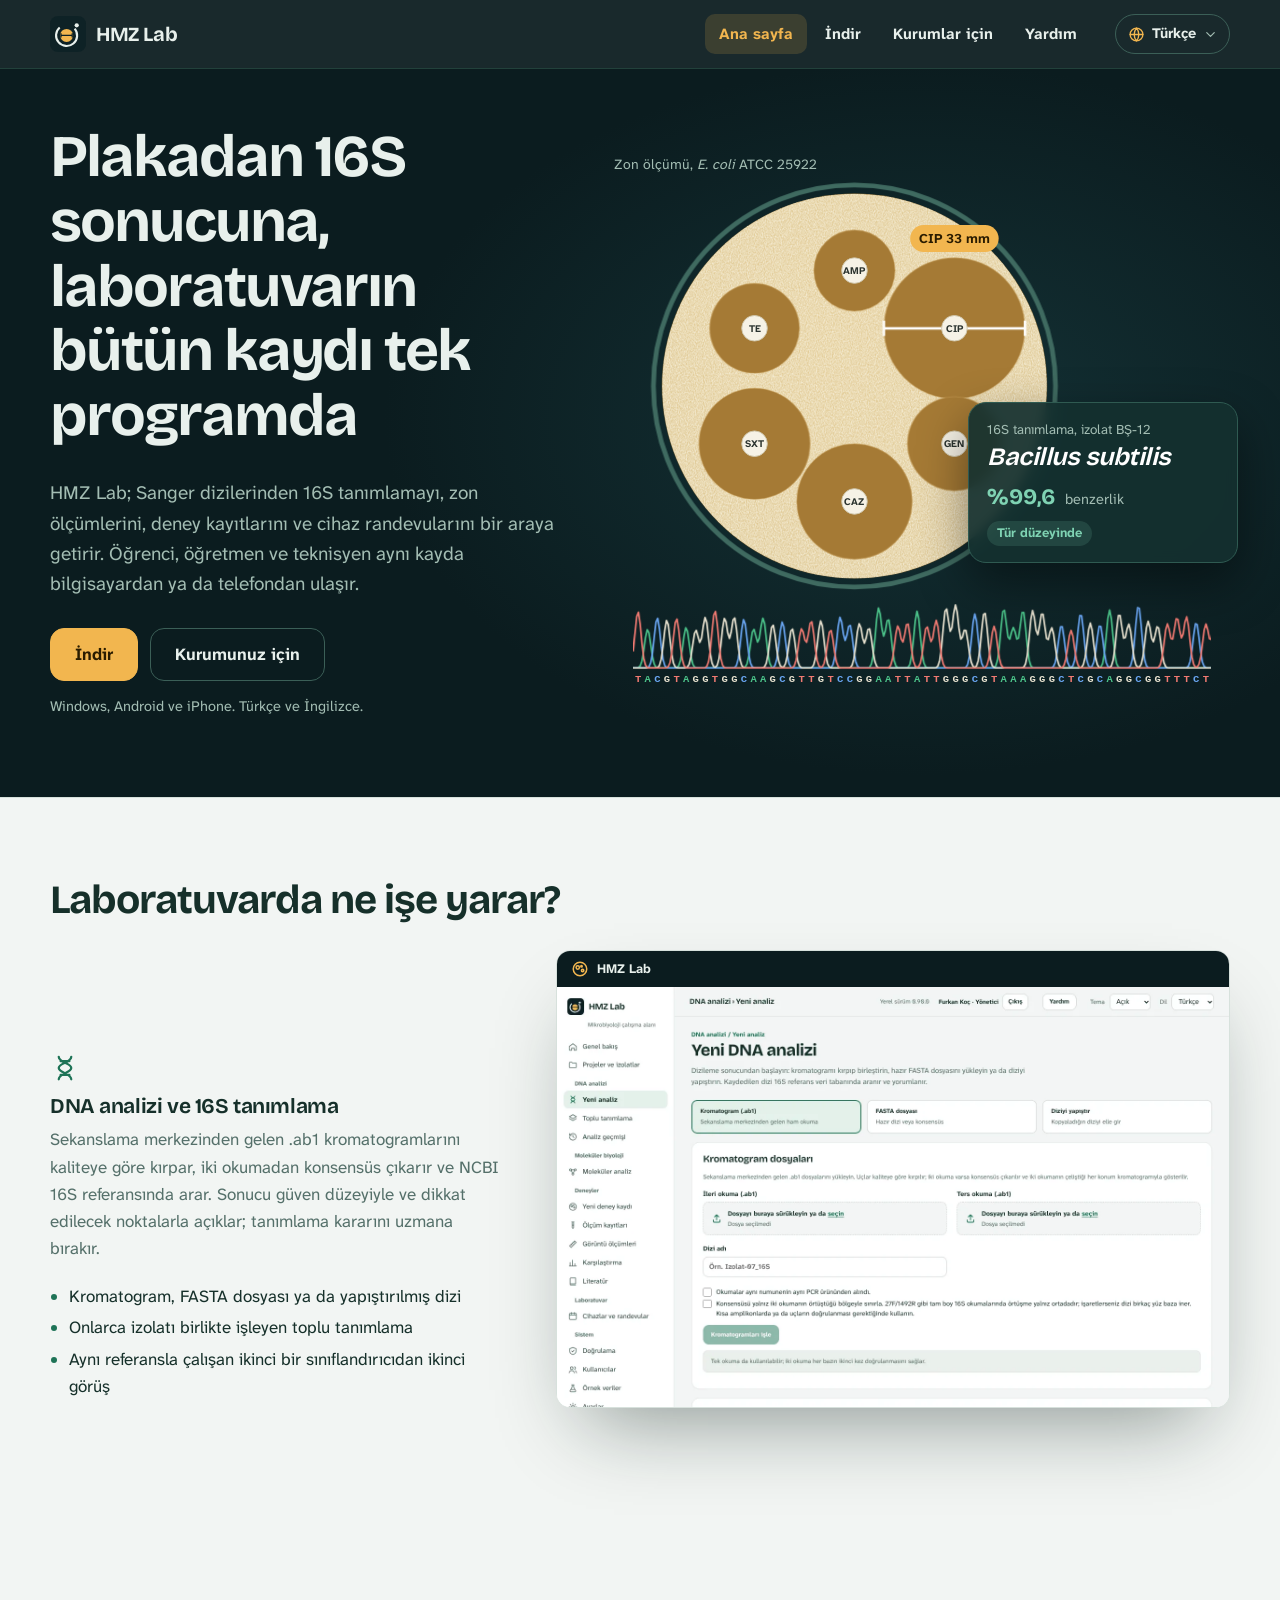
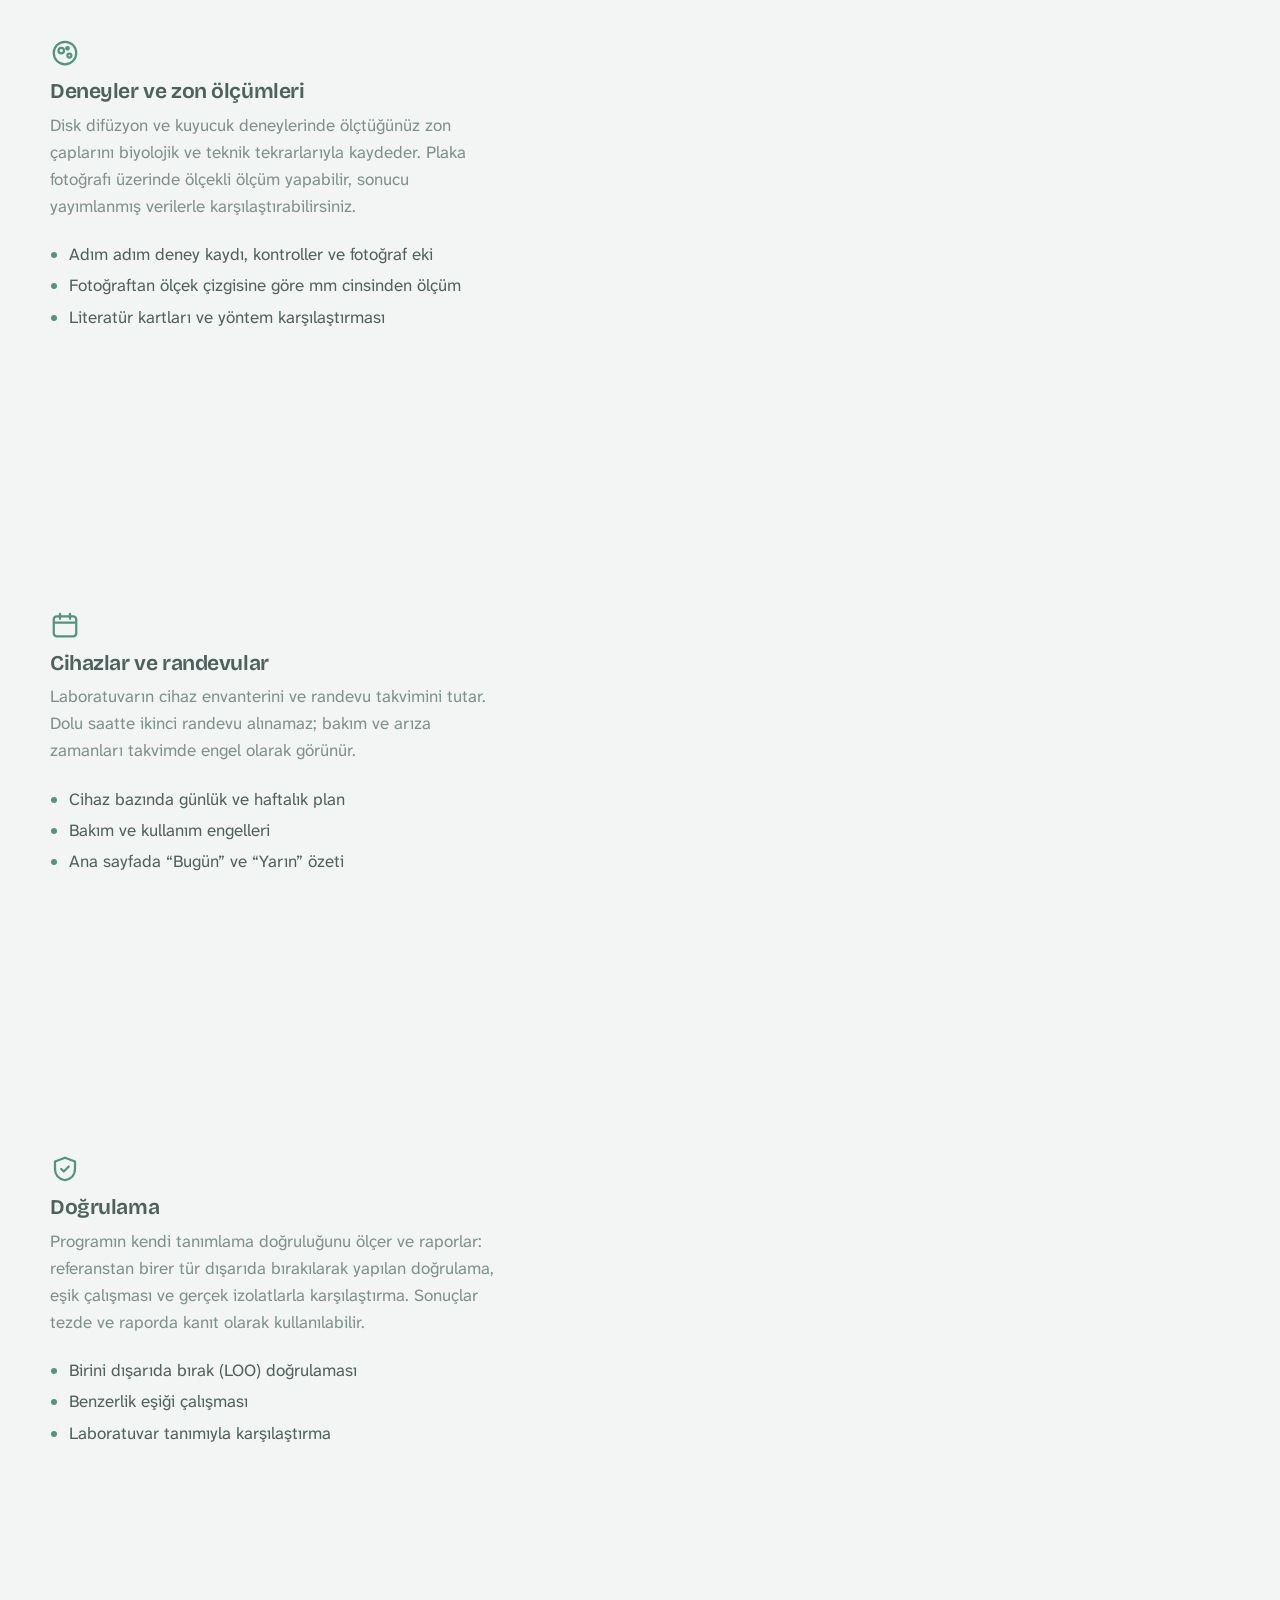
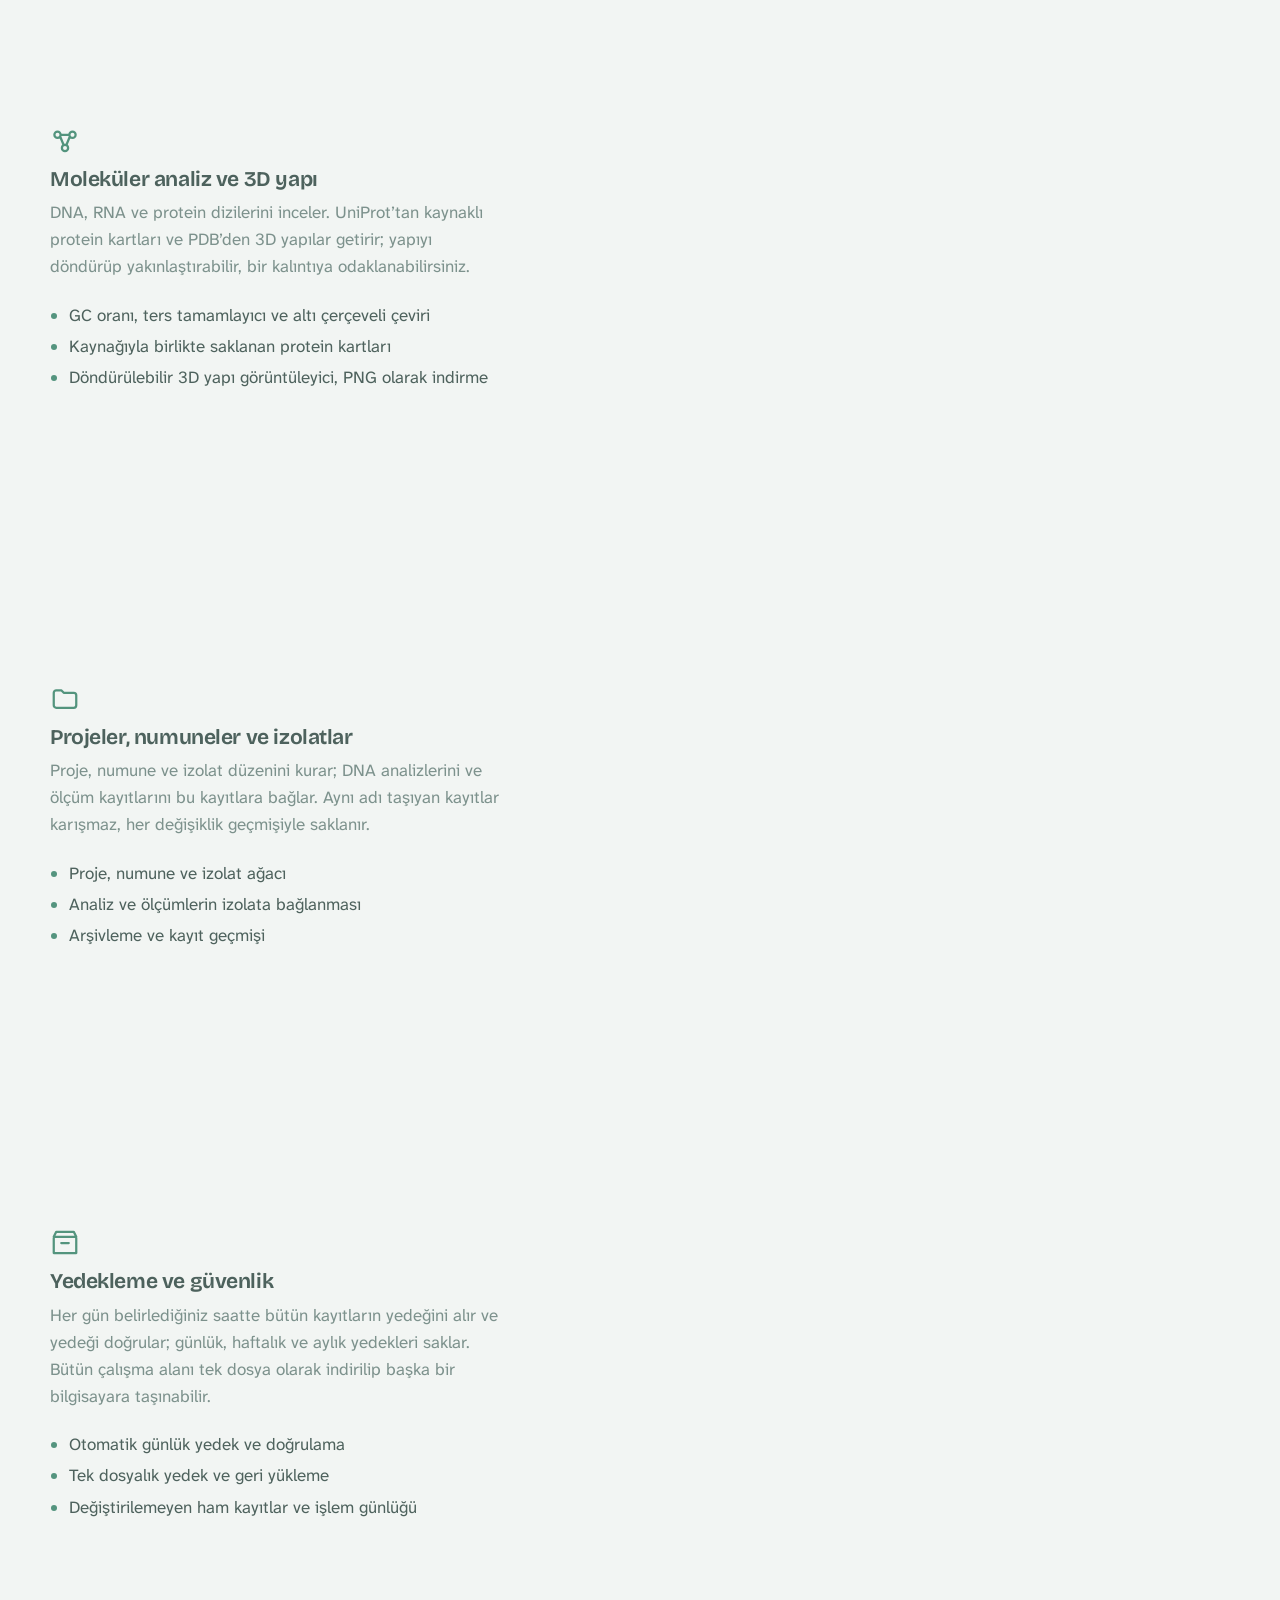
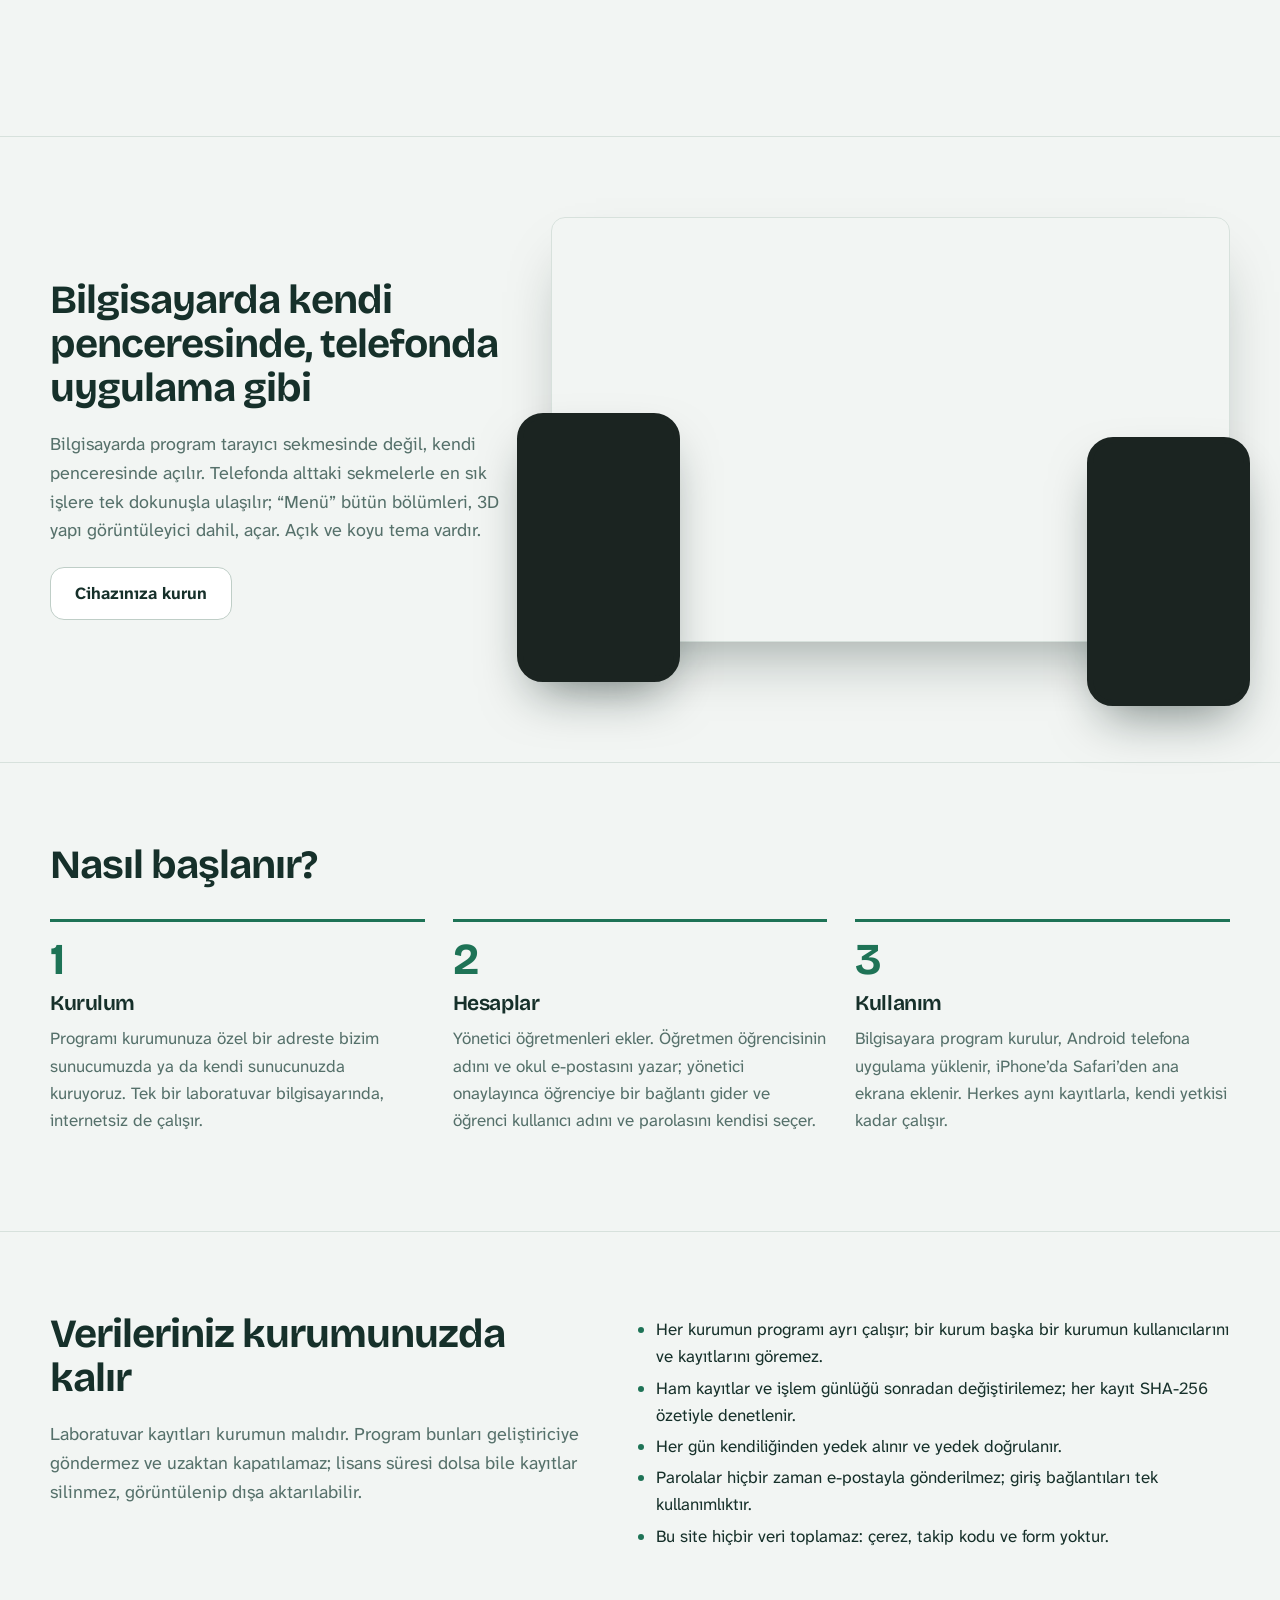
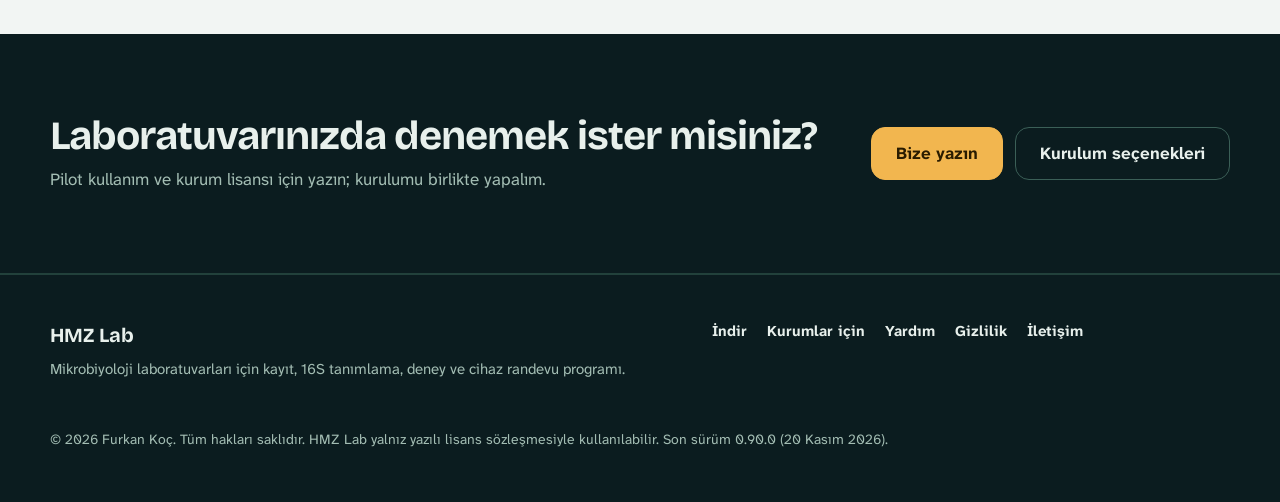
<file: index.html>
<!doctype html>
<!-- © 2026 Furkan Koç. Tüm hakları saklıdır. HMZ Lab tanıtım ve indirme sitesi. -->
<html lang="tr">
<head>
<meta charset="utf-8">
<meta name="viewport" content="width=device-width,initial-scale=1">
<meta http-equiv="Content-Security-Policy" content="default-src 'self'; img-src 'self' data:; style-src 'self'; font-src 'self'; script-src 'self'; object-src 'none'; base-uri 'none'; form-action 'none'">
<meta name="referrer" content="no-referrer">
<meta name="color-scheme" content="light dark">
<title>HMZ Lab: mikrobiyoloji laboratuvarının kayıt ve analiz programı</title>
<meta name="description" content="Sanger dizilerinden 16S tanımlama, zon ölçümleri, deney kayıtları, cihaz randevuları, moleküler analiz ve 3D yapı görüntüleme tek programda. Windows, Android ve iPhone.">
<link rel="alternate" hreflang="tr" href="index.html">
<link rel="alternate" hreflang="en" href="en.html">
<link rel="icon" href="simge.svg" type="image/svg+xml">
<link rel="icon" href="simge-192.png" sizes="192x192">
<link rel="apple-touch-icon" href="apple-touch-icon.png">
<link rel="stylesheet" href="stil.css">
<script src="site.js" defer></script>
</head>
<body>
<a class="atla" href="#icerik">İçeriğe geç</a>
<header class="ust"><div class="kap ust-ic">
<a class="marka" href="index.html"><img class="logo" src="simge-kucuk.svg" alt=""><span>HMZ Lab</span></a>
<nav class="nav" aria-label="Site"><a href="index.html" aria-current="page">Ana sayfa</a><a href="indir.html">İndir</a><a href="kurumlar.html">Kurumlar için</a><a href="yardim.html">Yardım</a></nav>
<details class="dil-secici"><summary aria-label="Dil: Türkçe"><svg class="dil-dunya" viewBox="0 0 24 24" aria-hidden="true"><circle cx="12" cy="12" r="9"/><path d="M3 12h18M12 3a14 14 0 0 1 0 18M12 3a14 14 0 0 0 0 18"/></svg><span class="dil-ad">Türkçe</span><span class="dil-kod">TR</span><svg class="dil-ok" viewBox="0 0 24 24" aria-hidden="true"><path d="m6 9 6 6 6-6"/></svg></summary><ul class="dil-liste"><li><a href="index.html" hreflang="tr" lang="tr" aria-current="true">Türkçe</a></li><li><a href="en.html" hreflang="en" lang="en">English</a></li></ul></details>
<details class="nav-tel"><summary>Menü</summary><nav aria-label="Site menüsü"><a href="index.html" aria-current="page">Ana sayfa</a><a href="indir.html">İndir</a><a href="kurumlar.html">Kurumlar için</a><a href="yardim.html">Yardım</a></nav></details>
</div></header>
<main id="icerik">
<section class="hero"><div class="kap hero-ic">
<div class="hero-metin">
<h1>Plakadan 16S sonucuna, laboratuvarın bütün kaydı tek programda</h1>
<p class="giris">HMZ Lab; Sanger dizilerinden 16S tanımlamayı, zon ölçümlerini, deney kayıtlarını ve cihaz randevularını bir araya getirir. Öğrenci, öğretmen ve teknisyen aynı kayda bilgisayardan ya da telefondan ulaşır.</p>
<div class="dugmeler"><a class="dugme" href="indir.html">İndir</a><a class="dugme ikincil" href="kurumlar.html">Kurumunuz için</a></div>
<p class="kucuk">Windows, Android ve iPhone. Türkçe ve İngilizce.</p>
</div>
<figure class="sahne oyna">
<p class="sahne-not s-not1">Zon ölçümü, <i>E. coli</i> ATCC 25922</p>
<svg class="sahne-svg" viewBox="0 0 640 560" role="img" aria-labelledby="sahneBaslik sahneAciklama"><title id="sahneBaslik">Plakadan 16S sonucuna</title><desc id="sahneAciklama">Agar plakasına altı antibiyotik diski konur, zonlar oluşur, siprofloksasin zonu 33 mm olarak ölçülür; ardından bir kromatogram çizilir ve izolat Bacillus subtilis olarak, yüzde 99,6 benzerlikle tanımlanır.</desc><defs><clipPath id="sAgar"><circle cx="250" cy="236" r="200"/></clipPath><filter id="sCim" x="0" y="0" width="100%" height="100%"><feTurbulence type="fractalNoise" baseFrequency="0.85" numOctaves="2" seed="11" result="g"/><feColorMatrix in="g" type="matrix" values="0 0 0 0 0.93  0 0 0 0 0.87  0 0 0 0 0.70  0 0 0 1.6 -0.35"/></filter><radialGradient id="sAgarRenk" cx="42%" cy="38%" r="70%"><stop offset="0" class="s-agar1"/><stop offset="1" class="s-agar2"/></radialGradient></defs><g class="s-plaka"><circle cx="250" cy="236" r="209" class="s-kenar"/><circle cx="250" cy="236" r="200" fill="url(#sAgarRenk)"/></g><g clip-path="url(#sAgar)"><g class="s-cim"><circle cx="250" cy="236" r="200" class="s-cim-zemin"/><rect x="50" y="36" width="400" height="400" filter="url(#sCim)"/></g><circle cx="250.0" cy="116.0" r="42.2" class="s-zon i0"/><circle cx="353.9" cy="176.0" r="73.3" class="s-zon i1"/><circle cx="353.9" cy="296.0" r="48.9" class="s-zon i2"/><circle cx="250.0" cy="356.0" r="60.0" class="s-zon i3"/><circle cx="146.1" cy="296.0" r="57.8" class="s-zon i4"/><circle cx="146.1" cy="176.0" r="46.7" class="s-zon i5"/></g><g class="s-olcum"><line x1="280.6" y1="176.0" x2="427.3" y2="176.0" pathLength="1" class="s-cizgi"/><line x1="280.6" y1="168.0" x2="280.6" y2="184.0" class="s-uc"/><line x1="427.3" y1="168.0" x2="427.3" y2="184.0" class="s-uc"/></g><g class="s-disk i0"><circle cx="250.0" cy="116.0" r="13.3"/><text x="250.0" y="119.6" text-anchor="middle">AMP</text></g><g class="s-disk i1"><circle cx="353.9" cy="176.0" r="13.3"/><text x="353.9" y="179.6" text-anchor="middle">CIP</text></g><g class="s-disk i2"><circle cx="353.9" cy="296.0" r="13.3"/><text x="353.9" y="299.6" text-anchor="middle">GEN</text></g><g class="s-disk i3"><circle cx="250.0" cy="356.0" r="13.3"/><text x="250.0" y="359.6" text-anchor="middle">CAZ</text></g><g class="s-disk i4"><circle cx="146.1" cy="296.0" r="13.3"/><text x="146.1" y="299.6" text-anchor="middle">SXT</text></g><g class="s-disk i5"><circle cx="146.1" cy="176.0" r="13.3"/><text x="146.1" y="179.6" text-anchor="middle">TE</text></g><g class="s-etiket"><rect x="307.9" y="68.7" width="92" height="28" rx="14"/><text x="353.9" y="87.7" text-anchor="middle">CIP 33 mm</text></g><svg class="s-kroma" x="20" y="452" width="600" height="96" viewBox="0 0 659 112" preserveAspectRatio="none"><path d="M0,90.0 L2,90.0 L4,89.9 L6,89.4 L8,87.4 L10,81.4 L12,69.2 L14,53.4 L16,43.5 L18,47.2 L20,61.5 L22,76.3 L24,85.2 L26,88.8 L28,89.8 L30,90.0 L32,90.0 L34,90.0 L36,90.0 L38,90.0 L40,90.0 L42,90.0 L44,90.0 L46,90.0 L48,89.9 L50,89.4 L52,87.2 L54,80.8 L56,67.8 L58,51.3 L60,41.1 L62,45.4 L64,60.5 L66,75.9 L68,85.1 L70,88.8 L72,89.8 L74,90.0 L76,90.0 L78,90.0 L80,90.0 L82,90.0 L84,90.0 L86,90.0 L88,90.0 L90,90.0 L92,90.0 L94,90.0 L96,90.0 L98,90.0 L100,90.0 L102,90.0 L104,90.0 L106,90.0 L108,90.0 L110,90.0 L112,90.0 L114,90.0 L116,90.0 L118,90.0 L120,90.0 L122,90.0 L124,90.0 L126,89.7 L128,88.6 L130,84.8 L132,75.4 L134,60.3 L136,46.4 L138,43.1 L140,51.0 L142,58.6 L144,54.0 L146,39.4 L148,29.5 L150,35.9 L152,54.8 L154,73.4 L156,84.3 L158,88.6 L160,89.7 L162,90.0 L164,90.0 L166,90.0 L168,90.0 L170,90.0 L172,90.0 L174,90.0 L176,90.0 L178,90.0 L180,90.0 L182,90.0 L184,90.0 L186,90.0 L188,90.0 L190,90.0 L192,90.0 L194,90.0 L196,90.0 L198,90.0 L200,90.0 L202,90.0 L204,90.0 L206,90.0 L208,90.0 L210,90.0 L212,90.0 L214,90.0 L216,90.0 L218,90.0 L220,90.0 L222,90.0 L224,90.0 L226,90.0 L228,90.0 L230,90.0 L232,90.0 L234,90.0 L236,90.0 L238,90.0 L240,90.0 L242,90.0 L244,90.0 L246,90.0 L248,90.0 L250,90.0 L252,90.0 L254,90.0 L256,90.0 L258,90.0 L260,90.0 L262,90.0 L264,90.0 L266,90.0 L268,89.8 L270,88.9 L272,85.3 L274,74.8 L276,54.7 L278,30.5 L280,17.2 L282,24.3 L284,42.0 L286,51.4 L288,44.6 L290,32.5 L292,31.8 L294,46.6 L296,66.5 L298,80.8 L300,87.4 L302,89.5 L304,89.9 L306,90.0 L308,90.0 L310,90.0 L312,89.8 L314,89.0 L316,85.4 L318,75.2 L320,55.9 L322,33.0 L324,21.1 L326,29.7 L328,51.8 L330,72.5 L332,84.2 L334,88.6 L336,89.8 L338,90.0 L340,90.0 L342,90.0 L344,90.0 L346,90.0 L348,90.0 L350,90.0 L352,90.0 L354,90.0 L356,90.0 L358,90.0 L360,90.0 L362,90.0 L364,90.0 L366,90.0 L368,90.0 L370,90.0 L372,90.0 L374,90.0 L376,90.0 L378,90.0 L380,90.0 L382,90.0 L384,90.0 L386,90.0 L388,90.0 L390,90.0 L392,90.0 L394,90.0 L396,90.0 L398,90.0 L400,90.0 L402,90.0 L404,90.0 L406,90.0 L408,90.0 L410,89.9 L412,89.5 L414,87.4 L416,80.5 L418,64.7 L420,41.1 L422,21.5 L424,20.0 L426,35.8 L428,52.3 L430,55.0 L432,46.6 L434,40.8 L436,46.0 L438,55.0 L440,53.7 L442,38.6 L444,22.7 L446,22.8 L448,41.0 L450,64.1 L452,80.1 L454,87.3 L456,89.5 L458,89.9 L460,90.0 L462,90.0 L464,90.0 L466,90.0 L468,90.0 L470,90.0 L472,90.0 L474,90.0 L476,90.0 L478,90.0 L480,90.0 L482,90.0 L484,90.0 L486,90.0 L488,90.0 L490,90.0 L492,90.0 L494,90.0 L496,90.0 L498,90.0 L500,90.0 L502,90.0 L504,90.0 L506,90.0 L508,90.0 L510,90.0 L512,90.0 L514,90.0 L516,90.0 L518,90.0 L520,90.0 L522,90.0 L524,90.0 L526,90.0 L528,90.0 L530,90.0 L532,89.8 L534,88.7 L536,84.6 L538,73.2 L540,52.6 L542,29.7 L544,19.6 L546,30.5 L548,53.7 L550,73.9 L552,84.9 L554,88.8 L556,89.8 L558,90.0 L560,90.0 L562,90.0 L564,90.0 L566,90.0 L568,90.0 L570,90.0 L572,90.0 L574,90.0 L576,90.0 L578,90.0 L580,90.0 L582,90.0 L584,90.0 L586,90.0 L588,90.0 L590,90.0 L592,90.0 L594,90.0 L596,90.0 L598,90.0 L600,90.0 L602,90.0 L604,90.0 L606,90.0 L608,90.0 L610,90.0 L612,90.0 L614,90.0 L616,90.0 L618,90.0 L620,90.0 L622,90.0 L624,90.0 L626,90.0 L628,90.0 L630,90.0 L632,90.0 L634,90.0 L636,90.0 L638,90.0 L640,90.0 L642,90.0 L644,90.0 L646,90.0 L648,90.0 L650,90.0 L652,90.0 L654,90.0 L656,90.0 L658,90.0 L660,90.0 L662,90.0 L664,89.8 L666,88.6 L668,84.1 L670,72.1 L672,50.9 L674,28.2 L676,19.0 L678,29.6 L680,47.7 L682,56.0 L684,50.2 L686,42.0 L688,44.3 L690,58.0 L692,73.7 L694,84.0 L696,88.4 L698,89.7 L700,90.0 L702,90.0 L704,90.0 L706,90.0 L708,90.0 L710,90.0 L712,90.0 L714,90.0 L716,90.0 L718,90.0 L720,90.0 L722,90.0 L724,90.0 L726,90.0 L728,90.0 L730,90.0 L732,90.0 L734,90.0 L736,90.0 L738,90.0 L740,89.9 L742,89.5 L744,87.5 L746,81.1 L748,67.4 L750,48.6 L752,35.1 L754,37.3 L756,53.4 L758,71.6 L760,83.3 L762,88.2 L764,89.7 L766,90.0 L768,90.0 L770,90.0 L772,90.0 L774,90.0 L776,90.0 L778,90.0 L780,90.0 L782,90.0 L784,90.0 L786,90.0 L788,90.0 L790,90.0 L792,90.0 L794,90.0 L796,89.7 L798,88.4 L800,83.7 L802,71.3 L804,50.0 L806,28.2 L808,20.3 L810,31.2 L812,47.1 L814,50.6 L816,39.4 L818,28.0 L820,31.0 L822,46.1 L824,57.9 L826,56.6 L828,47.6 L830,44.5 L832,53.5 L834,68.7 L836,81.0 L838,87.3 L840,89.4 L842,89.9 L844,90.0 L846,90.0 L848,90.0 L850,90.0 L852,90.0 L854,90.0 L856,90.0 L858,90.0 L860,90.0 L862,90.0 L864,90.0 L866,90.0 L868,90.0 L870,90.0 L872,90.0 L874,90.0 L876,90.0 L878,90.0 L880,90.0 L882,90.0 L884,90.0 L886,90.0 L888,90.0 L890,90.0 L892,90.0 L894,90.0 L896,90.0 L898,90.0 L900,90.0 L902,90.0 L904,90.0 L906,90.0 L908,90.0 L910,90.0 L912,90.0 L914,90.0 L916,90.0 L918,90.0 L920,90.0 L922,90.0 L924,90.0 L926,90.0 L928,90.0 L930,90.0 L932,90.0 L934,90.0 L936,90.0 L938,90.0 L940,90.0 L942,90.0 L944,90.0 L946,90.0 L948,90.0 L950,89.7 L952,88.5 L954,84.2 L956,73.3 L958,55.2 L960,37.5 L962,32.1 L964,41.8 L966,53.9 L968,54.0 L970,42.0 L972,32.0 L974,36.8 L976,54.4 L978,72.7 L980,83.9 L982,88.5 L984,89.7 L986,90.0 L988,90.0 L990,90.0 L992,90.0 L994,90.0 L996,90.0 L998,90.0 L1000,90.0" pathLength="1" class="s-iz s-A"/><path d="M0,90.0 L2,90.0 L4,90.0 L6,90.0 L8,90.0 L10,90.0 L12,90.0 L14,90.0 L16,89.7 L18,88.4 L20,83.6 L22,71.8 L24,52.6 L26,34.2 L28,29.7 L30,42.9 L32,63.4 L34,79.1 L36,86.8 L38,89.3 L40,89.9 L42,90.0 L44,90.0 L46,90.0 L48,90.0 L50,90.0 L52,90.0 L54,90.0 L56,90.0 L58,90.0 L60,90.0 L62,90.0 L64,90.0 L66,90.0 L68,90.0 L70,90.0 L72,90.0 L74,90.0 L76,90.0 L78,90.0 L80,90.0 L82,90.0 L84,90.0 L86,90.0 L88,90.0 L90,90.0 L92,90.0 L94,90.0 L96,90.0 L98,90.0 L100,90.0 L102,90.0 L104,90.0 L106,90.0 L108,90.0 L110,90.0 L112,90.0 L114,89.9 L116,89.2 L118,86.5 L120,78.6 L122,62.7 L124,43.0 L126,31.3 L128,36.9 L130,55.3 L132,73.6 L134,84.4 L136,88.6 L138,89.8 L140,90.0 L142,90.0 L144,90.0 L146,90.0 L148,90.0 L150,90.0 L152,90.0 L154,90.0 L156,90.0 L158,89.9 L160,89.3 L162,86.6 L164,78.9 L166,63.8 L168,45.1 L170,34.3 L172,40.0 L174,57.5 L176,74.7 L178,84.8 L180,88.7 L182,89.8 L184,90.0 L186,90.0 L188,90.0 L190,90.0 L192,90.0 L194,90.0 L196,90.0 L198,90.0 L200,90.0 L202,90.0 L204,90.0 L206,90.0 L208,90.0 L210,90.0 L212,90.0 L214,90.0 L216,90.0 L218,90.0 L220,90.0 L222,90.0 L224,89.9 L226,89.1 L228,86.1 L230,77.5 L232,60.6 L234,40.1 L236,28.5 L238,34.1 L240,48.9 L242,56.6 L244,50.3 L246,39.4 L248,38.4 L250,51.3 L252,68.9 L254,81.7 L256,87.6 L258,89.5 L260,89.9 L262,90.0 L264,90.0 L266,90.0 L268,90.0 L270,90.0 L272,90.0 L274,90.0 L276,90.0 L278,90.0 L280,90.0 L282,90.0 L284,90.0 L286,90.0 L288,90.0 L290,90.0 L292,90.0 L294,90.0 L296,90.0 L298,90.0 L300,90.0 L302,90.0 L304,90.0 L306,90.0 L308,90.0 L310,90.0 L312,90.0 L314,90.0 L316,90.0 L318,90.0 L320,90.0 L322,90.0 L324,90.0 L326,90.0 L328,90.0 L330,90.0 L332,90.0 L334,90.0 L336,90.0 L338,90.0 L340,90.0 L342,90.0 L344,90.0 L346,90.0 L348,90.0 L350,90.0 L352,90.0 L354,90.0 L356,90.0 L358,90.0 L360,90.0 L362,90.0 L364,90.0 L366,90.0 L368,90.0 L370,90.0 L372,90.0 L374,90.0 L376,90.0 L378,89.8 L380,88.9 L382,85.4 L384,75.5 L386,56.9 L388,35.2 L390,24.4 L392,33.2 L394,54.4 L396,73.9 L398,84.7 L400,88.7 L402,89.8 L404,90.0 L406,90.0 L408,90.0 L410,90.0 L412,90.0 L414,90.0 L416,90.0 L418,90.0 L420,90.0 L422,90.0 L424,90.0 L426,90.0 L428,90.0 L430,90.0 L432,90.0 L434,90.0 L436,90.0 L438,90.0 L440,90.0 L442,90.0 L444,90.0 L446,90.0 L448,90.0 L450,90.0 L452,90.0 L454,90.0 L456,90.0 L458,90.0 L460,90.0 L462,90.0 L464,90.0 L466,90.0 L468,90.0 L470,90.0 L472,90.0 L474,90.0 L476,89.9 L478,89.6 L480,88.0 L482,82.9 L484,71.1 L486,53.9 L488,40.0 L490,39.9 L492,53.7 L494,70.9 L496,82.8 L498,87.9 L500,89.1 L502,87.4 L504,80.8 L506,65.8 L508,43.9 L510,26.3 L512,26.5 L514,44.1 L516,66.0 L518,80.9 L520,87.5 L522,89.1 L524,87.9 L526,82.6 L528,70.6 L530,53.1 L532,39.3 L534,39.6 L536,53.7 L538,71.1 L540,82.9 L542,88.1 L544,89.6 L546,89.9 L548,90.0 L550,90.0 L552,90.0 L554,90.0 L556,90.0 L558,90.0 L560,90.0 L562,90.0 L564,89.9 L566,89.4 L568,87.0 L570,79.1 L572,61.5 L574,36.3 L576,16.7 L578,17.6 L580,38.2 L582,63.2 L584,80.0 L586,87.3 L588,89.5 L590,89.9 L592,90.0 L594,90.0 L596,90.0 L598,90.0 L600,90.0 L602,90.0 L604,90.0 L606,90.0 L608,90.0 L610,90.0 L612,90.0 L614,90.0 L616,90.0 L618,90.0 L620,90.0 L622,90.0 L624,90.0 L626,90.0 L628,90.0 L630,89.9 L632,89.5 L634,87.7 L636,81.7 L638,68.6 L640,50.1 L642,36.2 L644,37.4 L646,52.8 L648,71.0 L650,83.0 L652,88.1 L654,89.6 L656,89.9 L658,90.0 L660,90.0 L662,90.0 L664,90.0 L666,90.0 L668,90.0 L670,90.0 L672,90.0 L674,90.0 L676,90.0 L678,90.0 L680,90.0 L682,90.0 L684,90.0 L686,90.0 L688,90.0 L690,90.0 L692,90.0 L694,90.0 L696,90.0 L698,90.0 L700,90.0 L702,90.0 L704,90.0 L706,90.0 L708,89.8 L710,89.0 L712,85.9 L714,77.8 L716,63.6 L718,48.6 L720,43.1 L722,51.5 L724,67.1 L726,80.2 L728,86.9 L730,89.3 L732,89.9 L734,90.0 L736,90.0 L738,90.0 L740,90.0 L742,90.0 L744,90.0 L746,90.0 L748,90.0 L750,90.0 L752,90.0 L754,90.0 L756,90.0 L758,90.0 L760,90.0 L762,90.0 L764,90.0 L766,90.0 L768,90.0 L770,90.0 L772,90.0 L774,90.0 L776,90.0 L778,90.0 L780,90.0 L782,90.0 L784,90.0 L786,90.0 L788,90.0 L790,90.0 L792,90.0 L794,90.0 L796,90.0 L798,90.0 L800,90.0 L802,90.0 L804,90.0 L806,90.0 L808,90.0 L810,90.0 L812,90.0 L814,90.0 L816,90.0 L818,90.0 L820,90.0 L822,90.0 L824,90.0 L826,90.0 L828,90.0 L830,90.0 L832,90.0 L834,90.0 L836,90.0 L838,90.0 L840,89.7 L842,88.4 L844,83.6 L846,71.2 L848,50.1 L850,28.7 L852,21.4 L854,32.7 L856,49.2 L858,54.2 L860,45.5 L862,36.2 L864,39.0 L866,51.2 L868,58.9 L870,53.6 L872,41.8 L874,37.4 L876,45.0 L878,53.4 L880,48.4 L882,30.3 L884,15.6 L886,19.6 L888,38.3 L890,53.2 L892,53.0 L894,44.0 L896,41.2 L898,51.3 L900,67.7 L902,80.7 L904,87.2 L906,89.4 L908,89.9 L910,90.0 L912,90.0 L914,90.0 L916,89.9 L918,89.2 L920,86.4 L922,77.6 L924,59.5 L926,35.6 L928,19.8 L930,24.5 L932,45.8 L934,68.4 L936,82.4 L938,88.0 L940,89.0 L942,87.1 L944,80.4 L946,66.5 L948,48.2 L950,36.3 L952,40.1 L954,56.4 L956,73.7 L958,84.2 L960,88.5 L962,89.7 L964,90.0 L966,90.0 L968,90.0 L970,90.0 L972,89.7 L974,88.6 L976,84.4 L978,73.9 L980,56.6 L982,39.7 L984,34.8 L986,44.4 L988,56.7 L990,58.4 L992,49.0 L994,40.9 L996,45.1 L998,60.1 L1000,75.5" pathLength="1" class="s-iz s-C"/><path d="M0,90.0 L2,90.0 L4,90.0 L6,90.0 L8,90.0 L10,90.0 L12,90.0 L14,90.0 L16,90.0 L18,90.0 L20,90.0 L22,90.0 L24,90.0 L26,89.9 L28,89.3 L30,86.8 L32,79.2 L34,64.0 L36,44.5 L38,32.3 L40,37.1 L42,54.9 L44,73.2 L46,84.2 L48,88.5 L50,89.7 L52,90.0 L54,90.0 L56,90.0 L58,90.0 L60,89.8 L62,88.7 L64,85.1 L66,76.2 L68,61.7 L70,47.9 L72,44.3 L74,51.7 L76,58.9 L78,54.2 L80,39.3 L82,28.7 L84,34.6 L86,53.5 L88,72.6 L90,84.0 L92,88.4 L94,89.0 L96,86.5 L98,78.5 L100,62.4 L102,42.2 L104,29.8 L106,34.0 L108,47.6 L110,54.1 L112,45.6 L114,31.8 L116,29.4 L118,43.5 L120,64.1 L122,79.6 L124,87.0 L126,89.4 L128,89.9 L130,90.0 L132,90.0 L134,90.0 L136,90.0 L138,90.0 L140,90.0 L142,90.0 L144,90.0 L146,90.0 L148,89.7 L150,88.4 L152,84.0 L154,73.3 L156,56.4 L158,40.9 L160,38.1 L162,50.3 L164,68.0 L166,81.2 L168,87.4 L170,89.2 L172,88.5 L174,84.5 L176,74.7 L178,59.2 L180,45.2 L182,42.8 L184,54.1 L186,70.2 L188,82.1 L190,87.7 L192,89.5 L194,89.9 L196,90.0 L198,90.0 L200,90.0 L202,89.9 L204,89.2 L206,86.4 L208,78.4 L210,62.7 L212,43.5 L214,32.8 L216,39.0 L218,57.1 L220,74.7 L222,84.8 L224,88.7 L226,89.8 L228,90.0 L230,90.0 L232,90.0 L234,90.0 L236,90.0 L238,90.0 L240,90.0 L242,90.0 L244,90.0 L246,89.9 L248,89.2 L250,86.6 L252,78.9 L254,64.1 L256,46.2 L258,36.2 L260,41.1 L262,53.8 L264,60.0 L266,53.6 L268,43.3 L270,42.5 L272,54.5 L274,70.7 L276,82.4 L278,87.8 L280,89.6 L282,89.9 L284,90.0 L286,90.0 L288,90.0 L290,90.0 L292,90.0 L294,90.0 L296,90.0 L298,90.0 L300,90.0 L302,90.0 L304,90.0 L306,90.0 L308,90.0 L310,90.0 L312,90.0 L314,90.0 L316,90.0 L318,90.0 L320,90.0 L322,90.0 L324,90.0 L326,90.0 L328,90.0 L330,90.0 L332,90.0 L334,90.0 L336,90.0 L338,90.0 L340,90.0 L342,90.0 L344,89.9 L346,89.5 L348,87.5 L350,80.8 L352,65.1 L354,41.4 L356,21.0 L358,18.4 L360,32.7 L362,45.5 L364,41.1 L366,23.8 L368,13.3 L370,22.5 L372,42.6 L374,55.0 L376,52.4 L378,44.2 L380,44.6 L382,56.6 L384,72.2 L386,83.1 L388,88.0 L390,89.1 L392,87.5 L394,81.1 L396,66.1 L398,43.7 L400,25.0 L402,23.9 L404,41.4 L406,64.1 L408,80.0 L410,87.2 L412,89.4 L414,89.9 L416,90.0 L418,90.0 L420,90.0 L422,90.0 L424,90.0 L426,90.0 L428,90.0 L430,90.0 L432,90.0 L434,90.0 L436,90.0 L438,90.0 L440,90.0 L442,90.0 L444,89.8 L446,88.8 L448,84.9 L450,74.2 L452,54.2 L454,31.4 L456,20.2 L458,28.2 L460,44.2 L462,49.6 L464,38.8 L466,24.9 L468,24.9 L470,39.8 L472,54.3 L474,55.5 L476,46.4 L478,41.1 L480,48.7 L482,64.5 L484,78.6 L486,86.3 L488,89.1 L490,89.9 L492,90.0 L494,90.0 L496,90.0 L498,90.0 L500,90.0 L502,90.0 L504,90.0 L506,90.0 L508,90.0 L510,89.8 L512,89.0 L514,85.8 L516,77.1 L518,61.2 L520,43.5 L522,35.5 L524,43.8 L526,61.7 L528,77.4 L530,86.0 L532,89.1 L534,89.8 L536,90.0 L538,90.0 L540,90.0 L542,89.9 L544,89.5 L546,87.4 L548,80.6 L550,65.5 L552,43.7 L554,26.4 L556,26.2 L558,40.8 L560,53.9 L562,53.0 L564,42.2 L566,36.7 L568,45.5 L570,62.9 L572,78.1 L574,86.2 L576,88.9 L578,88.8 L580,85.5 L582,76.3 L584,59.6 L586,41.3 L588,33.2 L590,40.6 L592,53.9 L594,58.2 L596,49.9 L598,40.0 L600,41.5 L602,55.6 L604,72.3 L606,83.4 L608,88.2 L610,89.7 L612,90.0 L614,90.0 L616,90.0 L618,90.0 L620,90.0 L622,90.0 L624,90.0 L626,90.0 L628,90.0 L630,90.0 L632,90.0 L634,90.0 L636,90.0 L638,90.0 L640,90.0 L642,90.0 L644,90.0 L646,90.0 L648,90.0 L650,90.0 L652,90.0 L654,90.0 L656,90.0 L658,90.0 L660,90.0 L662,90.0 L664,90.0 L666,90.0 L668,90.0 L670,90.0 L672,90.0 L674,90.0 L676,90.0 L678,90.0 L680,90.0 L682,90.0 L684,90.0 L686,89.8 L688,89.1 L690,86.1 L692,78.4 L694,64.8 L696,50.4 L698,44.9 L700,52.8 L702,67.9 L704,80.4 L706,87.0 L708,89.3 L710,89.9 L712,90.0 L714,90.0 L716,90.0 L718,90.0 L720,90.0 L722,90.0 L724,90.0 L726,90.0 L728,90.0 L730,89.8 L732,88.6 L734,84.4 L736,73.1 L738,53.6 L740,33.2 L742,25.7 L744,37.4 L746,58.9 L748,76.7 L750,85.9 L752,89.1 L754,89.8 L756,90.0 L758,90.0 L760,90.0 L762,89.9 L764,89.4 L766,87.1 L768,79.8 L770,64.2 L772,42.8 L774,27.6 L776,30.3 L778,48.7 L780,69.3 L782,82.5 L784,88.0 L786,89.1 L788,87.4 L790,81.1 L792,67.7 L794,49.5 L796,36.6 L798,39.1 L800,54.9 L802,72.5 L804,83.7 L806,88.3 L808,89.7 L810,90.0 L812,90.0 L814,90.0 L816,90.0 L818,90.0 L820,90.0 L822,90.0 L824,90.0 L826,90.0 L828,89.9 L830,89.5 L832,87.6 L834,81.7 L836,69.3 L838,52.5 L840,41.0 L842,43.6 L844,58.2 L846,74.3 L848,84.4 L850,88.5 L852,89.7 L854,90.0 L856,90.0 L858,90.0 L860,90.0 L862,90.0 L864,90.0 L866,90.0 L868,90.0 L870,90.0 L872,90.0 L874,90.0 L876,90.0 L878,90.0 L880,90.0 L882,90.0 L884,90.0 L886,90.0 L888,90.0 L890,90.0 L892,90.0 L894,89.9 L896,89.5 L898,87.4 L900,81.2 L902,68.3 L904,51.2 L906,39.6 L908,41.8 L910,53.3 L912,60.4 L914,55.2 L916,44.1 L918,40.9 L920,51.1 L922,67.6 L924,80.7 L926,87.2 L928,89.4 L930,89.9 L932,90.0 L934,90.0 L936,90.0 L938,90.0 L940,90.0 L942,90.0 L944,90.0 L946,90.0 L948,90.0 L950,90.0 L952,90.0 L954,90.0 L956,90.0 L958,90.0 L960,90.0 L962,90.0 L964,90.0 L966,90.0 L968,90.0 L970,90.0 L972,90.0 L974,90.0 L976,90.0 L978,90.0 L980,90.0 L982,90.0 L984,90.0 L986,90.0 L988,90.0 L990,90.0 L992,90.0 L994,90.0 L996,90.0 L998,90.0 L1000,90.0" pathLength="1" class="s-iz s-G"/><path d="M0,69.9 L2,48.3 L4,27.6 L6,22.4 L8,37.0 L10,60.0 L12,77.7 L14,86.3 L16,89.2 L18,89.9 L20,90.0 L22,90.0 L24,90.0 L26,90.0 L28,90.0 L30,90.0 L32,90.0 L34,90.0 L36,90.0 L38,89.7 L40,88.4 L42,83.6 L44,71.9 L46,52.8 L48,34.8 L50,30.6 L52,43.8 L54,64.0 L56,79.4 L58,86.9 L60,89.3 L62,89.9 L64,90.0 L66,90.0 L68,90.0 L70,90.0 L72,90.0 L74,90.0 L76,90.0 L78,90.0 L80,90.0 L82,89.6 L84,88.1 L86,82.4 L88,68.7 L90,46.5 L92,25.8 L94,21.4 L96,37.0 L98,60.4 L100,78.0 L102,86.5 L104,89.3 L106,89.9 L108,90.0 L110,90.0 L112,90.0 L114,90.0 L116,90.0 L118,90.0 L120,90.0 L122,90.0 L124,90.0 L126,90.0 L128,90.0 L130,90.0 L132,90.0 L134,90.0 L136,90.0 L138,90.0 L140,90.0 L142,90.0 L144,90.0 L146,90.0 L148,90.0 L150,90.0 L152,90.0 L154,90.0 L156,90.0 L158,90.0 L160,90.0 L162,90.0 L164,90.0 L166,90.0 L168,90.0 L170,90.0 L172,90.0 L174,90.0 L176,90.0 L178,90.0 L180,89.9 L182,89.4 L184,87.1 L186,80.5 L188,67.6 L190,51.7 L192,42.4 L194,46.0 L196,56.0 L198,58.9 L200,48.9 L202,35.7 L204,33.9 L206,47.5 L208,66.7 L210,80.7 L212,87.3 L214,89.2 L216,88.5 L218,84.5 L220,74.9 L222,59.8 L224,46.3 L226,44.4 L228,55.5 L230,71.1 L232,82.5 L234,87.9 L236,89.6 L238,89.9 L240,90.0 L242,90.0 L244,90.0 L246,90.0 L248,90.0 L250,90.0 L252,90.0 L254,90.0 L256,90.0 L258,90.0 L260,90.0 L262,90.0 L264,90.0 L266,90.0 L268,90.0 L270,90.0 L272,90.0 L274,90.0 L276,90.0 L278,90.0 L280,90.0 L282,90.0 L284,90.0 L286,90.0 L288,90.0 L290,89.9 L292,89.2 L294,86.6 L296,79.3 L298,65.1 L300,48.2 L302,39.0 L304,43.7 L306,54.9 L308,58.6 L310,49.5 L312,37.4 L314,36.7 L316,50.3 L318,68.6 L320,81.6 L322,87.6 L324,89.2 L326,88.2 L328,83.7 L330,72.9 L332,56.5 L334,42.3 L336,40.3 L338,49.8 L340,58.0 L342,53.8 L344,40.2 L346,32.1 L348,39.9 L350,58.4 L352,75.6 L354,85.2 L356,88.9 L358,89.8 L360,90.0 L362,90.0 L364,90.0 L366,90.0 L368,90.0 L370,90.0 L372,90.0 L374,90.0 L376,90.0 L378,90.0 L380,90.0 L382,90.0 L384,90.0 L386,90.0 L388,90.0 L390,90.0 L392,90.0 L394,90.0 L396,90.0 L398,90.0 L400,89.9 L402,89.2 L404,86.4 L406,78.7 L408,64.2 L410,47.6 L412,39.4 L414,46.3 L416,62.7 L418,77.7 L420,86.0 L422,89.0 L424,89.8 L426,90.0 L428,90.0 L430,90.0 L432,90.0 L434,90.0 L436,90.0 L438,90.0 L440,90.0 L442,90.0 L444,90.0 L446,90.0 L448,90.0 L450,90.0 L452,90.0 L454,90.0 L456,90.0 L458,90.0 L460,90.0 L462,90.0 L464,90.0 L466,90.0 L468,90.0 L470,90.0 L472,90.0 L474,90.0 L476,90.0 L478,90.0 L480,90.0 L482,90.0 L484,90.0 L486,90.0 L488,89.9 L490,89.2 L492,86.6 L494,79.3 L496,66.1 L498,51.1 L500,44.3 L502,51.1 L504,66.1 L506,79.3 L508,86.6 L510,89.2 L512,89.9 L514,90.0 L516,90.0 L518,90.0 L520,90.0 L522,90.0 L524,90.0 L526,90.0 L528,90.0 L530,90.0 L532,90.0 L534,90.0 L536,90.0 L538,90.0 L540,90.0 L542,90.0 L544,90.0 L546,90.0 L548,90.0 L550,90.0 L552,90.0 L554,90.0 L556,90.0 L558,90.0 L560,90.0 L562,90.0 L564,90.0 L566,90.0 L568,90.0 L570,90.0 L572,90.0 L574,90.0 L576,90.0 L578,90.0 L580,90.0 L582,90.0 L584,90.0 L586,90.0 L588,90.0 L590,90.0 L592,90.0 L594,90.0 L596,90.0 L598,89.8 L600,89.0 L602,85.7 L604,76.9 L606,61.2 L608,43.9 L610,36.4 L612,43.1 L614,54.2 L616,55.1 L618,42.9 L620,30.1 L622,31.0 L624,44.0 L626,53.6 L628,48.5 L630,34.3 L632,27.9 L634,38.6 L636,59.1 L638,76.5 L640,85.7 L642,88.8 L644,88.8 L646,85.6 L648,76.7 L650,60.8 L652,43.7 L654,36.5 L656,43.5 L658,54.6 L660,55.4 L662,43.4 L664,31.3 L666,33.5 L668,50.3 L670,69.7 L672,82.5 L674,88.0 L676,89.6 L678,89.9 L680,90.0 L682,90.0 L684,90.0 L686,90.0 L688,90.0 L690,90.0 L692,90.0 L694,90.0 L696,89.9 L698,89.5 L700,87.7 L702,82.0 L704,69.7 L706,52.5 L708,39.9 L710,41.6 L712,56.1 L714,72.9 L716,83.7 L718,88.3 L720,89.3 L722,87.9 L724,82.9 L726,72.1 L728,57.0 L730,46.1 L732,47.7 L734,60.5 L736,75.1 L738,84.6 L740,88.6 L742,89.7 L744,90.0 L746,90.0 L748,90.0 L750,90.0 L752,89.8 L754,88.9 L756,85.6 L758,77.0 L760,62.0 L762,46.5 L764,41.0 L766,50.0 L768,66.4 L770,79.9 L772,86.9 L774,89.0 L776,88.4 L778,83.9 L780,71.9 L782,51.3 L784,30.0 L786,22.6 L788,35.3 L790,57.8 L792,76.3 L794,85.8 L796,89.1 L798,89.8 L800,90.0 L802,90.0 L804,90.0 L806,90.0 L808,90.0 L810,90.0 L812,90.0 L814,90.0 L816,90.0 L818,90.0 L820,90.0 L822,90.0 L824,90.0 L826,90.0 L828,90.0 L830,90.0 L832,90.0 L834,90.0 L836,90.0 L838,90.0 L840,90.0 L842,90.0 L844,90.0 L846,90.0 L848,90.0 L850,90.0 L852,90.0 L854,90.0 L856,90.0 L858,90.0 L860,90.0 L862,90.0 L864,90.0 L866,90.0 L868,90.0 L870,90.0 L872,90.0 L874,90.0 L876,90.0 L878,90.0 L880,90.0 L882,90.0 L884,90.0 L886,90.0 L888,90.0 L890,90.0 L892,90.0 L894,90.0 L896,90.0 L898,90.0 L900,90.0 L902,90.0 L904,90.0 L906,90.0 L908,90.0 L910,90.0 L912,90.0 L914,90.0 L916,90.0 L918,90.0 L920,90.0 L922,90.0 L924,90.0 L926,90.0 L928,89.7 L930,88.2 L932,82.6 L934,68.7 L936,45.6 L938,22.8 L940,16.4 L942,31.7 L944,56.6 L946,76.1 L948,85.8 L950,89.1 L952,89.9 L954,90.0 L956,90.0 L958,90.0 L960,90.0 L962,90.0 L964,90.0 L966,90.0 L968,90.0 L970,90.0 L972,90.0 L974,90.0 L976,90.0 L978,90.0 L980,90.0 L982,90.0 L984,90.0 L986,90.0 L988,90.0 L990,90.0 L992,90.0 L994,90.0 L996,90.0 L998,90.0 L1000,90.0" pathLength="1" class="s-iz s-T"/><g class="s-harfler"><text x="5.5" y="107" text-anchor="middle" class="s-T">T</text><text x="16.5" y="107" text-anchor="middle" class="s-A">A</text><text x="27.5" y="107" text-anchor="middle" class="s-C">C</text><text x="38.5" y="107" text-anchor="middle" class="s-G">G</text><text x="49.5" y="107" text-anchor="middle" class="s-T">T</text><text x="60.4" y="107" text-anchor="middle" class="s-A">A</text><text x="71.4" y="107" text-anchor="middle" class="s-G">G</text><text x="82.4" y="107" text-anchor="middle" class="s-G">G</text><text x="93.4" y="107" text-anchor="middle" class="s-T">T</text><text x="104.4" y="107" text-anchor="middle" class="s-G">G</text><text x="115.4" y="107" text-anchor="middle" class="s-G">G</text><text x="126.4" y="107" text-anchor="middle" class="s-C">C</text><text x="137.4" y="107" text-anchor="middle" class="s-A">A</text><text x="148.4" y="107" text-anchor="middle" class="s-A">A</text><text x="159.3" y="107" text-anchor="middle" class="s-G">G</text><text x="170.3" y="107" text-anchor="middle" class="s-C">C</text><text x="181.3" y="107" text-anchor="middle" class="s-G">G</text><text x="192.3" y="107" text-anchor="middle" class="s-T">T</text><text x="203.3" y="107" text-anchor="middle" class="s-T">T</text><text x="214.3" y="107" text-anchor="middle" class="s-G">G</text><text x="225.3" y="107" text-anchor="middle" class="s-T">T</text><text x="236.3" y="107" text-anchor="middle" class="s-C">C</text><text x="247.3" y="107" text-anchor="middle" class="s-C">C</text><text x="258.2" y="107" text-anchor="middle" class="s-G">G</text><text x="269.2" y="107" text-anchor="middle" class="s-G">G</text><text x="280.2" y="107" text-anchor="middle" class="s-A">A</text><text x="291.2" y="107" text-anchor="middle" class="s-A">A</text><text x="302.2" y="107" text-anchor="middle" class="s-T">T</text><text x="313.2" y="107" text-anchor="middle" class="s-T">T</text><text x="324.2" y="107" text-anchor="middle" class="s-A">A</text><text x="335.2" y="107" text-anchor="middle" class="s-T">T</text><text x="346.2" y="107" text-anchor="middle" class="s-T">T</text><text x="357.1" y="107" text-anchor="middle" class="s-G">G</text><text x="368.1" y="107" text-anchor="middle" class="s-G">G</text><text x="379.1" y="107" text-anchor="middle" class="s-G">G</text><text x="390.1" y="107" text-anchor="middle" class="s-C">C</text><text x="401.1" y="107" text-anchor="middle" class="s-G">G</text><text x="412.1" y="107" text-anchor="middle" class="s-T">T</text><text x="423.1" y="107" text-anchor="middle" class="s-A">A</text><text x="434.1" y="107" text-anchor="middle" class="s-A">A</text><text x="445.1" y="107" text-anchor="middle" class="s-A">A</text><text x="456.0" y="107" text-anchor="middle" class="s-G">G</text><text x="467.0" y="107" text-anchor="middle" class="s-G">G</text><text x="478.0" y="107" text-anchor="middle" class="s-G">G</text><text x="489.0" y="107" text-anchor="middle" class="s-C">C</text><text x="500.0" y="107" text-anchor="middle" class="s-T">T</text><text x="511.0" y="107" text-anchor="middle" class="s-C">C</text><text x="522.0" y="107" text-anchor="middle" class="s-G">G</text><text x="533.0" y="107" text-anchor="middle" class="s-C">C</text><text x="544.0" y="107" text-anchor="middle" class="s-A">A</text><text x="554.9" y="107" text-anchor="middle" class="s-G">G</text><text x="565.9" y="107" text-anchor="middle" class="s-G">G</text><text x="576.9" y="107" text-anchor="middle" class="s-C">C</text><text x="587.9" y="107" text-anchor="middle" class="s-G">G</text><text x="598.9" y="107" text-anchor="middle" class="s-G">G</text><text x="609.9" y="107" text-anchor="middle" class="s-T">T</text><text x="620.9" y="107" text-anchor="middle" class="s-T">T</text><text x="631.9" y="107" text-anchor="middle" class="s-T">T</text><text x="642.9" y="107" text-anchor="middle" class="s-C">C</text><text x="653.8" y="107" text-anchor="middle" class="s-T">T</text></g></svg></svg>
<div class="sahne-sonuc" aria-hidden="true"><p class="sonuc-ust">16S tanımlama, izolat BŞ-12</p><p class="sonuc-tur"><i>Bacillus subtilis</i></p><p class="sonuc-alt"><b>%99,6</b> benzerlik <span>Tür düzeyinde</span></p></div>
<figcaption class="gizli">Örnek veri: altı diskli bir antibiyotik plakası ve bir 16S tanımlama sonucu.</figcaption>
</figure>
</div></section>

<section class="bolum ozellik" aria-labelledby="neler"><div class="kap">
<h2 id="neler">Laboratuvarda ne işe yarar?</h2>
<div class="hikaye">
<div class="hikaye-adimlar">
<article class="alan" data-gorsel="0">
<svg class="ikon" viewBox="0 0 24 24" aria-hidden="true"><path d="M7 3c0 5 10 5 10 9s-10 4-10 9M17 3c0 5-10 5-10 9s10 4 10 9M8.5 6.5h7M8.5 17.5h7"/></svg>
<h3>DNA analizi ve 16S tanımlama</h3>
<p>Sekanslama merkezinden gelen .ab1 kromatogramlarını kaliteye göre kırpar, iki okumadan konsensüs çıkarır ve NCBI 16S referansında arar. Sonucu güven düzeyiyle ve dikkat edilecek noktalarla açıklar; tanımlama kararını uzmana bırakır.</p>
<ul><li>Kromatogram, FASTA dosyası ya da yapıştırılmış dizi</li><li>Onlarca izolatı birlikte işleyen toplu tanımlama</li><li>Aynı referansla çalışan ikinci bir sınıflandırıcıdan ikinci görüş</li></ul>
<img class="alan-gorsel" src="dna-analizi-bilgisayar.webp" width="1440" height="900" loading="lazy" alt="Yeni DNA analizi sayfası: kromatogram, FASTA ya da yapıştırılmış dizi seçimi">
</article>
<article class="alan" data-gorsel="1">
<svg class="ikon" viewBox="0 0 24 24" aria-hidden="true"><path d="M21 12a9 9 0 1 1-18 0 9 9 0 0 1 18 0zM11.2 10a2.2 2.2 0 1 1-4.4 0 2.2 2.2 0 0 1 4.4 0zM17.1 14a1.6 1.6 0 1 1-3.2 0 1.6 1.6 0 0 1 3.2 0zM15 8.2a1 1 0 1 1-2 0 1 1 0 0 1 2 0z"/></svg>
<h3>Deneyler ve zon ölçümleri</h3>
<p>Disk difüzyon ve kuyucuk deneylerinde ölçtüğünüz zon çaplarını biyolojik ve teknik tekrarlarıyla kaydeder. Plaka fotoğrafı üzerinde ölçekli ölçüm yapabilir, sonucu yayımlanmış verilerle karşılaştırabilirsiniz.</p>
<ul><li>Adım adım deney kaydı, kontroller ve fotoğraf eki</li><li>Fotoğraftan ölçek çizgisine göre mm cinsinden ölçüm</li><li>Literatür kartları ve yöntem karşılaştırması</li></ul>
<img class="alan-gorsel" src="deney-kaydi-bilgisayar.webp" width="1440" height="900" loading="lazy" alt="Yeni deney kaydı sayfası: dört adımlı giriş formu">
</article>
<article class="alan" data-gorsel="2">
<svg class="ikon" viewBox="0 0 24 24" aria-hidden="true"><path d="M5.5 5h13A2.5 2.5 0 0 1 21 7.5v11a2.5 2.5 0 0 1-2.5 2.5h-13A2.5 2.5 0 0 1 3 18.5v-11A2.5 2.5 0 0 1 5.5 5zM3 10h18M8 3v4M16 3v4"/></svg>
<h3>Cihazlar ve randevular</h3>
<p>Laboratuvarın cihaz envanterini ve randevu takvimini tutar. Dolu saatte ikinci randevu alınamaz; bakım ve arıza zamanları takvimde engel olarak görünür.</p>
<ul><li>Cihaz bazında günlük ve haftalık plan</li><li>Bakım ve kullanım engelleri</li><li>Ana sayfada “Bugün” ve “Yarın” özeti</li></ul>
<img class="alan-gorsel" src="randevu-bilgisayar.webp" width="1440" height="900" loading="lazy" alt="Cihazlar ve randevular sayfası: yaklaşan randevular ve yeni randevu formu">
</article>
<article class="alan" data-gorsel="3">
<svg class="ikon" viewBox="0 0 24 24" aria-hidden="true"><path d="M12 3l8 3v6c0 5-3.5 8-8 9-4.5-1-8-4-8-9V6zM9 12l2 2 4-4"/></svg>
<h3>Doğrulama</h3>
<p>Programın kendi tanımlama doğruluğunu ölçer ve raporlar: referanstan birer tür dışarıda bırakılarak yapılan doğrulama, eşik çalışması ve gerçek izolatlarla karşılaştırma. Sonuçlar tezde ve raporda kanıt olarak kullanılabilir.</p>
<ul><li>Birini dışarıda bırak (LOO) doğrulaması</li><li>Benzerlik eşiği çalışması</li><li>Laboratuvar tanımıyla karşılaştırma</li></ul>
<img class="alan-gorsel" src="dogrulama-bilgisayar.webp" width="1440" height="900" loading="lazy" alt="Doğrulama sayfası: programın bölüm bölüm ölçülen doğruluğu">
</article>
<article class="alan" data-gorsel="4">
<svg class="ikon" viewBox="0 0 24 24" aria-hidden="true"><path d="M8.5 7a2.5 2.5 0 1 1-5 0 2.5 2.5 0 0 1 5 0zM20.5 7a2.5 2.5 0 1 1-5 0 2.5 2.5 0 0 1 5 0zM14.5 17.5a2.5 2.5 0 1 1-5 0 2.5 2.5 0 0 1 5 0zM8.2 8.6l2.7 6.6M15.8 8.6l-2.7 6.6M8.6 7h6.8"/></svg>
<h3>Moleküler analiz ve 3D yapı</h3>
<p>DNA, RNA ve protein dizilerini inceler. UniProt’tan kaynaklı protein kartları ve PDB’den 3D yapılar getirir; yapıyı döndürüp yakınlaştırabilir, bir kalıntıya odaklanabilirsiniz.</p>
<ul><li>GC oranı, ters tamamlayıcı ve altı çerçeveli çeviri</li><li>Kaynağıyla birlikte saklanan protein kartları</li><li>Döndürülebilir 3D yapı görüntüleyici, PNG olarak indirme</li></ul>
<img class="alan-gorsel" src="molekuler-bilgisayar.webp" width="1440" height="900" loading="lazy" alt="Moleküler analiz sayfasında 3D yapı görüntüleyici (sentetik örnek yapı)">
</article>
<article class="alan" data-gorsel="5">
<svg class="ikon" viewBox="0 0 24 24" aria-hidden="true"><path d="M3 7a2 2 0 0 1 2-2h4l2 2h8a2 2 0 0 1 2 2v8a2 2 0 0 1-2 2H5a2 2 0 0 1-2-2z"/></svg>
<h3>Projeler, numuneler ve izolatlar</h3>
<p>Proje, numune ve izolat düzenini kurar; DNA analizlerini ve ölçüm kayıtlarını bu kayıtlara bağlar. Aynı adı taşıyan kayıtlar karışmaz, her değişiklik geçmişiyle saklanır.</p>
<ul><li>Proje, numune ve izolat ağacı</li><li>Analiz ve ölçümlerin izolata bağlanması</li><li>Arşivleme ve kayıt geçmişi</li></ul>
<img class="alan-gorsel" src="projeler-bilgisayar.webp" width="1440" height="900" loading="lazy" alt="Projeler ve izolatlar sayfası: proje, numune ve izolat ağacı">
</article>
<article class="alan" data-gorsel="6">
<svg class="ikon" viewBox="0 0 24 24" aria-hidden="true"><path d="M3 7h18v13H3zM3 7l2-4h14l2 4M9 12h6"/></svg>
<h3>Yedekleme ve güvenlik</h3>
<p>Her gün belirlediğiniz saatte bütün kayıtların yedeğini alır ve yedeği doğrular; günlük, haftalık ve aylık yedekleri saklar. Bütün çalışma alanı tek dosya olarak indirilip başka bir bilgisayara taşınabilir.</p>
<ul><li>Otomatik günlük yedek ve doğrulama</li><li>Tek dosyalık yedek ve geri yükleme</li><li>Değiştirilemeyen ham kayıtlar ve işlem günlüğü</li></ul>
<img class="alan-gorsel" src="yedek-bilgisayar.webp" width="1440" height="900" loading="lazy" alt="Ayarlar sayfasında otomatik yedekleme bölümü">
</article>
</div>
<div class="hikaye-cerceve" aria-hidden="true"><div class="pencere"><div class="pencere-ust"><svg viewBox="0 0 24 24"><path d="M21 12a9 9 0 1 1-18 0 9 9 0 0 1 18 0zM11.2 10a2.2 2.2 0 1 1-4.4 0 2.2 2.2 0 0 1 4.4 0zM17.1 14a1.6 1.6 0 1 1-3.2 0 1.6 1.6 0 0 1 3.2 0zM15 8.2a1 1 0 1 1-2 0 1 1 0 0 1 2 0z"/></svg>HMZ Lab</div><div class="pencere-ekran"><img data-i="0" src="dna-analizi-bilgisayar.webp" width="1440" height="900" loading="lazy" alt=""><img data-i="1" src="deney-kaydi-bilgisayar.webp" width="1440" height="900" loading="lazy" alt=""><img data-i="2" src="randevu-bilgisayar.webp" width="1440" height="900" loading="lazy" alt=""><img data-i="3" src="dogrulama-bilgisayar.webp" width="1440" height="900" loading="lazy" alt=""><img data-i="4" src="molekuler-bilgisayar.webp" width="1440" height="900" loading="lazy" alt=""><img data-i="5" src="projeler-bilgisayar.webp" width="1440" height="900" loading="lazy" alt=""><img data-i="6" src="yedek-bilgisayar.webp" width="1440" height="900" loading="lazy" alt=""></div></div></div>
</div>
</div></section>

<section class="bolum gorunum" aria-labelledby="gorunum"><div class="kap gorunum-ic">
<div><h2 id="gorunum">Bilgisayarda kendi penceresinde, telefonda uygulama gibi</h2>
<p class="bolum-giris">Bilgisayarda program tarayıcı sekmesinde değil, kendi penceresinde açılır. Telefonda alttaki sekmelerle en sık işlere tek dokunuşla ulaşılır; “Menü” bütün bölümleri, 3D yapı görüntüleyici dahil, açar. Açık ve koyu tema vardır.</p>
<div class="dugmeler"><a class="dugme ikincil" href="indir.html">Cihazınıza kurun</a></div></div>
<figure class="vitrin">
<img class="vitrin-pc" src="ana-sayfa-bilgisayar.webp" width="1440" height="900" loading="lazy" alt="Bilgisayarda HMZ Lab ana sayfası: son plaka ölçümünün çizimi, cihaz planı ve son kayıtlar">
<img class="vitrin-tel" src="ana-sayfa-telefon.webp" width="390" height="664" loading="lazy" alt="Telefonda HMZ Lab ana sayfası ve alt sekme çubuğu">
<img class="vitrin-tel2" src="menu-telefon-koyu.webp" width="390" height="664" loading="lazy" alt="Telefonda koyu temada Menü: bütün bölümler">
</figure>
</div></section>

<section class="bolum" aria-labelledby="baslangic"><div class="kap">
<h2 id="baslangic">Nasıl başlanır?</h2>
<ol class="adimlar"><li><h3>Kurulum</h3><p>Programı kurumunuza özel bir adreste bizim sunucumuzda ya da kendi sunucunuzda kuruyoruz. Tek bir laboratuvar bilgisayarında, internetsiz de çalışır.</p></li><li><h3>Hesaplar</h3><p>Yönetici öğretmenleri ekler. Öğretmen öğrencisinin adını ve okul e-postasını yazar; yönetici onaylayınca öğrenciye bir bağlantı gider ve öğrenci kullanıcı adını ve parolasını kendisi seçer.</p></li><li><h3>Kullanım</h3><p>Bilgisayara program kurulur, Android telefona uygulama yüklenir, iPhone’da Safari’den ana ekrana eklenir. Herkes aynı kayıtlarla, kendi yetkisi kadar çalışır.</p></li></ol>
</div></section>

<section class="bolum guven" aria-labelledby="veriler"><div class="kap guven-ic">
<div><h2 id="veriler">Verileriniz kurumunuzda kalır</h2><p class="bolum-giris">Laboratuvar kayıtları kurumun malıdır. Program bunları geliştiriciye göndermez ve uzaktan kapatılamaz; lisans süresi dolsa bile kayıtlar silinmez, görüntülenip dışa aktarılabilir.</p></div>
<ul class="liste"><li>Her kurumun programı ayrı çalışır; bir kurum başka bir kurumun kullanıcılarını ve kayıtlarını göremez.</li><li>Ham kayıtlar ve işlem günlüğü sonradan değiştirilemez; her kayıt SHA-256 özetiyle denetlenir.</li><li>Her gün kendiliğinden yedek alınır ve yedek doğrulanır.</li><li>Parolalar hiçbir zaman e-postayla gönderilmez; giriş bağlantıları tek kullanımlıktır.</li><li>Bu site hiçbir veri toplamaz: çerez, takip kodu ve form yoktur.</li></ul>
</div></section>

<section class="bolum son-cagri"><div class="kap cagri-ic">
<div><h2>Laboratuvarınızda denemek ister misiniz?</h2><p>Pilot kullanım ve kurum lisansı için yazın; kurulumu birlikte yapalım.</p></div>
<div class="dugmeler"><a class="dugme" href="mailto:iletisim@ornek.com?subject=HMZ%20Lab%20pilot%20kullan%C4%B1m">Bize yazın</a><a class="dugme ikincil" href="kurumlar.html">Kurulum seçenekleri</a></div>
</div></section>

</main>
<footer class="alt"><div class="kap alt-ic">
<div><p class="alt-marka">HMZ Lab</p><p>Mikrobiyoloji laboratuvarları için kayıt, 16S tanımlama, deney ve cihaz randevu programı.</p></div>
<nav aria-label="Alt bağlantılar"><a href="indir.html">İndir</a><a href="kurumlar.html">Kurumlar için</a><a href="yardim.html">Yardım</a><a href="gizlilik.html">Gizlilik</a><a href="mailto:iletisim@ornek.com">İletişim</a></nav>
<p class="telif">© 2026 Furkan Koç. Tüm hakları saklıdır. HMZ Lab yalnız yazılı lisans sözleşmesiyle kullanılabilir. Son sürüm 0.90.0 (20 Kasım 2026).</p>
</div></footer>
</body>
</html>
</file>
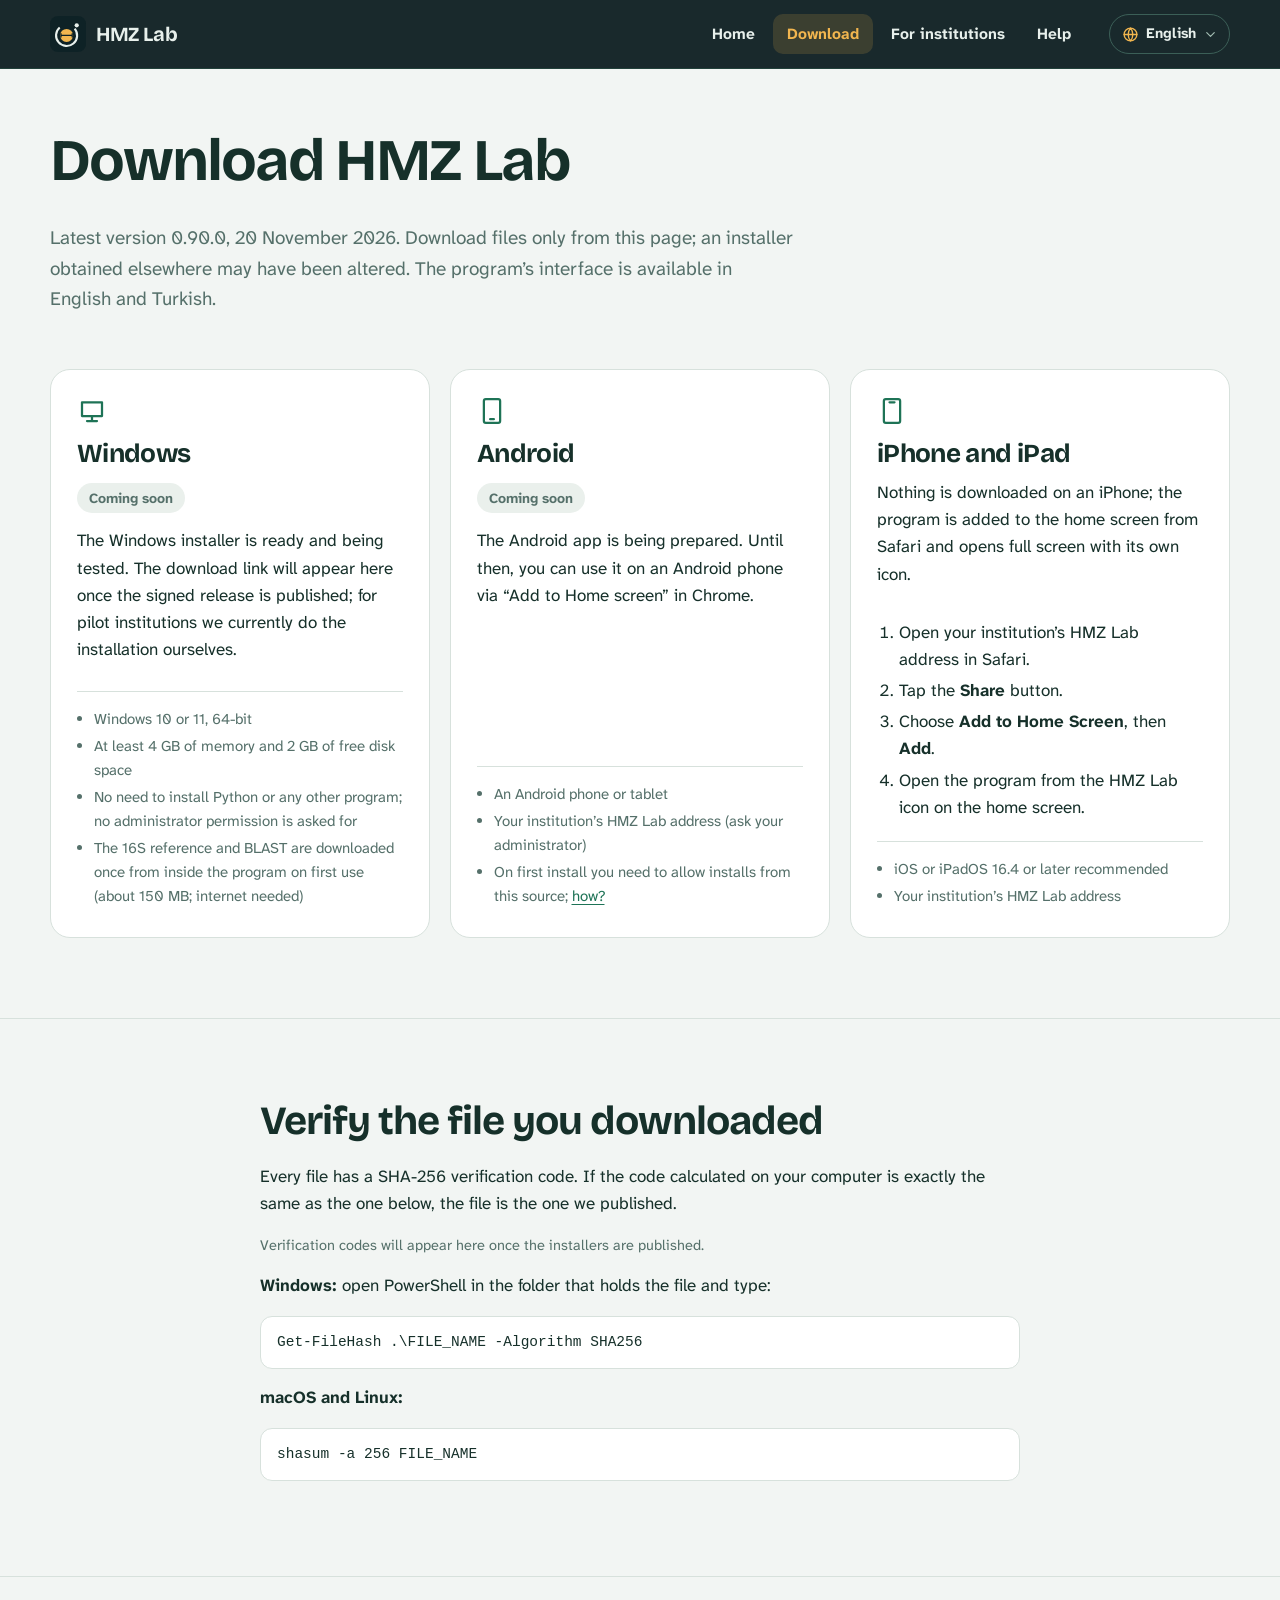
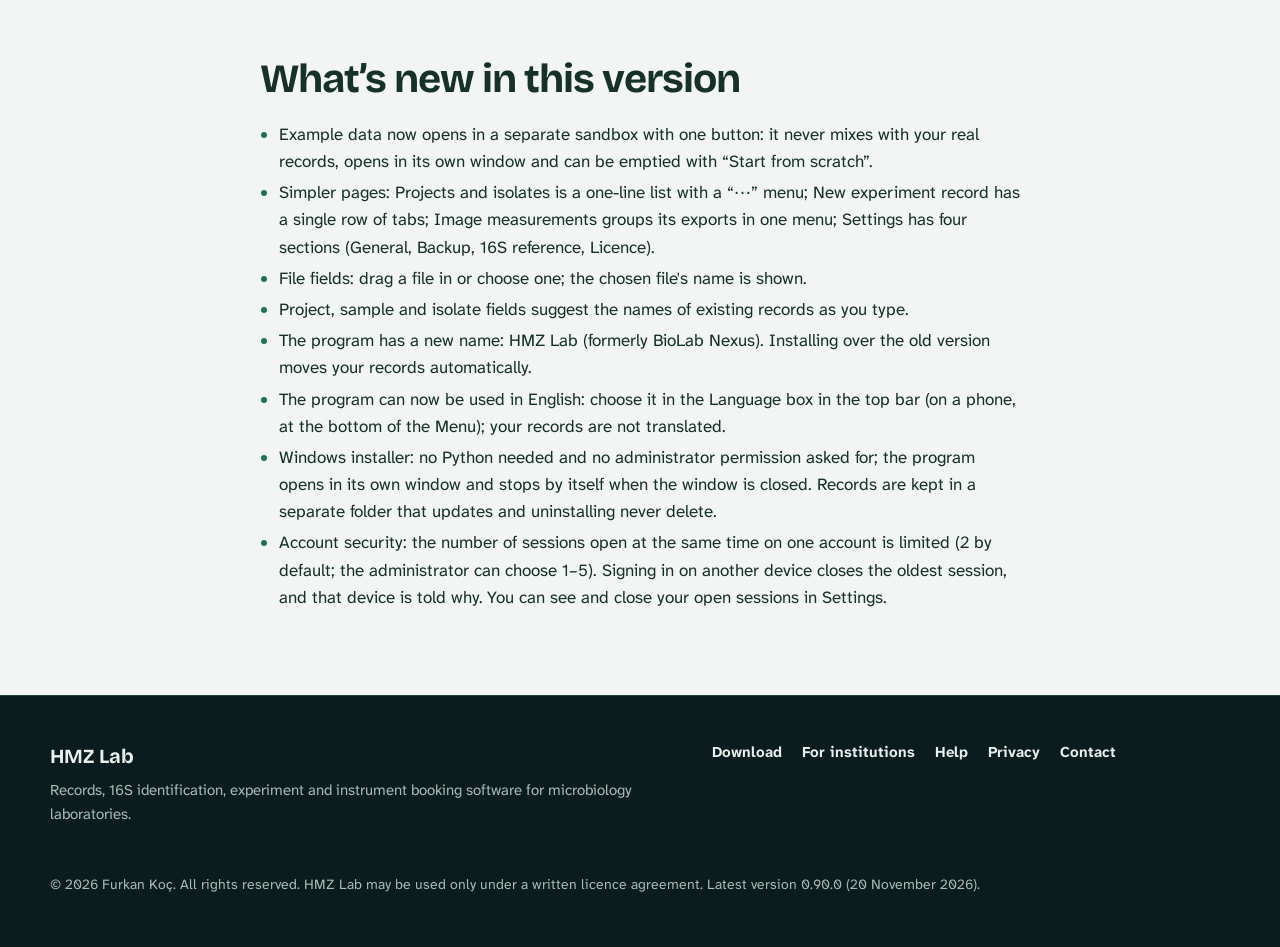
<file: en-download.html>
<!doctype html>
<!-- © 2026 Furkan Koç. Tüm hakları saklıdır. HMZ Lab tanıtım ve indirme sitesi. -->
<html lang="en">
<head>
<meta charset="utf-8">
<meta name="viewport" content="width=device-width,initial-scale=1">
<meta http-equiv="Content-Security-Policy" content="default-src 'self'; img-src 'self' data:; style-src 'self'; font-src 'self'; script-src 'self'; object-src 'none'; base-uri 'none'; form-action 'none'">
<meta name="referrer" content="no-referrer">
<meta name="color-scheme" content="light dark">
<title>Download: HMZ Lab</title>
<meta name="description" content="Download HMZ Lab for Windows and Android, or add it to the home screen on iPhone. File verification codes.">
<link rel="alternate" hreflang="tr" href="indir.html">
<link rel="alternate" hreflang="en" href="en-download.html">
<link rel="icon" href="simge.svg" type="image/svg+xml">
<link rel="icon" href="simge-192.png" sizes="192x192">
<link rel="apple-touch-icon" href="apple-touch-icon.png">
<link rel="stylesheet" href="stil.css">
<script src="site.js" defer></script>
</head>
<body>
<a class="atla" href="#icerik">Skip to content</a>
<header class="ust"><div class="kap ust-ic">
<a class="marka" href="en.html"><img class="logo" src="simge-kucuk.svg" alt=""><span>HMZ Lab</span></a>
<nav class="nav" aria-label="Site"><a href="en.html">Home</a><a href="en-download.html" aria-current="page">Download</a><a href="en-institutions.html">For institutions</a><a href="en-help.html">Help</a></nav>
<details class="dil-secici"><summary aria-label="Language: English"><svg class="dil-dunya" viewBox="0 0 24 24" aria-hidden="true"><circle cx="12" cy="12" r="9"/><path d="M3 12h18M12 3a14 14 0 0 1 0 18M12 3a14 14 0 0 0 0 18"/></svg><span class="dil-ad">English</span><span class="dil-kod">EN</span><svg class="dil-ok" viewBox="0 0 24 24" aria-hidden="true"><path d="m6 9 6 6 6-6"/></svg></summary><ul class="dil-liste"><li><a href="indir.html" hreflang="tr" lang="tr">Türkçe</a></li><li><a href="en-download.html" hreflang="en" lang="en" aria-current="true">English</a></li></ul></details>
<details class="nav-tel"><summary>Menu</summary><nav aria-label="Site menu"><a href="en.html">Home</a><a href="en-download.html" aria-current="page">Download</a><a href="en-institutions.html">For institutions</a><a href="en-help.html">Help</a></nav></details>
</div></header>
<main id="icerik">
<section class="sayfa-bas"><div class="kap">
<h1>Download HMZ Lab</h1>
<p class="giris">Latest version 0.90.0, 20 November 2026. Download files only from this page; an installer obtained elsewhere may have been altered. The program’s interface is available in English and Turkish.</p>
</div></section>

<section class="bolum ilk"><div class="kap platformlar">
<article class="platform" id="windows">
<svg class="ikon" viewBox="0 0 24 24" aria-hidden="true"><path d="M4 5h16v11H4zM8 20h8M12 16v4"/></svg>
<h2>Windows</h2>
<span class="durum">Coming soon</span><p>The Windows installer is ready and being tested. The download link will appear here once the signed release is published; for pilot institutions we currently do the installation ourselves.</p>
<ul class="gereksinim"><li>Windows 10 or 11, 64-bit</li><li>At least 4 GB of memory and 2 GB of free disk space</li><li>No need to install Python or any other program; no administrator permission is asked for</li><li>The 16S reference and BLAST are downloaded once from inside the program on first use (about 150 MB; internet needed)</li></ul>
</article>
<article class="platform" id="android">
<svg class="ikon" viewBox="0 0 24 24" aria-hidden="true"><path d="M7 2.5h10a1.5 1.5 0 0 1 1.5 1.5v16a1.5 1.5 0 0 1-1.5 1.5H7A1.5 1.5 0 0 1 5.5 20V4A1.5 1.5 0 0 1 7 2.5zM10.5 18.5h3"/></svg>
<h2>Android</h2>
<span class="durum">Coming soon</span><p>The Android app is being prepared. Until then, you can use it on an Android phone via “Add to Home screen” in Chrome.</p>
<ul class="gereksinim"><li>An Android phone or tablet</li><li>Your institution’s HMZ Lab address (ask your administrator)</li><li>On first install you need to allow installs from this source; <a href="en-help.html#android">how?</a></li></ul>
</article>
<article class="platform" id="iphone">
<svg class="ikon" viewBox="0 0 24 24" aria-hidden="true"><path d="M7 2.5h10a1.5 1.5 0 0 1 1.5 1.5v16a1.5 1.5 0 0 1-1.5 1.5H7A1.5 1.5 0 0 1 5.5 20V4A1.5 1.5 0 0 1 7 2.5zM10 5h4"/></svg>
<h2>iPhone and iPad</h2>
<p>Nothing is downloaded on an iPhone; the program is added to the home screen from Safari and opens full screen with its own icon.</p>
<ol class="kisa-adim">
<li>Open your institution’s HMZ Lab address in Safari.</li>
<li>Tap the <b>Share</b> button.</li>
<li>Choose <b>Add to Home Screen</b>, then <b>Add</b>.</li>
<li>Open the program from the HMZ Lab icon on the home screen.</li>
</ol>
<ul class="gereksinim"><li>iOS or iPadOS 16.4 or later recommended</li><li>Your institution’s HMZ Lab address</li></ul>
</article>
</div></section>

<section class="bolum" aria-labelledby="dogrula"><div class="kap dar">
<h2 id="dogrula">Verify the file you downloaded</h2>
<p>Every file has a SHA-256 verification code. If the code calculated on your computer is exactly the same as the one below, the file is the one we published.</p>
<p class="kucuk">Verification codes will appear here once the installers are published.</p>
<p><b>Windows:</b> open PowerShell in the folder that holds the file and type:</p>
<pre><code>Get-FileHash .\FILE_NAME -Algorithm SHA256</code></pre>
<p><b>macOS and Linux:</b></p>
<pre><code>shasum -a 256 FILE_NAME</code></pre>
</div></section>

<section class="bolum" aria-labelledby="yenilikler"><div class="kap dar">
<h2 id="yenilikler">What’s new in this version</h2>
<ul class="liste"><li>Example data now opens in a separate sandbox with one button: it never mixes with your real records, opens in its own window and can be emptied with “Start from scratch”.</li><li>Simpler pages: Projects and isolates is a one-line list with a “⋯” menu; New experiment record has a single row of tabs; Image measurements groups its exports in one menu; Settings has four sections (General, Backup, 16S reference, Licence).</li><li>File fields: drag a file in or choose one; the chosen file&#x27;s name is shown.</li><li>Project, sample and isolate fields suggest the names of existing records as you type.</li><li>The program has a new name: HMZ Lab (formerly BioLab Nexus). Installing over the old version moves your records automatically.</li><li>The program can now be used in English: choose it in the Language box in the top bar (on a phone, at the bottom of the Menu); your records are not translated.</li><li>Windows installer: no Python needed and no administrator permission asked for; the program opens in its own window and stops by itself when the window is closed. Records are kept in a separate folder that updates and uninstalling never delete.</li><li>Account security: the number of sessions open at the same time on one account is limited (2 by default; the administrator can choose 1–5). Signing in on another device closes the oldest session, and that device is told why. You can see and close your open sessions in Settings.</li></ul>
</div></section>

</main>
<footer class="alt"><div class="kap alt-ic">
<div><p class="alt-marka">HMZ Lab</p><p>Records, 16S identification, experiment and instrument booking software for microbiology laboratories.</p></div>
<nav aria-label="Footer links"><a href="en-download.html">Download</a><a href="en-institutions.html">For institutions</a><a href="en-help.html">Help</a><a href="en-privacy.html">Privacy</a><a href="mailto:iletisim@ornek.com">Contact</a></nav>
<p class="telif">© 2026 Furkan Koç. All rights reserved. HMZ Lab may be used only under a written licence agreement. Latest version 0.90.0 (20 November 2026).</p>
</div></footer>
</body>
</html>
</file>
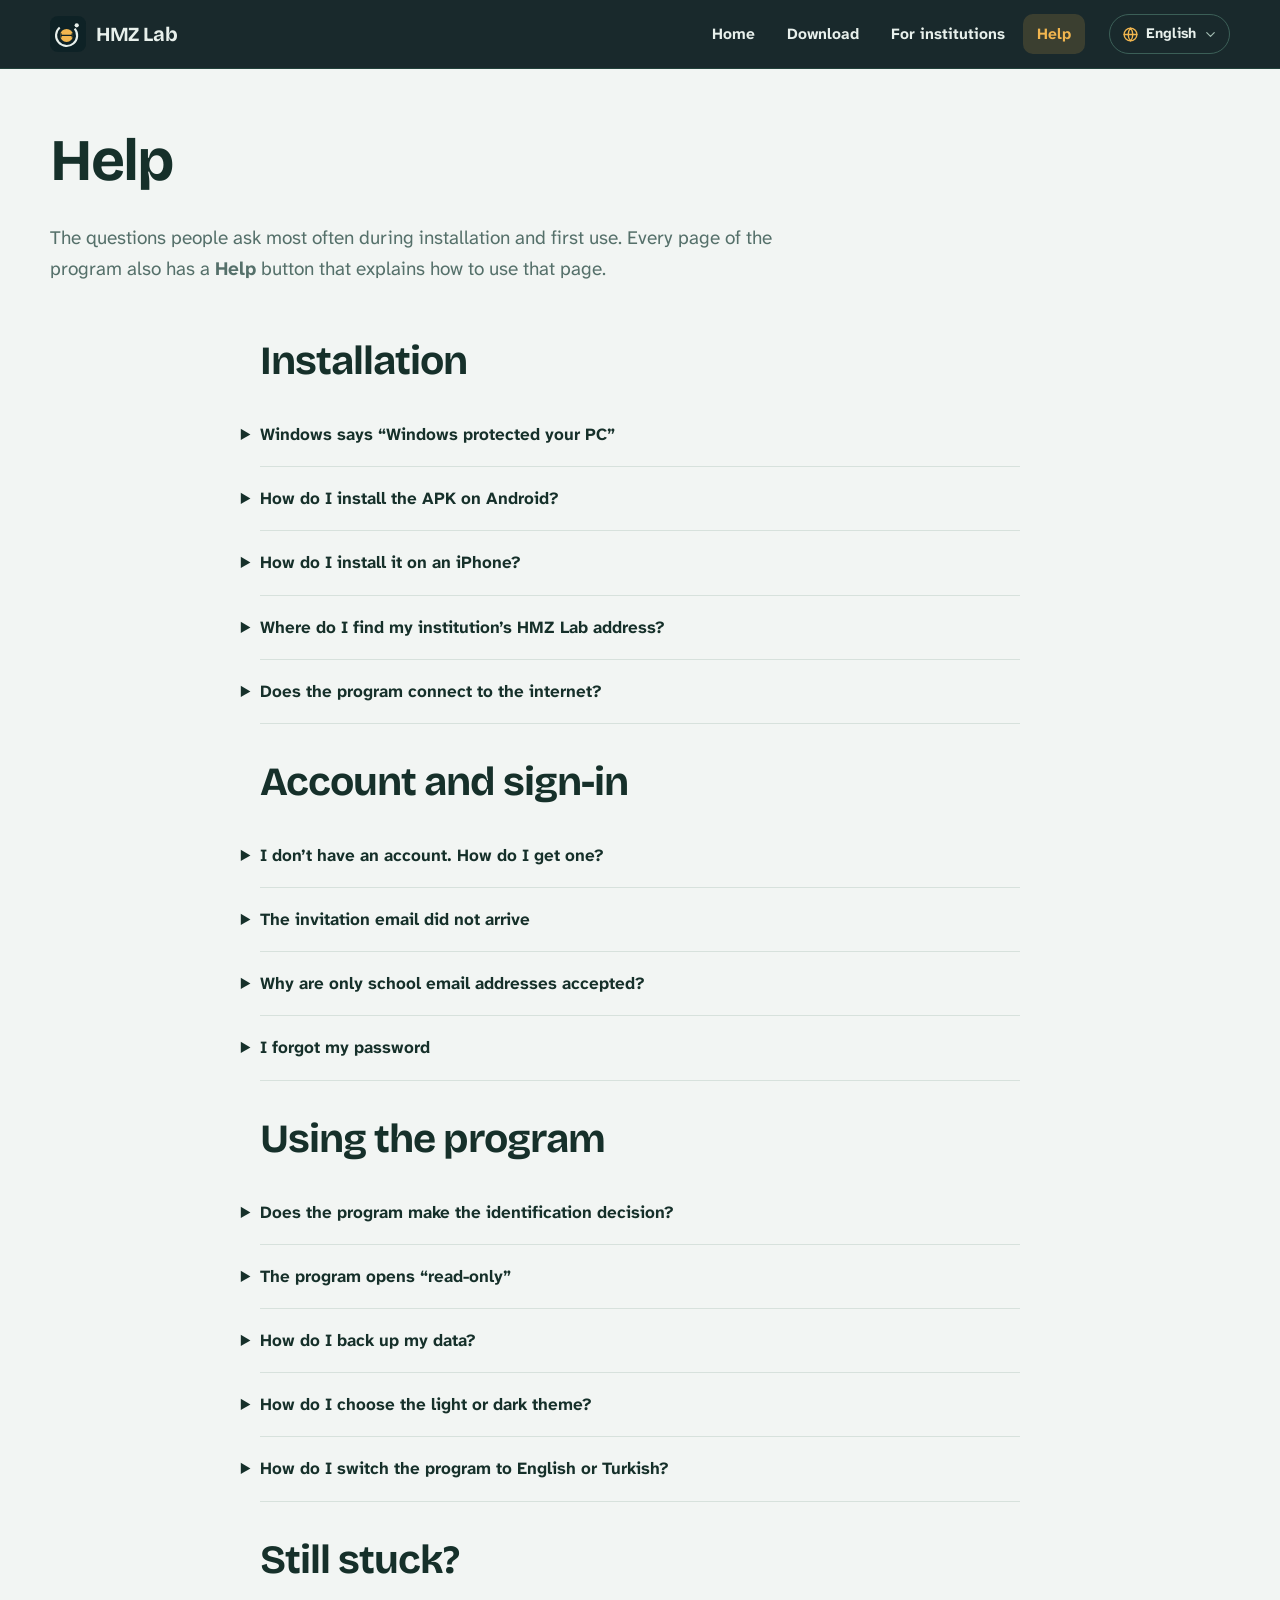
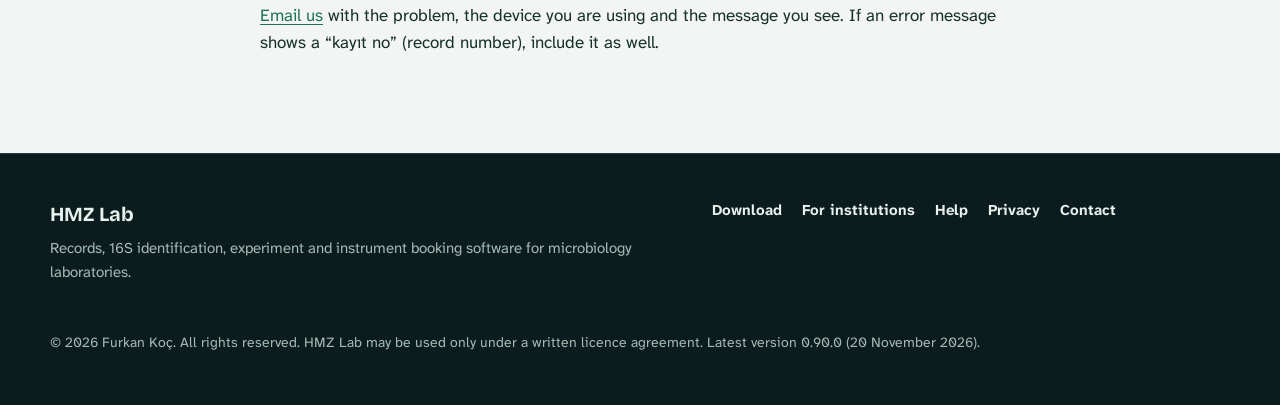
<file: en-help.html>
<!doctype html>
<!-- © 2026 Furkan Koç. Tüm hakları saklıdır. HMZ Lab tanıtım ve indirme sitesi. -->
<html lang="en">
<head>
<meta charset="utf-8">
<meta name="viewport" content="width=device-width,initial-scale=1">
<meta http-equiv="Content-Security-Policy" content="default-src 'self'; img-src 'self' data:; style-src 'self'; font-src 'self'; script-src 'self'; object-src 'none'; base-uri 'none'; form-action 'none'">
<meta name="referrer" content="no-referrer">
<meta name="color-scheme" content="light dark">
<title>Help: HMZ Lab</title>
<meta name="description" content="Installing HMZ Lab, opening an account, Windows and Android warnings, adding it to an iPhone and frequently asked questions.">
<link rel="alternate" hreflang="tr" href="yardim.html">
<link rel="alternate" hreflang="en" href="en-help.html">
<link rel="icon" href="simge.svg" type="image/svg+xml">
<link rel="icon" href="simge-192.png" sizes="192x192">
<link rel="apple-touch-icon" href="apple-touch-icon.png">
<link rel="stylesheet" href="stil.css">
<script src="site.js" defer></script>
</head>
<body>
<a class="atla" href="#icerik">Skip to content</a>
<header class="ust"><div class="kap ust-ic">
<a class="marka" href="en.html"><img class="logo" src="simge-kucuk.svg" alt=""><span>HMZ Lab</span></a>
<nav class="nav" aria-label="Site"><a href="en.html">Home</a><a href="en-download.html">Download</a><a href="en-institutions.html">For institutions</a><a href="en-help.html" aria-current="page">Help</a></nav>
<details class="dil-secici"><summary aria-label="Language: English"><svg class="dil-dunya" viewBox="0 0 24 24" aria-hidden="true"><circle cx="12" cy="12" r="9"/><path d="M3 12h18M12 3a14 14 0 0 1 0 18M12 3a14 14 0 0 0 0 18"/></svg><span class="dil-ad">English</span><span class="dil-kod">EN</span><svg class="dil-ok" viewBox="0 0 24 24" aria-hidden="true"><path d="m6 9 6 6 6-6"/></svg></summary><ul class="dil-liste"><li><a href="yardim.html" hreflang="tr" lang="tr">Türkçe</a></li><li><a href="en-help.html" hreflang="en" lang="en" aria-current="true">English</a></li></ul></details>
<details class="nav-tel"><summary>Menu</summary><nav aria-label="Site menu"><a href="en.html">Home</a><a href="en-download.html">Download</a><a href="en-institutions.html">For institutions</a><a href="en-help.html" aria-current="page">Help</a></nav></details>
</div></header>
<main id="icerik">
<section class="sayfa-bas"><div class="kap">
<h1>Help</h1>
<p class="giris">The questions people ask most often during installation and first use. Every page of the program also has a <b>Help</b> button that explains how to use that page.</p>
</div></section>

<section class="bolum ilk"><div class="kap dar sss">
<h2>Installation</h2>
<details id="windows-uyari"><summary>Windows says “Windows protected your PC”</summary>
<p>Windows shows this warning for new programs that are not yet widely used. If you downloaded the file from this site and its <a href="en-download.html#dogrula">verification code</a> matches, click <b>More info</b>, then <b>Run anyway</b>. If your institution’s computers do not show that button, your IT department can install it.</p></details>
<details id="android"><summary>How do I install the APK on Android?</summary>
<ol><li>Download the APK file from this site on your phone.</li><li>Tap the download notification or the file.</li><li>If the phone says installs from this source are not allowed, tap <b>Settings</b>, turn on <b>Allow from this source</b> and go back.</li><li>Tap <b>Install</b>. You can turn the permission off again afterwards.</li></ol>
<p>Menu names vary slightly between phone brands.</p></details>
<details id="iphone"><summary>How do I install it on an iPhone?</summary>
<p>Nothing is downloaded on an iPhone. Open your institution’s HMZ Lab address in Safari, tap <b>Share</b>, then <b>Add to Home Screen</b>. The program opens full screen from its icon on the home screen.</p></details>
<details><summary>Where do I find my institution’s HMZ Lab address?</summary>
<p>Ask your lab administrator or teacher. The address is also in the link in your invitation email.</p></details>
<details><summary>Does the program connect to the internet?</summary>
<p>A program installed on a single computer works without internet and verifies its licence offline. When it is installed on a server, phones and computers connect to that server. In no case does the program send institutional data to the developer.</p></details>

<h2>Account and sign-in</h2>
<details><summary>I don’t have an account. How do I get one?</summary>
<p>Ask your teacher. The teacher enters your name and school email; once the administrator approves, a link arrives in your inbox. Open it and choose your own username and password.</p></details>
<details><summary>The invitation email did not arrive</summary>
<p>Check your spam folder first. The link is valid for 7 days; if it has expired or never arrived, ask your teacher or administrator for a new one.</p></details>
<details><summary>Why are only school email addresses accepted?</summary>
<p>To make sure accounts really belong to people at the institution. The administrator can open an account for a visiting researcher from outside by giving a reason.</p></details>
<details><summary>I forgot my password</summary>
<p>You can sign in with either your username or your email. If you can’t remember your password, ask your teacher or administrator for a password reset link; it arrives by email. Passwords are never sent by email.</p></details>

<h2>Using the program</h2>
<details><summary>Does the program make the identification decision?</summary>
<p>No. HMZ Lab explains the 16S result and its level of confidence and points out what to watch for; the expert makes the decision. Results depend on the reference version used and on the validation studies you run in your lab.</p></details>
<details><summary>The program opens “read-only”</summary>
<p>The licence may not be loaded, may have expired, or the program files may have been changed. You can still view, export and back up your records; no data is deleted. Contact your lab administrator.</p></details>
<details><summary>How do I back up my data?</summary>
<p>The program takes a backup automatically every day. You can also download all records as a single file from the backup section of the settings page.</p></details>
<details><summary>How do I choose the light or dark theme?</summary>
<p>On a computer, use the <b>Theme</b> box in the top bar; on a phone, at the bottom of the <b>Menu</b>. “System” follows your device’s setting.</p></details>
<details><summary>How do I switch the program to English or Turkish?</summary>
<p>Use the <b>Language</b> box in the top bar on a computer, or at the bottom of the <b>Menu</b> on a phone. The choice is remembered on that device; each person can use the language they prefer. Your records are not translated: names, notes and other text you enter stay as you wrote them.</p></details>

<h2>Still stuck?</h2>
<p><a href="mailto:iletisim@ornek.com?subject=HMZ%20Lab%20help">Email us</a> with the problem, the device you are using and the message you see. If an error message shows a “kayıt no” (record number), include it as well.</p>
</div></section>

</main>
<footer class="alt"><div class="kap alt-ic">
<div><p class="alt-marka">HMZ Lab</p><p>Records, 16S identification, experiment and instrument booking software for microbiology laboratories.</p></div>
<nav aria-label="Footer links"><a href="en-download.html">Download</a><a href="en-institutions.html">For institutions</a><a href="en-help.html">Help</a><a href="en-privacy.html">Privacy</a><a href="mailto:iletisim@ornek.com">Contact</a></nav>
<p class="telif">© 2026 Furkan Koç. All rights reserved. HMZ Lab may be used only under a written licence agreement. Latest version 0.90.0 (20 November 2026).</p>
</div></footer>
</body>
</html>
</file>
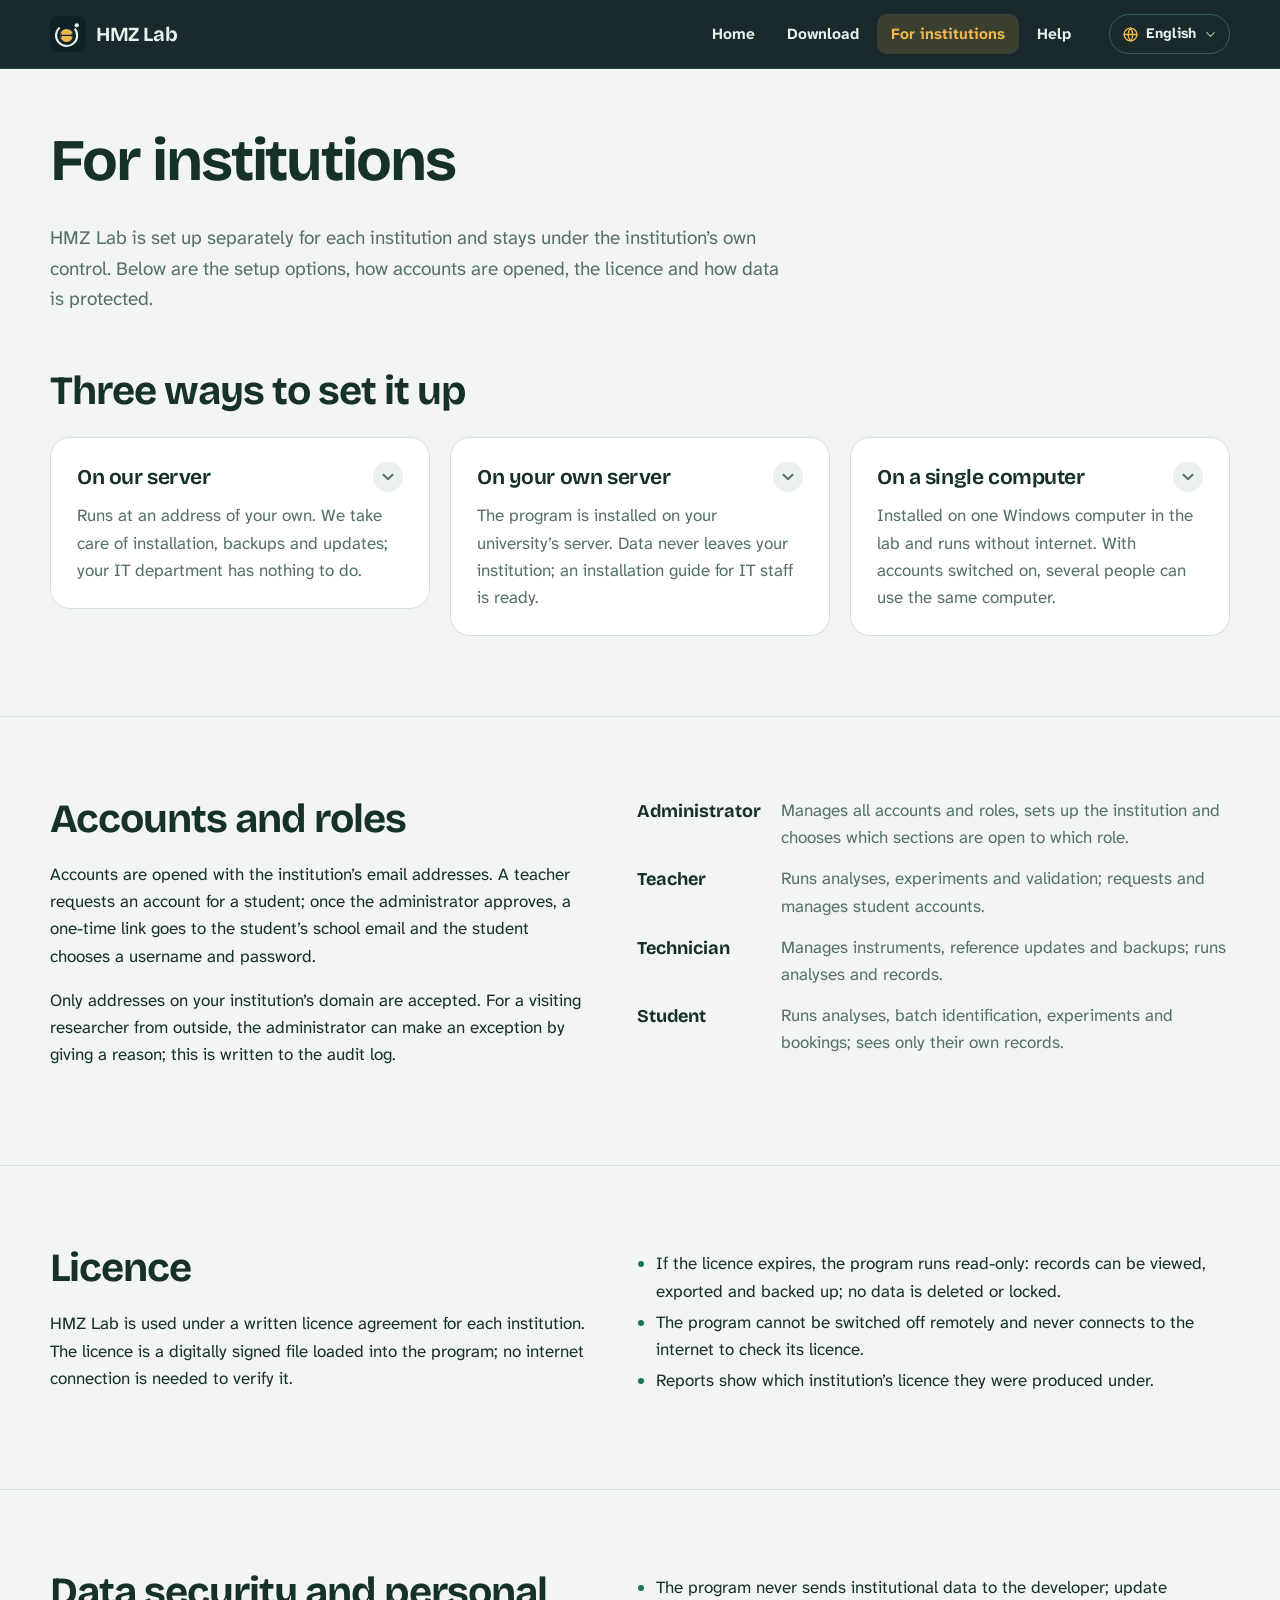
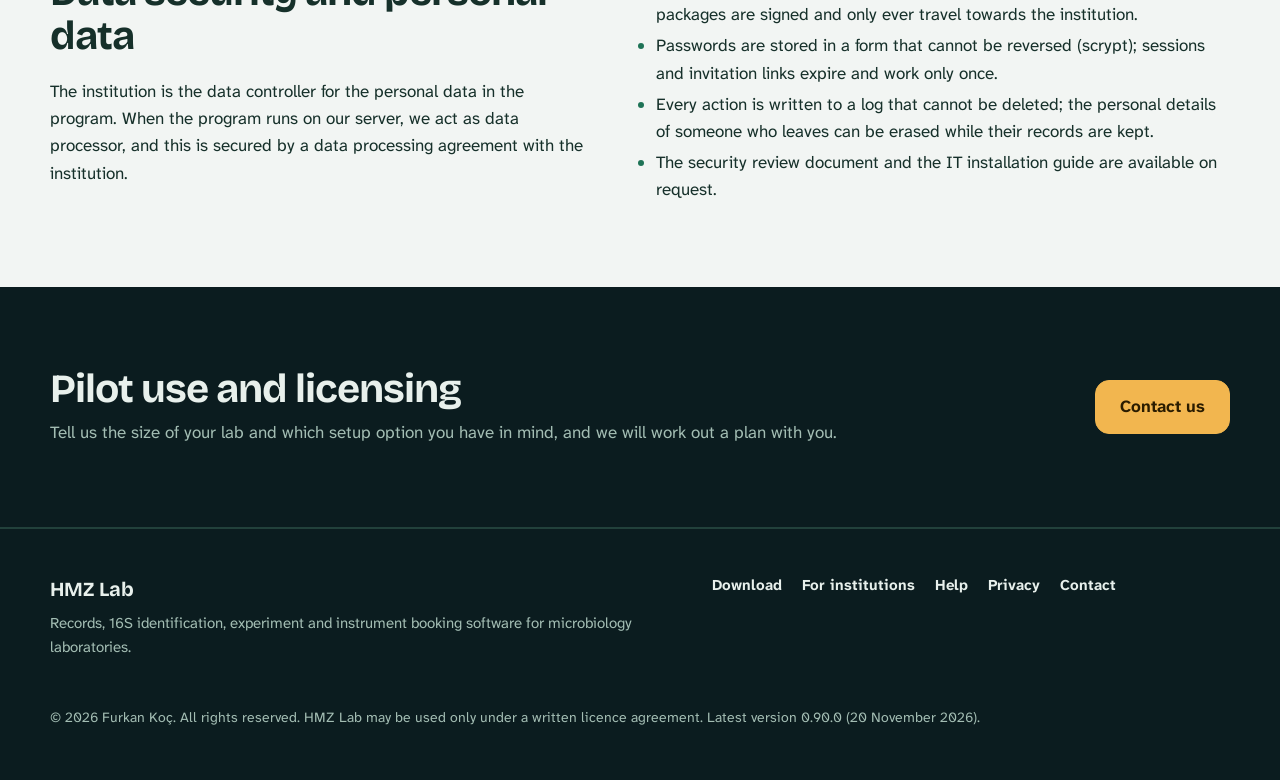
<file: en-institutions.html>
<!doctype html>
<!-- © 2026 Furkan Koç. Tüm hakları saklıdır. HMZ Lab tanıtım ve indirme sitesi. -->
<html lang="en">
<head>
<meta charset="utf-8">
<meta name="viewport" content="width=device-width,initial-scale=1">
<meta http-equiv="Content-Security-Policy" content="default-src 'self'; img-src 'self' data:; style-src 'self'; font-src 'self'; script-src 'self'; object-src 'none'; base-uri 'none'; form-action 'none'">
<meta name="referrer" content="no-referrer">
<meta name="color-scheme" content="light dark">
<title>For institutions: HMZ Lab</title>
<meta name="description" content="Ways to set up HMZ Lab at your university, accounts and roles, licensing, data security and personal data protection.">
<link rel="alternate" hreflang="tr" href="kurumlar.html">
<link rel="alternate" hreflang="en" href="en-institutions.html">
<link rel="icon" href="simge.svg" type="image/svg+xml">
<link rel="icon" href="simge-192.png" sizes="192x192">
<link rel="apple-touch-icon" href="apple-touch-icon.png">
<link rel="stylesheet" href="stil.css">
<script src="site.js" defer></script>
</head>
<body>
<a class="atla" href="#icerik">Skip to content</a>
<header class="ust"><div class="kap ust-ic">
<a class="marka" href="en.html"><img class="logo" src="simge-kucuk.svg" alt=""><span>HMZ Lab</span></a>
<nav class="nav" aria-label="Site"><a href="en.html">Home</a><a href="en-download.html">Download</a><a href="en-institutions.html" aria-current="page">For institutions</a><a href="en-help.html">Help</a></nav>
<details class="dil-secici"><summary aria-label="Language: English"><svg class="dil-dunya" viewBox="0 0 24 24" aria-hidden="true"><circle cx="12" cy="12" r="9"/><path d="M3 12h18M12 3a14 14 0 0 1 0 18M12 3a14 14 0 0 0 0 18"/></svg><span class="dil-ad">English</span><span class="dil-kod">EN</span><svg class="dil-ok" viewBox="0 0 24 24" aria-hidden="true"><path d="m6 9 6 6 6-6"/></svg></summary><ul class="dil-liste"><li><a href="kurumlar.html" hreflang="tr" lang="tr">Türkçe</a></li><li><a href="en-institutions.html" hreflang="en" lang="en" aria-current="true">English</a></li></ul></details>
<details class="nav-tel"><summary>Menu</summary><nav aria-label="Site menu"><a href="en.html">Home</a><a href="en-download.html">Download</a><a href="en-institutions.html" aria-current="page">For institutions</a><a href="en-help.html">Help</a></nav></details>
</div></header>
<main id="icerik">
<section class="sayfa-bas"><div class="kap">
<h1>For institutions</h1>
<p class="giris">HMZ Lab is set up separately for each institution and stays under the institution’s own control. Below are the setup options, how accounts are opened, the licence and how data is protected.</p>
</div></section>

<section class="bolum ilk" aria-labelledby="secenekler"><div class="kap">
<h2 id="secenekler">Three ways to set it up</h2>
<div class="secenekler">
<details class="secenek" name="kurulum">
<summary><span class="secenek-bas"><span class="secenek-ad">On our server</span><svg class="secenek-ok" viewBox="0 0 24 24" aria-hidden="true"><path d="m6 9 6 6 6-6"/></svg></span><span class="secenek-ozet">Runs at an address of your own. We take care of installation, backups and updates; your IT department has nothing to do.</span></summary>
<dl><dt>Data</dt><dd>In a section reserved for your institution, never shared with other institutions</dd><dt>Access</dt><dd>Computer, Android and iPhone; also from outside the campus</dd><dt>Best for</dt><dd>Labs without a server, or labs that want to start quickly</dd></dl>
</details>
<details class="secenek" name="kurulum">
<summary><span class="secenek-bas"><span class="secenek-ad">On your own server</span><svg class="secenek-ok" viewBox="0 0 24 24" aria-hidden="true"><path d="m6 9 6 6 6-6"/></svg></span><span class="secenek-ozet">The program is installed on your university’s server. Data never leaves your institution; an installation guide for IT staff is ready.</span></summary>
<dl><dt>Data</dt><dd>On your institution’s server</dd><dt>Access</dt><dd>Computer, Android and iPhone; from the campus network or over VPN</dd><dt>Best for</dt><dd>Units whose data must not leave the institution</dd></dl>
</details>
<details class="secenek" name="kurulum">
<summary><span class="secenek-bas"><span class="secenek-ad">On a single computer</span><svg class="secenek-ok" viewBox="0 0 24 24" aria-hidden="true"><path d="m6 9 6 6 6-6"/></svg></span><span class="secenek-ozet">Installed on one Windows computer in the lab and runs without internet. With accounts switched on, several people can use the same computer.</span></summary>
<dl><dt>Data</dt><dd>On that computer</dd><dt>Access</dt><dd>Only from that computer</dd><dt>Best for</dt><dd>A single research group or a thesis project</dd></dl>
</details>
</div>
</div></section>

<section class="bolum" aria-labelledby="hesaplar"><div class="kap iki-kolon">
<div><h2 id="hesaplar">Accounts and roles</h2>
<p>Accounts are opened with the institution’s email addresses. A teacher requests an account for a student; once the administrator approves, a one-time link goes to the student’s school email and the student chooses a username and password.</p>
<p>Only addresses on your institution’s domain are accepted. For a visiting researcher from outside, the administrator can make an exception by giving a reason; this is written to the audit log.</p></div>
<dl class="roller">
<dt>Administrator</dt><dd>Manages all accounts and roles, sets up the institution and chooses which sections are open to which role.</dd>
<dt>Teacher</dt><dd>Runs analyses, experiments and validation; requests and manages student accounts.</dd>
<dt>Technician</dt><dd>Manages instruments, reference updates and backups; runs analyses and records.</dd>
<dt>Student</dt><dd>Runs analyses, batch identification, experiments and bookings; sees only their own records.</dd>
</dl>
</div></section>

<section class="bolum" aria-labelledby="lisans"><div class="kap iki-kolon">
<div><h2 id="lisans">Licence</h2>
<p>HMZ Lab is used under a written licence agreement for each institution. The licence is a digitally signed file loaded into the program; no internet connection is needed to verify it.</p></div>
<ul class="liste">
<li>If the licence expires, the program runs read-only: records can be viewed, exported and backed up; no data is deleted or locked.</li>
<li>The program cannot be switched off remotely and never connects to the internet to check its licence.</li>
<li>Reports show which institution’s licence they were produced under.</li>
</ul>
</div></section>

<section class="bolum" aria-labelledby="kvkk"><div class="kap iki-kolon">
<div><h2 id="kvkk">Data security and personal data</h2>
<p>The institution is the data controller for the personal data in the program. When the program runs on our server, we act as data processor, and this is secured by a data processing agreement with the institution.</p></div>
<ul class="liste">
<li>The program never sends institutional data to the developer; update packages are signed and only ever travel towards the institution.</li>
<li>Passwords are stored in a form that cannot be reversed (scrypt); sessions and invitation links expire and work only once.</li>
<li>Every action is written to a log that cannot be deleted; the personal details of someone who leaves can be erased while their records are kept.</li>
<li>The security review document and the IT installation guide are available on request.</li>
</ul>
</div></section>

<section class="bolum son-cagri"><div class="kap cagri-ic">
<div><h2>Pilot use and licensing</h2><p>Tell us the size of your lab and which setup option you have in mind, and we will work out a plan with you.</p></div>
<div class="dugmeler"><a class="dugme" href="mailto:iletisim@ornek.com?subject=HMZ%20Lab%20licence">Contact us</a></div>
</div></section>

</main>
<footer class="alt"><div class="kap alt-ic">
<div><p class="alt-marka">HMZ Lab</p><p>Records, 16S identification, experiment and instrument booking software for microbiology laboratories.</p></div>
<nav aria-label="Footer links"><a href="en-download.html">Download</a><a href="en-institutions.html">For institutions</a><a href="en-help.html">Help</a><a href="en-privacy.html">Privacy</a><a href="mailto:iletisim@ornek.com">Contact</a></nav>
<p class="telif">© 2026 Furkan Koç. All rights reserved. HMZ Lab may be used only under a written licence agreement. Latest version 0.90.0 (20 November 2026).</p>
</div></footer>
</body>
</html>
</file>
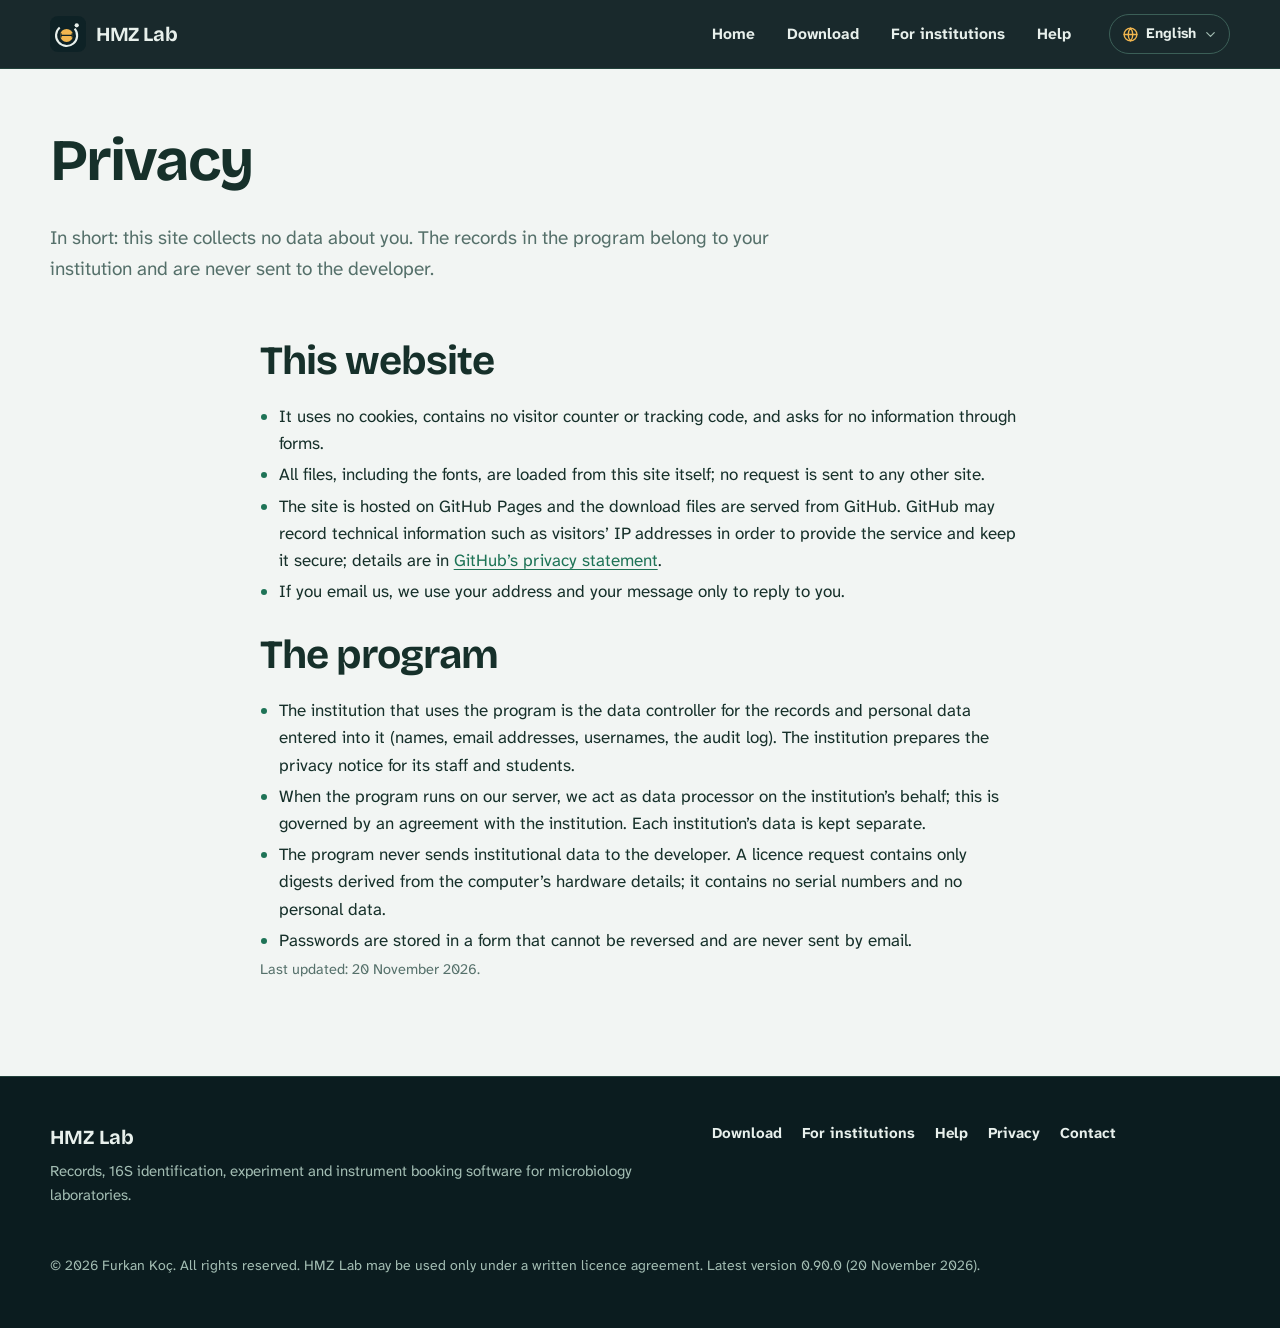
<file: en-privacy.html>
<!doctype html>
<!-- © 2026 Furkan Koç. Tüm hakları saklıdır. HMZ Lab tanıtım ve indirme sitesi. -->
<html lang="en">
<head>
<meta charset="utf-8">
<meta name="viewport" content="width=device-width,initial-scale=1">
<meta http-equiv="Content-Security-Policy" content="default-src 'self'; img-src 'self' data:; style-src 'self'; font-src 'self'; script-src 'self'; object-src 'none'; base-uri 'none'; form-action 'none'">
<meta name="referrer" content="no-referrer">
<meta name="color-scheme" content="light dark">
<title>Privacy: HMZ Lab</title>
<meta name="description" content="What data the HMZ Lab website and program process, and what they do not.">
<link rel="alternate" hreflang="tr" href="gizlilik.html">
<link rel="alternate" hreflang="en" href="en-privacy.html">
<link rel="icon" href="simge.svg" type="image/svg+xml">
<link rel="icon" href="simge-192.png" sizes="192x192">
<link rel="apple-touch-icon" href="apple-touch-icon.png">
<link rel="stylesheet" href="stil.css">
<script src="site.js" defer></script>
</head>
<body>
<a class="atla" href="#icerik">Skip to content</a>
<header class="ust"><div class="kap ust-ic">
<a class="marka" href="en.html"><img class="logo" src="simge-kucuk.svg" alt=""><span>HMZ Lab</span></a>
<nav class="nav" aria-label="Site"><a href="en.html">Home</a><a href="en-download.html">Download</a><a href="en-institutions.html">For institutions</a><a href="en-help.html">Help</a></nav>
<details class="dil-secici"><summary aria-label="Language: English"><svg class="dil-dunya" viewBox="0 0 24 24" aria-hidden="true"><circle cx="12" cy="12" r="9"/><path d="M3 12h18M12 3a14 14 0 0 1 0 18M12 3a14 14 0 0 0 0 18"/></svg><span class="dil-ad">English</span><span class="dil-kod">EN</span><svg class="dil-ok" viewBox="0 0 24 24" aria-hidden="true"><path d="m6 9 6 6 6-6"/></svg></summary><ul class="dil-liste"><li><a href="gizlilik.html" hreflang="tr" lang="tr">Türkçe</a></li><li><a href="en-privacy.html" hreflang="en" lang="en" aria-current="true">English</a></li></ul></details>
<details class="nav-tel"><summary>Menu</summary><nav aria-label="Site menu"><a href="en.html">Home</a><a href="en-download.html">Download</a><a href="en-institutions.html">For institutions</a><a href="en-help.html">Help</a></nav></details>
</div></header>
<main id="icerik">
<section class="sayfa-bas"><div class="kap">
<h1>Privacy</h1>
<p class="giris">In short: this site collects no data about you. The records in the program belong to your institution and are never sent to the developer.</p>
</div></section>

<section class="bolum ilk"><div class="kap dar metin">
<h2>This website</h2>
<ul>
<li>It uses no cookies, contains no visitor counter or tracking code, and asks for no information through forms.</li>
<li>All files, including the fonts, are loaded from this site itself; no request is sent to any other site.</li>
<li>The site is hosted on GitHub Pages and the download files are served from GitHub. GitHub may record technical information such as visitors’ IP addresses in order to provide the service and keep it secure; details are in <a href="https://docs.github.com/en/site-policy/privacy-policies/github-general-privacy-statement" rel="noopener noreferrer">GitHub’s privacy statement</a>.</li>
<li>If you email us, we use your address and your message only to reply to you.</li>
</ul>

<h2>The program</h2>
<ul>
<li>The institution that uses the program is the data controller for the records and personal data entered into it (names, email addresses, usernames, the audit log). The institution prepares the privacy notice for its staff and students.</li>
<li>When the program runs on our server, we act as data processor on the institution’s behalf; this is governed by an agreement with the institution. Each institution’s data is kept separate.</li>
<li>The program never sends institutional data to the developer. A licence request contains only digests derived from the computer’s hardware details; it contains no serial numbers and no personal data.</li>
<li>Passwords are stored in a form that cannot be reversed and are never sent by email.</li>
</ul>

<p class="kucuk">Last updated: 20 November 2026.</p>
</div></section>

</main>
<footer class="alt"><div class="kap alt-ic">
<div><p class="alt-marka">HMZ Lab</p><p>Records, 16S identification, experiment and instrument booking software for microbiology laboratories.</p></div>
<nav aria-label="Footer links"><a href="en-download.html">Download</a><a href="en-institutions.html">For institutions</a><a href="en-help.html">Help</a><a href="en-privacy.html">Privacy</a><a href="mailto:iletisim@ornek.com">Contact</a></nav>
<p class="telif">© 2026 Furkan Koç. All rights reserved. HMZ Lab may be used only under a written licence agreement. Latest version 0.90.0 (20 November 2026).</p>
</div></footer>
</body>
</html>
</file>
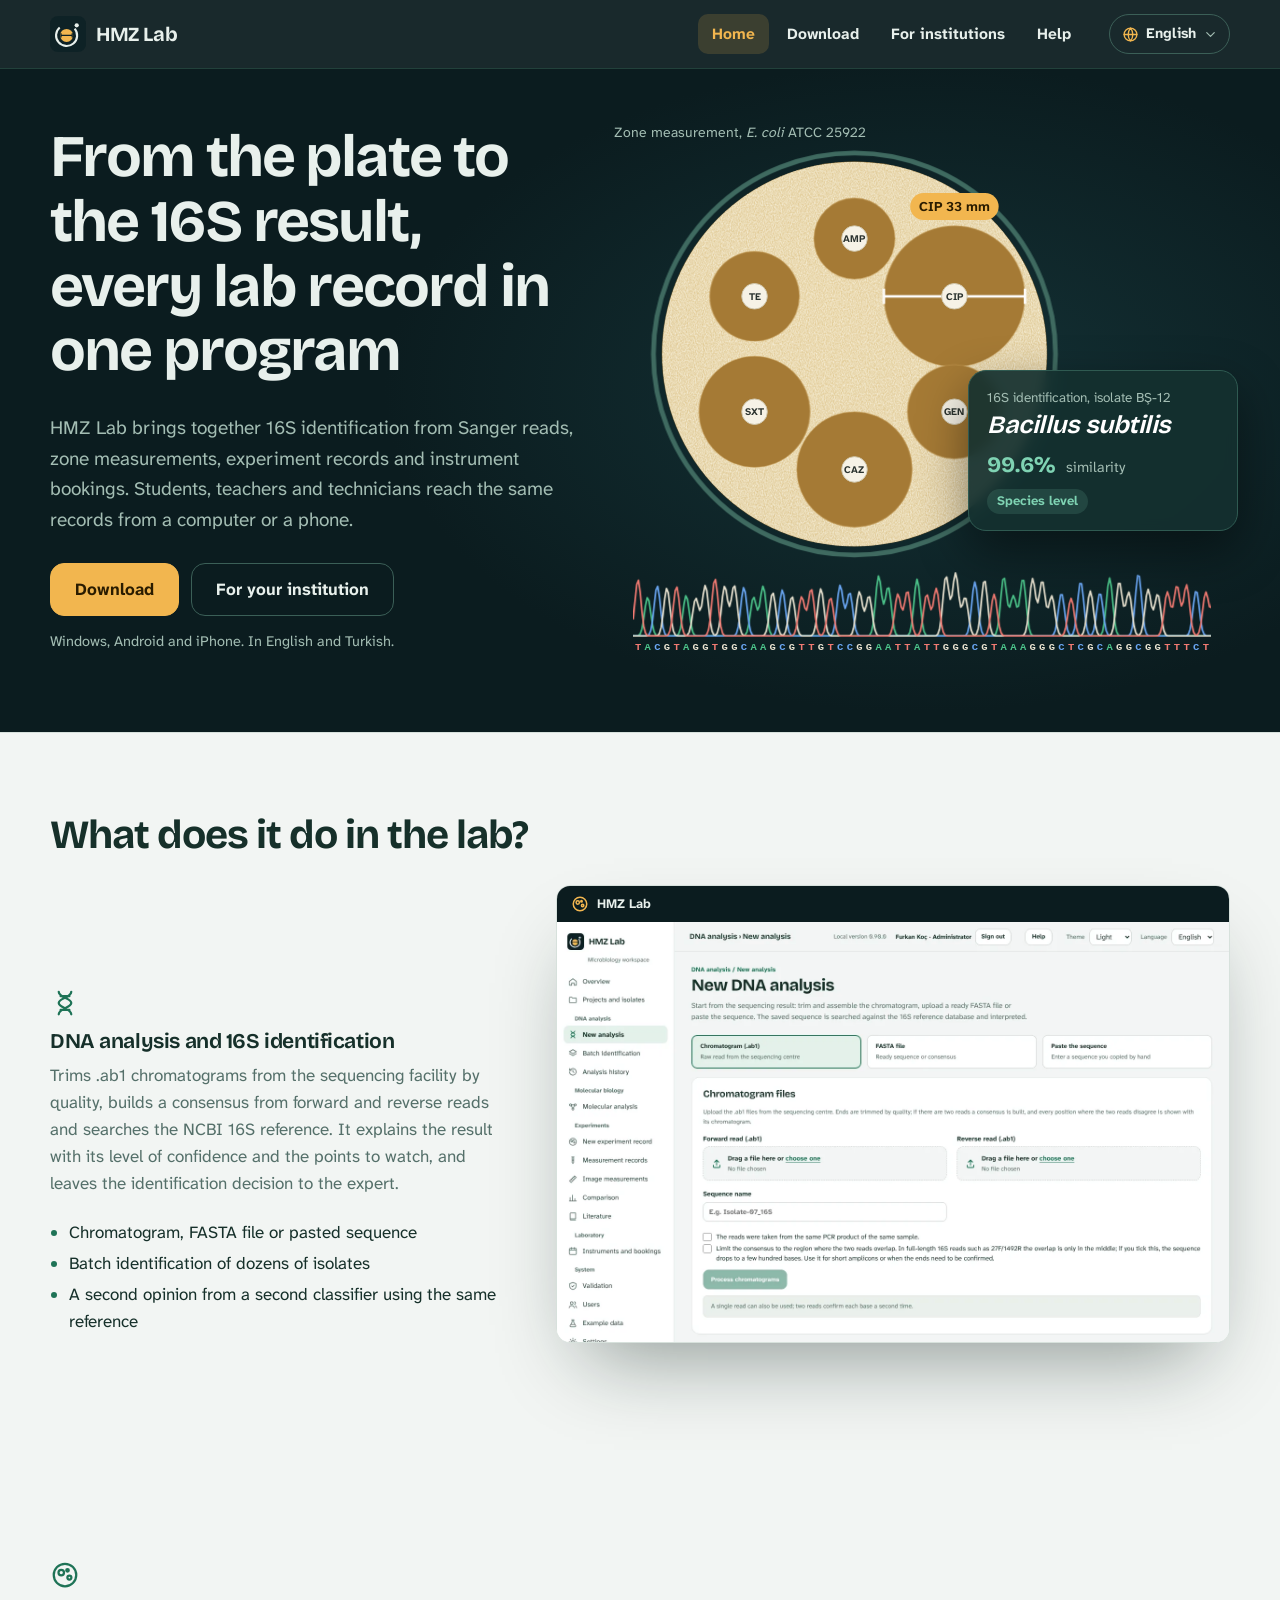
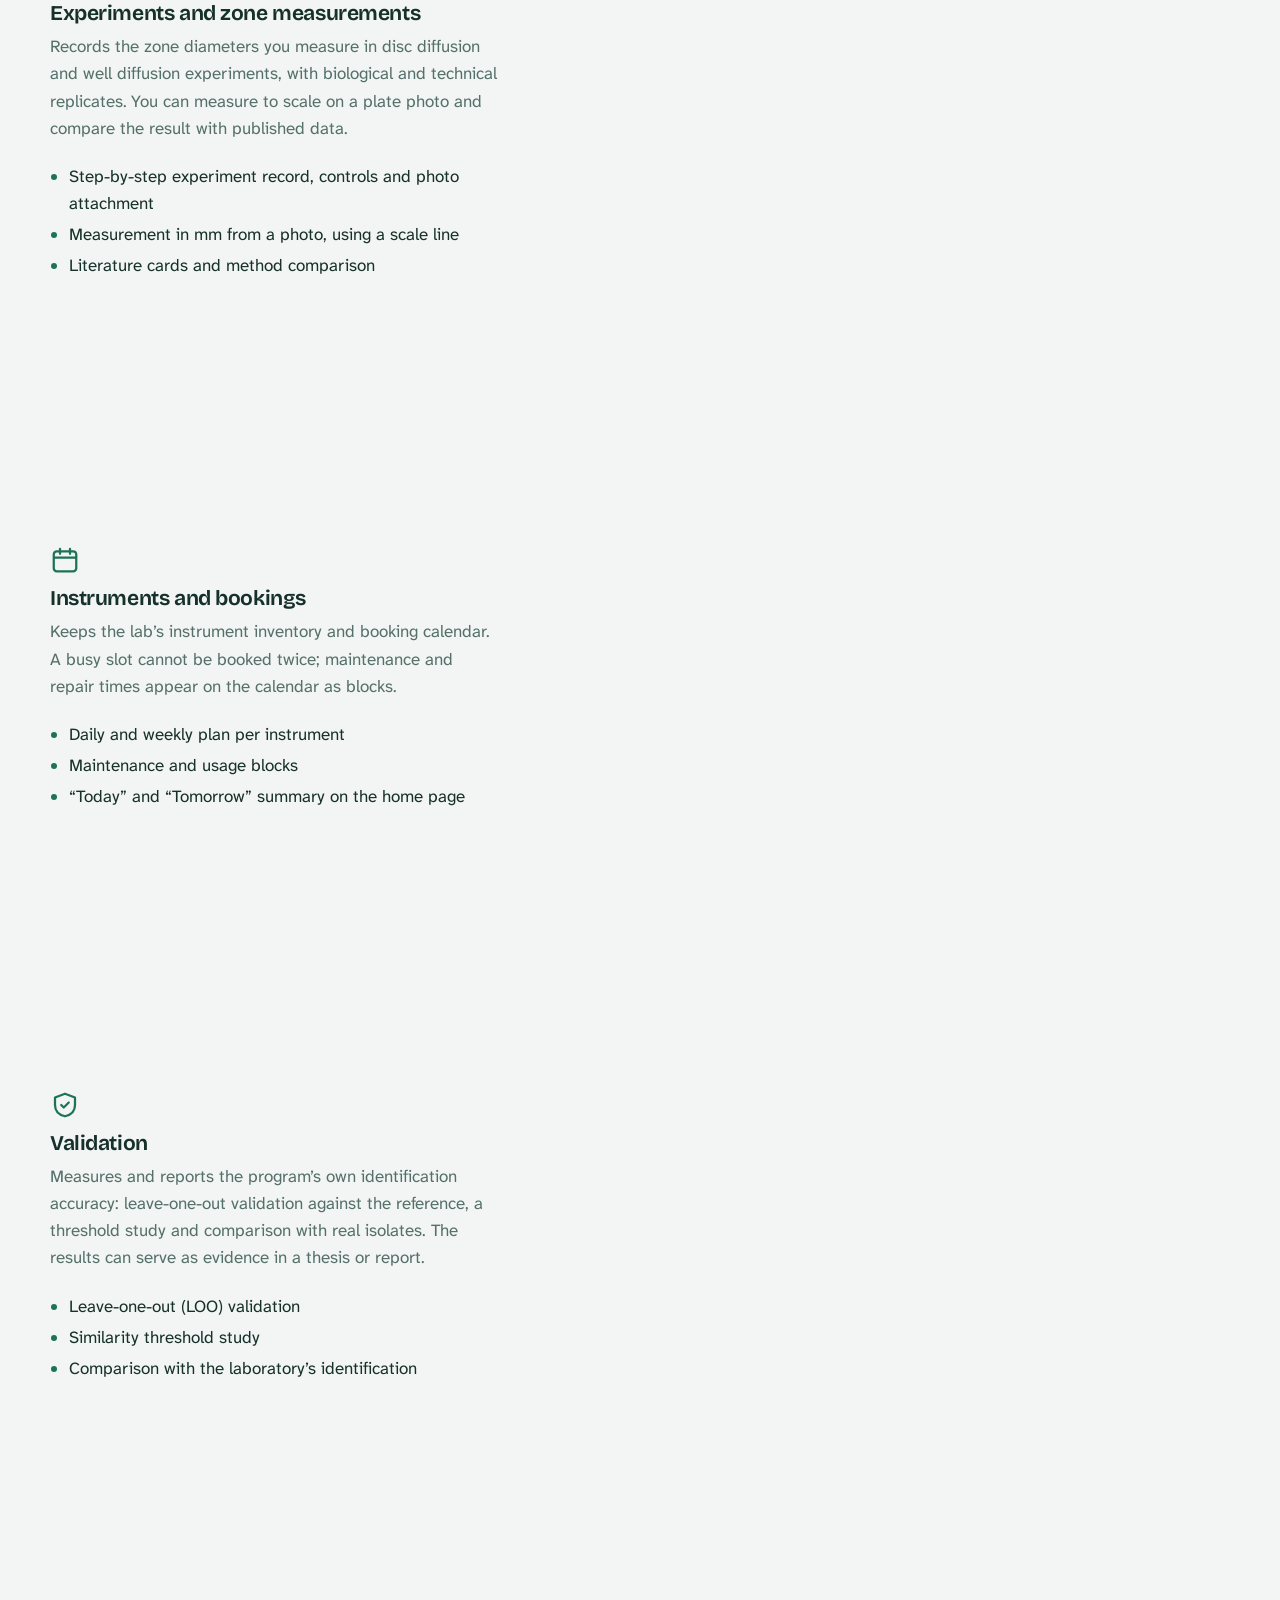
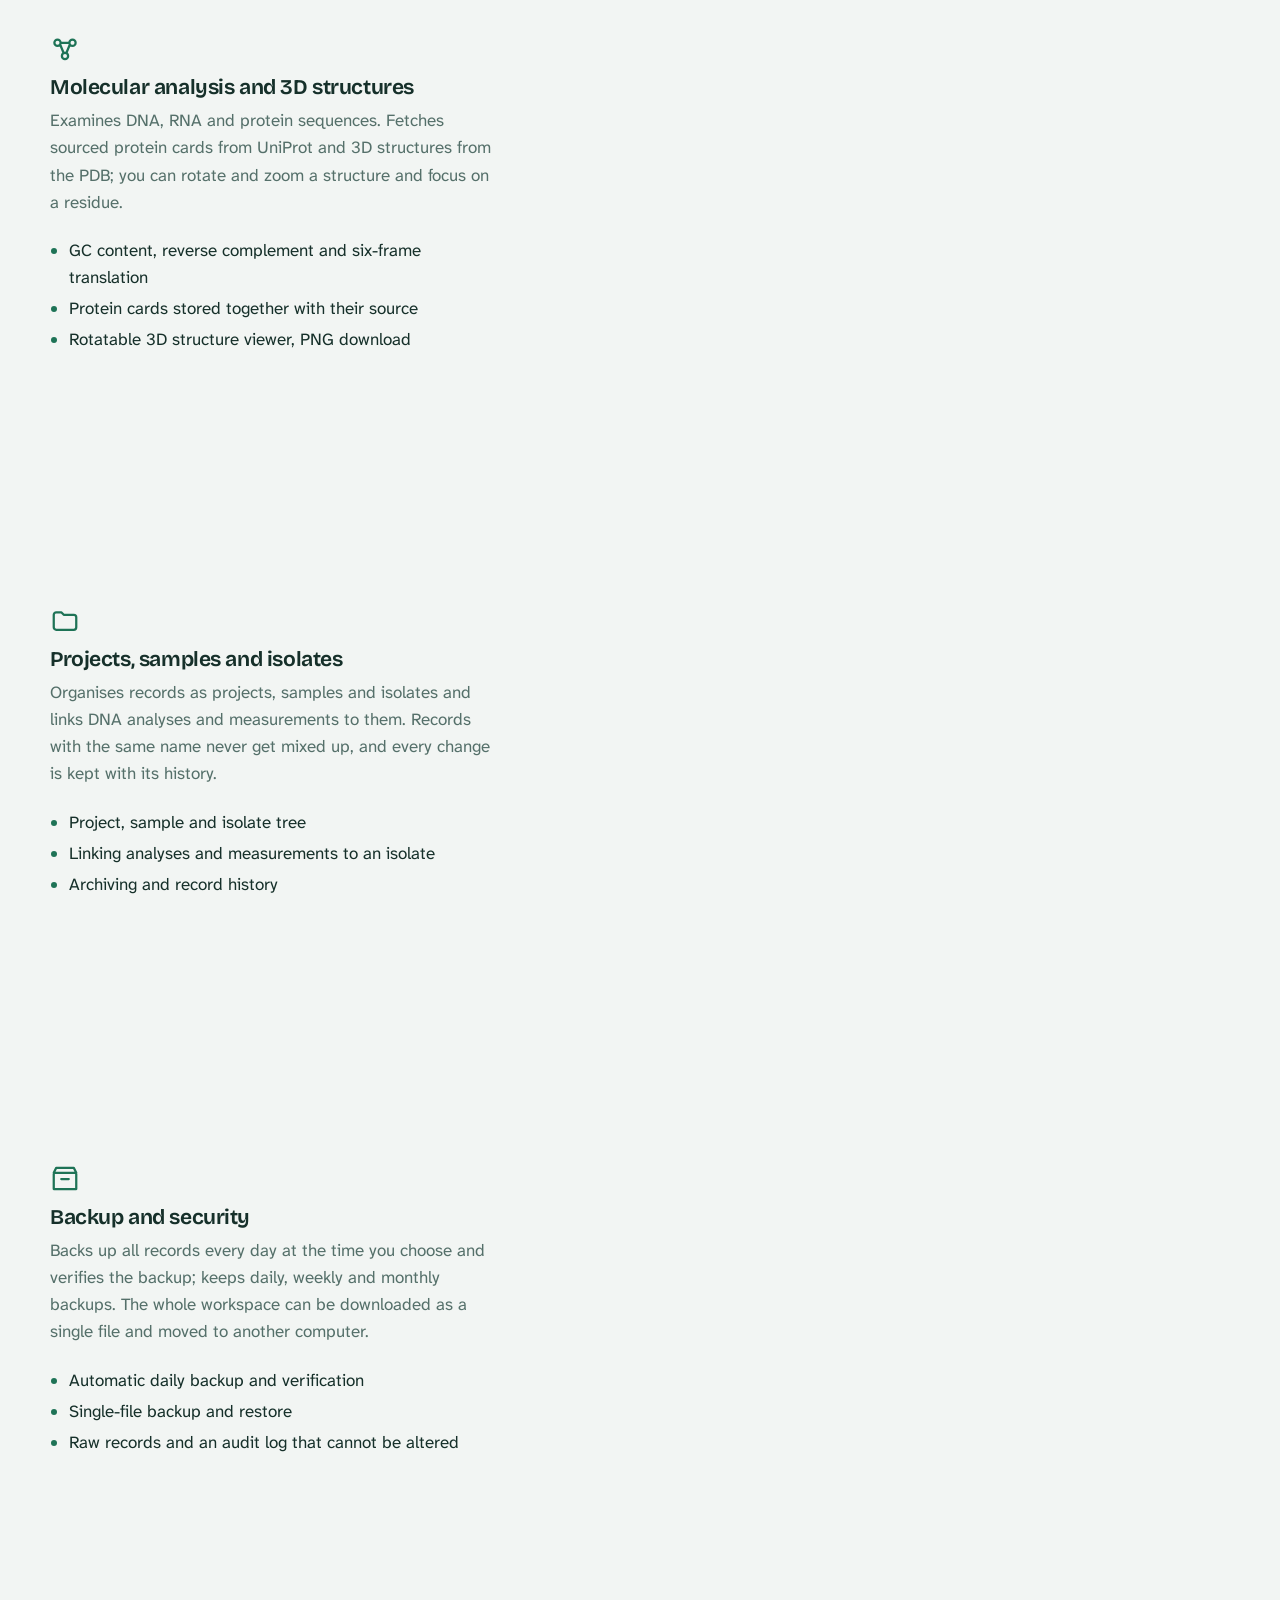
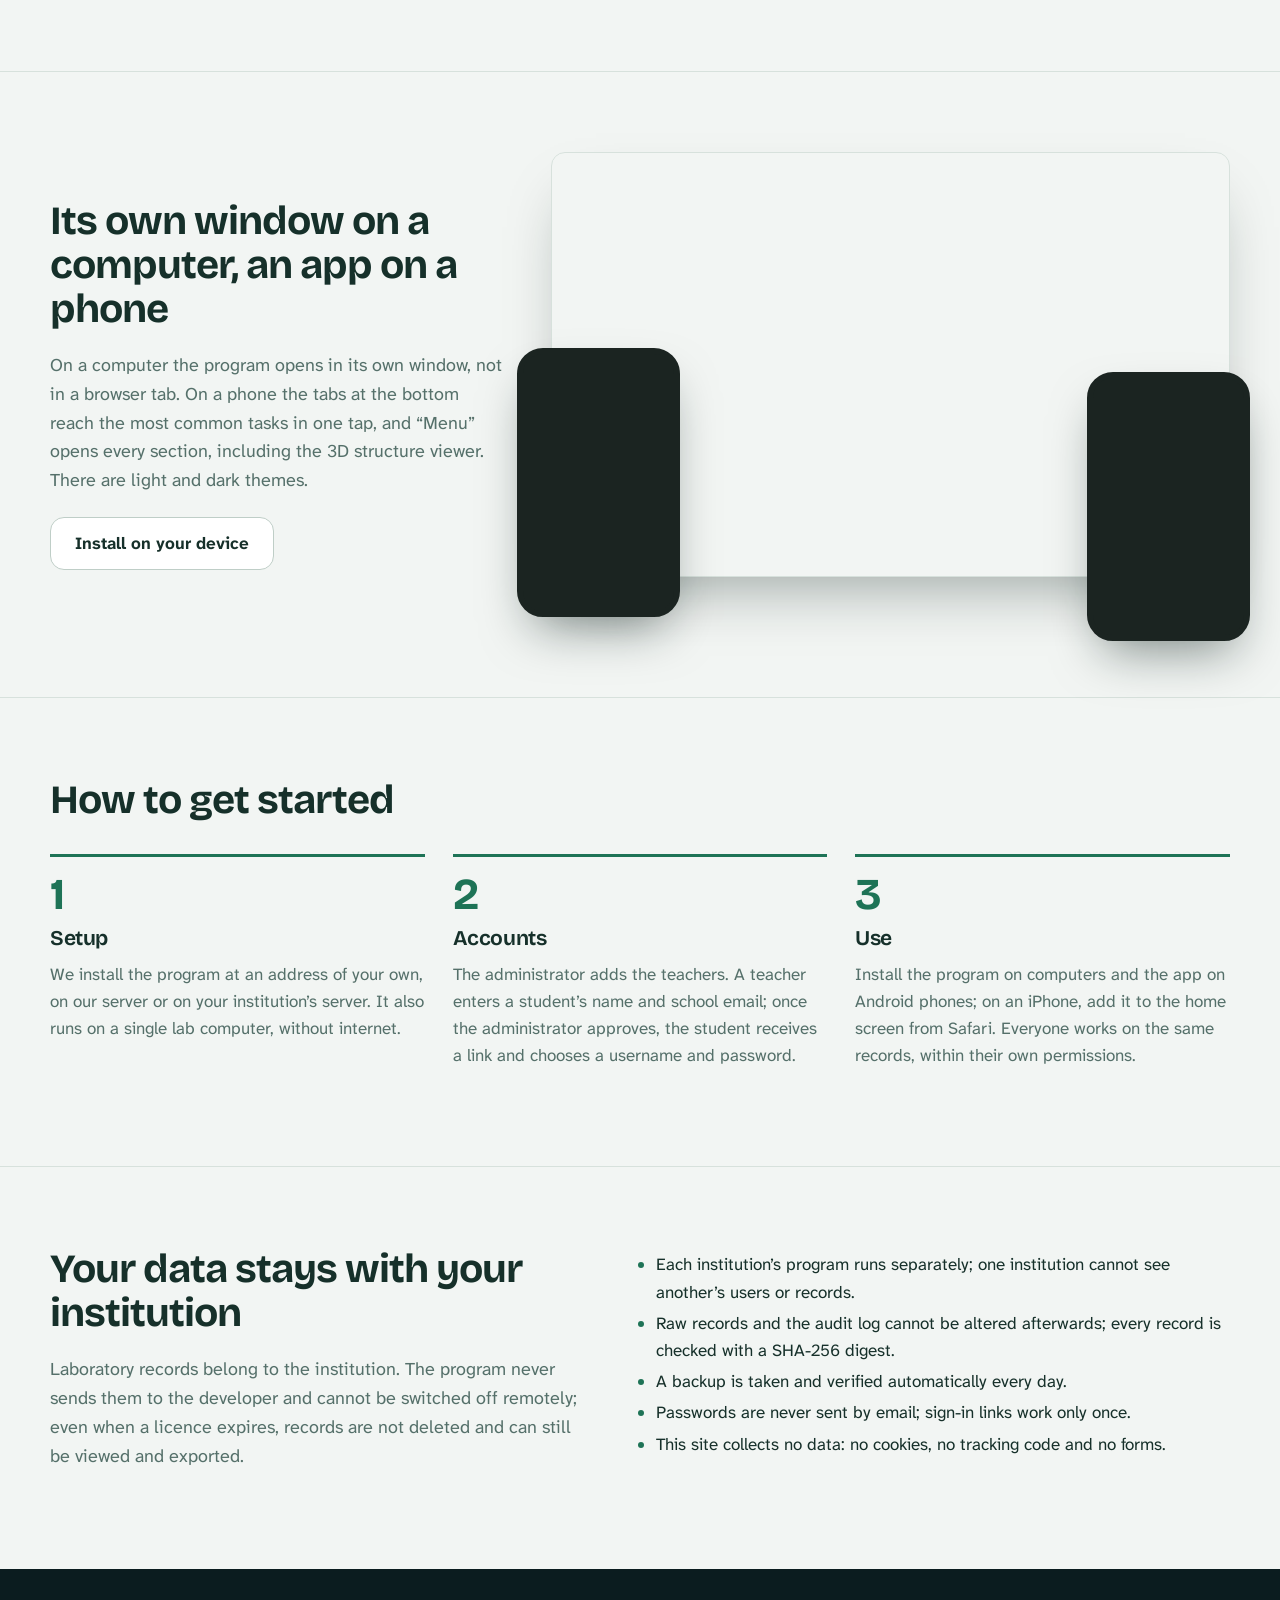
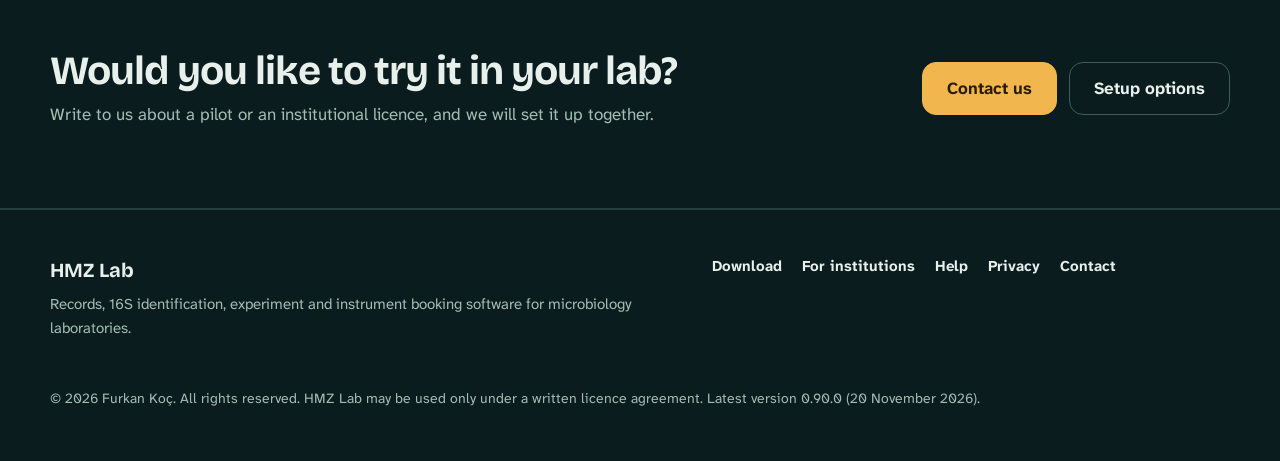
<file: en.html>
<!doctype html>
<!-- © 2026 Furkan Koç. Tüm hakları saklıdır. HMZ Lab tanıtım ve indirme sitesi. -->
<html lang="en">
<head>
<meta charset="utf-8">
<meta name="viewport" content="width=device-width,initial-scale=1">
<meta http-equiv="Content-Security-Policy" content="default-src 'self'; img-src 'self' data:; style-src 'self'; font-src 'self'; script-src 'self'; object-src 'none'; base-uri 'none'; form-action 'none'">
<meta name="referrer" content="no-referrer">
<meta name="color-scheme" content="light dark">
<title>HMZ Lab: records and analysis software for microbiology laboratories</title>
<meta name="description" content="16S identification from Sanger reads, zone measurements, experiment records, instrument bookings, molecular analysis and 3D structure viewing in one program. Windows, Android and iPhone.">
<link rel="alternate" hreflang="tr" href="index.html">
<link rel="alternate" hreflang="en" href="en.html">
<link rel="icon" href="simge.svg" type="image/svg+xml">
<link rel="icon" href="simge-192.png" sizes="192x192">
<link rel="apple-touch-icon" href="apple-touch-icon.png">
<link rel="stylesheet" href="stil.css">
<script src="site.js" defer></script>
</head>
<body>
<a class="atla" href="#icerik">Skip to content</a>
<header class="ust"><div class="kap ust-ic">
<a class="marka" href="en.html"><img class="logo" src="simge-kucuk.svg" alt=""><span>HMZ Lab</span></a>
<nav class="nav" aria-label="Site"><a href="en.html" aria-current="page">Home</a><a href="en-download.html">Download</a><a href="en-institutions.html">For institutions</a><a href="en-help.html">Help</a></nav>
<details class="dil-secici"><summary aria-label="Language: English"><svg class="dil-dunya" viewBox="0 0 24 24" aria-hidden="true"><circle cx="12" cy="12" r="9"/><path d="M3 12h18M12 3a14 14 0 0 1 0 18M12 3a14 14 0 0 0 0 18"/></svg><span class="dil-ad">English</span><span class="dil-kod">EN</span><svg class="dil-ok" viewBox="0 0 24 24" aria-hidden="true"><path d="m6 9 6 6 6-6"/></svg></summary><ul class="dil-liste"><li><a href="index.html" hreflang="tr" lang="tr">Türkçe</a></li><li><a href="en.html" hreflang="en" lang="en" aria-current="true">English</a></li></ul></details>
<details class="nav-tel"><summary>Menu</summary><nav aria-label="Site menu"><a href="en.html" aria-current="page">Home</a><a href="en-download.html">Download</a><a href="en-institutions.html">For institutions</a><a href="en-help.html">Help</a></nav></details>
</div></header>
<main id="icerik">
<section class="hero"><div class="kap hero-ic">
<div class="hero-metin">
<h1>From the plate to the 16S result, every lab record in one program</h1>
<p class="giris">HMZ Lab brings together 16S identification from Sanger reads, zone measurements, experiment records and instrument bookings. Students, teachers and technicians reach the same records from a computer or a phone.</p>
<div class="dugmeler"><a class="dugme" href="en-download.html">Download</a><a class="dugme ikincil" href="en-institutions.html">For your institution</a></div>
<p class="kucuk">Windows, Android and iPhone. In English and Turkish.</p>
</div>
<figure class="sahne oyna">
<p class="sahne-not s-not1">Zone measurement, <i>E. coli</i> ATCC 25922</p>
<svg class="sahne-svg" viewBox="0 0 640 560" role="img" aria-labelledby="sahneBaslik sahneAciklama"><title id="sahneBaslik">From the plate to the 16S result</title><desc id="sahneAciklama">Six antibiotic discs are placed on an agar plate, zones form, the ciprofloxacin zone is measured as 33 mm; then a chromatogram is drawn and the isolate is identified as Bacillus subtilis with 99.6 percent similarity.</desc><defs><clipPath id="sAgar"><circle cx="250" cy="236" r="200"/></clipPath><filter id="sCim" x="0" y="0" width="100%" height="100%"><feTurbulence type="fractalNoise" baseFrequency="0.85" numOctaves="2" seed="11" result="g"/><feColorMatrix in="g" type="matrix" values="0 0 0 0 0.93  0 0 0 0 0.87  0 0 0 0 0.70  0 0 0 1.6 -0.35"/></filter><radialGradient id="sAgarRenk" cx="42%" cy="38%" r="70%"><stop offset="0" class="s-agar1"/><stop offset="1" class="s-agar2"/></radialGradient></defs><g class="s-plaka"><circle cx="250" cy="236" r="209" class="s-kenar"/><circle cx="250" cy="236" r="200" fill="url(#sAgarRenk)"/></g><g clip-path="url(#sAgar)"><g class="s-cim"><circle cx="250" cy="236" r="200" class="s-cim-zemin"/><rect x="50" y="36" width="400" height="400" filter="url(#sCim)"/></g><circle cx="250.0" cy="116.0" r="42.2" class="s-zon i0"/><circle cx="353.9" cy="176.0" r="73.3" class="s-zon i1"/><circle cx="353.9" cy="296.0" r="48.9" class="s-zon i2"/><circle cx="250.0" cy="356.0" r="60.0" class="s-zon i3"/><circle cx="146.1" cy="296.0" r="57.8" class="s-zon i4"/><circle cx="146.1" cy="176.0" r="46.7" class="s-zon i5"/></g><g class="s-olcum"><line x1="280.6" y1="176.0" x2="427.3" y2="176.0" pathLength="1" class="s-cizgi"/><line x1="280.6" y1="168.0" x2="280.6" y2="184.0" class="s-uc"/><line x1="427.3" y1="168.0" x2="427.3" y2="184.0" class="s-uc"/></g><g class="s-disk i0"><circle cx="250.0" cy="116.0" r="13.3"/><text x="250.0" y="119.6" text-anchor="middle">AMP</text></g><g class="s-disk i1"><circle cx="353.9" cy="176.0" r="13.3"/><text x="353.9" y="179.6" text-anchor="middle">CIP</text></g><g class="s-disk i2"><circle cx="353.9" cy="296.0" r="13.3"/><text x="353.9" y="299.6" text-anchor="middle">GEN</text></g><g class="s-disk i3"><circle cx="250.0" cy="356.0" r="13.3"/><text x="250.0" y="359.6" text-anchor="middle">CAZ</text></g><g class="s-disk i4"><circle cx="146.1" cy="296.0" r="13.3"/><text x="146.1" y="299.6" text-anchor="middle">SXT</text></g><g class="s-disk i5"><circle cx="146.1" cy="176.0" r="13.3"/><text x="146.1" y="179.6" text-anchor="middle">TE</text></g><g class="s-etiket"><rect x="307.9" y="68.7" width="92" height="28" rx="14"/><text x="353.9" y="87.7" text-anchor="middle">CIP 33 mm</text></g><svg class="s-kroma" x="20" y="452" width="600" height="96" viewBox="0 0 659 112" preserveAspectRatio="none"><path d="M0,90.0 L2,90.0 L4,89.9 L6,89.4 L8,87.4 L10,81.4 L12,69.2 L14,53.4 L16,43.5 L18,47.2 L20,61.5 L22,76.3 L24,85.2 L26,88.8 L28,89.8 L30,90.0 L32,90.0 L34,90.0 L36,90.0 L38,90.0 L40,90.0 L42,90.0 L44,90.0 L46,90.0 L48,89.9 L50,89.4 L52,87.2 L54,80.8 L56,67.8 L58,51.3 L60,41.1 L62,45.4 L64,60.5 L66,75.9 L68,85.1 L70,88.8 L72,89.8 L74,90.0 L76,90.0 L78,90.0 L80,90.0 L82,90.0 L84,90.0 L86,90.0 L88,90.0 L90,90.0 L92,90.0 L94,90.0 L96,90.0 L98,90.0 L100,90.0 L102,90.0 L104,90.0 L106,90.0 L108,90.0 L110,90.0 L112,90.0 L114,90.0 L116,90.0 L118,90.0 L120,90.0 L122,90.0 L124,90.0 L126,89.7 L128,88.6 L130,84.8 L132,75.4 L134,60.3 L136,46.4 L138,43.1 L140,51.0 L142,58.6 L144,54.0 L146,39.4 L148,29.5 L150,35.9 L152,54.8 L154,73.4 L156,84.3 L158,88.6 L160,89.7 L162,90.0 L164,90.0 L166,90.0 L168,90.0 L170,90.0 L172,90.0 L174,90.0 L176,90.0 L178,90.0 L180,90.0 L182,90.0 L184,90.0 L186,90.0 L188,90.0 L190,90.0 L192,90.0 L194,90.0 L196,90.0 L198,90.0 L200,90.0 L202,90.0 L204,90.0 L206,90.0 L208,90.0 L210,90.0 L212,90.0 L214,90.0 L216,90.0 L218,90.0 L220,90.0 L222,90.0 L224,90.0 L226,90.0 L228,90.0 L230,90.0 L232,90.0 L234,90.0 L236,90.0 L238,90.0 L240,90.0 L242,90.0 L244,90.0 L246,90.0 L248,90.0 L250,90.0 L252,90.0 L254,90.0 L256,90.0 L258,90.0 L260,90.0 L262,90.0 L264,90.0 L266,90.0 L268,89.8 L270,88.9 L272,85.3 L274,74.8 L276,54.7 L278,30.5 L280,17.2 L282,24.3 L284,42.0 L286,51.4 L288,44.6 L290,32.5 L292,31.8 L294,46.6 L296,66.5 L298,80.8 L300,87.4 L302,89.5 L304,89.9 L306,90.0 L308,90.0 L310,90.0 L312,89.8 L314,89.0 L316,85.4 L318,75.2 L320,55.9 L322,33.0 L324,21.1 L326,29.7 L328,51.8 L330,72.5 L332,84.2 L334,88.6 L336,89.8 L338,90.0 L340,90.0 L342,90.0 L344,90.0 L346,90.0 L348,90.0 L350,90.0 L352,90.0 L354,90.0 L356,90.0 L358,90.0 L360,90.0 L362,90.0 L364,90.0 L366,90.0 L368,90.0 L370,90.0 L372,90.0 L374,90.0 L376,90.0 L378,90.0 L380,90.0 L382,90.0 L384,90.0 L386,90.0 L388,90.0 L390,90.0 L392,90.0 L394,90.0 L396,90.0 L398,90.0 L400,90.0 L402,90.0 L404,90.0 L406,90.0 L408,90.0 L410,89.9 L412,89.5 L414,87.4 L416,80.5 L418,64.7 L420,41.1 L422,21.5 L424,20.0 L426,35.8 L428,52.3 L430,55.0 L432,46.6 L434,40.8 L436,46.0 L438,55.0 L440,53.7 L442,38.6 L444,22.7 L446,22.8 L448,41.0 L450,64.1 L452,80.1 L454,87.3 L456,89.5 L458,89.9 L460,90.0 L462,90.0 L464,90.0 L466,90.0 L468,90.0 L470,90.0 L472,90.0 L474,90.0 L476,90.0 L478,90.0 L480,90.0 L482,90.0 L484,90.0 L486,90.0 L488,90.0 L490,90.0 L492,90.0 L494,90.0 L496,90.0 L498,90.0 L500,90.0 L502,90.0 L504,90.0 L506,90.0 L508,90.0 L510,90.0 L512,90.0 L514,90.0 L516,90.0 L518,90.0 L520,90.0 L522,90.0 L524,90.0 L526,90.0 L528,90.0 L530,90.0 L532,89.8 L534,88.7 L536,84.6 L538,73.2 L540,52.6 L542,29.7 L544,19.6 L546,30.5 L548,53.7 L550,73.9 L552,84.9 L554,88.8 L556,89.8 L558,90.0 L560,90.0 L562,90.0 L564,90.0 L566,90.0 L568,90.0 L570,90.0 L572,90.0 L574,90.0 L576,90.0 L578,90.0 L580,90.0 L582,90.0 L584,90.0 L586,90.0 L588,90.0 L590,90.0 L592,90.0 L594,90.0 L596,90.0 L598,90.0 L600,90.0 L602,90.0 L604,90.0 L606,90.0 L608,90.0 L610,90.0 L612,90.0 L614,90.0 L616,90.0 L618,90.0 L620,90.0 L622,90.0 L624,90.0 L626,90.0 L628,90.0 L630,90.0 L632,90.0 L634,90.0 L636,90.0 L638,90.0 L640,90.0 L642,90.0 L644,90.0 L646,90.0 L648,90.0 L650,90.0 L652,90.0 L654,90.0 L656,90.0 L658,90.0 L660,90.0 L662,90.0 L664,89.8 L666,88.6 L668,84.1 L670,72.1 L672,50.9 L674,28.2 L676,19.0 L678,29.6 L680,47.7 L682,56.0 L684,50.2 L686,42.0 L688,44.3 L690,58.0 L692,73.7 L694,84.0 L696,88.4 L698,89.7 L700,90.0 L702,90.0 L704,90.0 L706,90.0 L708,90.0 L710,90.0 L712,90.0 L714,90.0 L716,90.0 L718,90.0 L720,90.0 L722,90.0 L724,90.0 L726,90.0 L728,90.0 L730,90.0 L732,90.0 L734,90.0 L736,90.0 L738,90.0 L740,89.9 L742,89.5 L744,87.5 L746,81.1 L748,67.4 L750,48.6 L752,35.1 L754,37.3 L756,53.4 L758,71.6 L760,83.3 L762,88.2 L764,89.7 L766,90.0 L768,90.0 L770,90.0 L772,90.0 L774,90.0 L776,90.0 L778,90.0 L780,90.0 L782,90.0 L784,90.0 L786,90.0 L788,90.0 L790,90.0 L792,90.0 L794,90.0 L796,89.7 L798,88.4 L800,83.7 L802,71.3 L804,50.0 L806,28.2 L808,20.3 L810,31.2 L812,47.1 L814,50.6 L816,39.4 L818,28.0 L820,31.0 L822,46.1 L824,57.9 L826,56.6 L828,47.6 L830,44.5 L832,53.5 L834,68.7 L836,81.0 L838,87.3 L840,89.4 L842,89.9 L844,90.0 L846,90.0 L848,90.0 L850,90.0 L852,90.0 L854,90.0 L856,90.0 L858,90.0 L860,90.0 L862,90.0 L864,90.0 L866,90.0 L868,90.0 L870,90.0 L872,90.0 L874,90.0 L876,90.0 L878,90.0 L880,90.0 L882,90.0 L884,90.0 L886,90.0 L888,90.0 L890,90.0 L892,90.0 L894,90.0 L896,90.0 L898,90.0 L900,90.0 L902,90.0 L904,90.0 L906,90.0 L908,90.0 L910,90.0 L912,90.0 L914,90.0 L916,90.0 L918,90.0 L920,90.0 L922,90.0 L924,90.0 L926,90.0 L928,90.0 L930,90.0 L932,90.0 L934,90.0 L936,90.0 L938,90.0 L940,90.0 L942,90.0 L944,90.0 L946,90.0 L948,90.0 L950,89.7 L952,88.5 L954,84.2 L956,73.3 L958,55.2 L960,37.5 L962,32.1 L964,41.8 L966,53.9 L968,54.0 L970,42.0 L972,32.0 L974,36.8 L976,54.4 L978,72.7 L980,83.9 L982,88.5 L984,89.7 L986,90.0 L988,90.0 L990,90.0 L992,90.0 L994,90.0 L996,90.0 L998,90.0 L1000,90.0" pathLength="1" class="s-iz s-A"/><path d="M0,90.0 L2,90.0 L4,90.0 L6,90.0 L8,90.0 L10,90.0 L12,90.0 L14,90.0 L16,89.7 L18,88.4 L20,83.6 L22,71.8 L24,52.6 L26,34.2 L28,29.7 L30,42.9 L32,63.4 L34,79.1 L36,86.8 L38,89.3 L40,89.9 L42,90.0 L44,90.0 L46,90.0 L48,90.0 L50,90.0 L52,90.0 L54,90.0 L56,90.0 L58,90.0 L60,90.0 L62,90.0 L64,90.0 L66,90.0 L68,90.0 L70,90.0 L72,90.0 L74,90.0 L76,90.0 L78,90.0 L80,90.0 L82,90.0 L84,90.0 L86,90.0 L88,90.0 L90,90.0 L92,90.0 L94,90.0 L96,90.0 L98,90.0 L100,90.0 L102,90.0 L104,90.0 L106,90.0 L108,90.0 L110,90.0 L112,90.0 L114,89.9 L116,89.2 L118,86.5 L120,78.6 L122,62.7 L124,43.0 L126,31.3 L128,36.9 L130,55.3 L132,73.6 L134,84.4 L136,88.6 L138,89.8 L140,90.0 L142,90.0 L144,90.0 L146,90.0 L148,90.0 L150,90.0 L152,90.0 L154,90.0 L156,90.0 L158,89.9 L160,89.3 L162,86.6 L164,78.9 L166,63.8 L168,45.1 L170,34.3 L172,40.0 L174,57.5 L176,74.7 L178,84.8 L180,88.7 L182,89.8 L184,90.0 L186,90.0 L188,90.0 L190,90.0 L192,90.0 L194,90.0 L196,90.0 L198,90.0 L200,90.0 L202,90.0 L204,90.0 L206,90.0 L208,90.0 L210,90.0 L212,90.0 L214,90.0 L216,90.0 L218,90.0 L220,90.0 L222,90.0 L224,89.9 L226,89.1 L228,86.1 L230,77.5 L232,60.6 L234,40.1 L236,28.5 L238,34.1 L240,48.9 L242,56.6 L244,50.3 L246,39.4 L248,38.4 L250,51.3 L252,68.9 L254,81.7 L256,87.6 L258,89.5 L260,89.9 L262,90.0 L264,90.0 L266,90.0 L268,90.0 L270,90.0 L272,90.0 L274,90.0 L276,90.0 L278,90.0 L280,90.0 L282,90.0 L284,90.0 L286,90.0 L288,90.0 L290,90.0 L292,90.0 L294,90.0 L296,90.0 L298,90.0 L300,90.0 L302,90.0 L304,90.0 L306,90.0 L308,90.0 L310,90.0 L312,90.0 L314,90.0 L316,90.0 L318,90.0 L320,90.0 L322,90.0 L324,90.0 L326,90.0 L328,90.0 L330,90.0 L332,90.0 L334,90.0 L336,90.0 L338,90.0 L340,90.0 L342,90.0 L344,90.0 L346,90.0 L348,90.0 L350,90.0 L352,90.0 L354,90.0 L356,90.0 L358,90.0 L360,90.0 L362,90.0 L364,90.0 L366,90.0 L368,90.0 L370,90.0 L372,90.0 L374,90.0 L376,90.0 L378,89.8 L380,88.9 L382,85.4 L384,75.5 L386,56.9 L388,35.2 L390,24.4 L392,33.2 L394,54.4 L396,73.9 L398,84.7 L400,88.7 L402,89.8 L404,90.0 L406,90.0 L408,90.0 L410,90.0 L412,90.0 L414,90.0 L416,90.0 L418,90.0 L420,90.0 L422,90.0 L424,90.0 L426,90.0 L428,90.0 L430,90.0 L432,90.0 L434,90.0 L436,90.0 L438,90.0 L440,90.0 L442,90.0 L444,90.0 L446,90.0 L448,90.0 L450,90.0 L452,90.0 L454,90.0 L456,90.0 L458,90.0 L460,90.0 L462,90.0 L464,90.0 L466,90.0 L468,90.0 L470,90.0 L472,90.0 L474,90.0 L476,89.9 L478,89.6 L480,88.0 L482,82.9 L484,71.1 L486,53.9 L488,40.0 L490,39.9 L492,53.7 L494,70.9 L496,82.8 L498,87.9 L500,89.1 L502,87.4 L504,80.8 L506,65.8 L508,43.9 L510,26.3 L512,26.5 L514,44.1 L516,66.0 L518,80.9 L520,87.5 L522,89.1 L524,87.9 L526,82.6 L528,70.6 L530,53.1 L532,39.3 L534,39.6 L536,53.7 L538,71.1 L540,82.9 L542,88.1 L544,89.6 L546,89.9 L548,90.0 L550,90.0 L552,90.0 L554,90.0 L556,90.0 L558,90.0 L560,90.0 L562,90.0 L564,89.9 L566,89.4 L568,87.0 L570,79.1 L572,61.5 L574,36.3 L576,16.7 L578,17.6 L580,38.2 L582,63.2 L584,80.0 L586,87.3 L588,89.5 L590,89.9 L592,90.0 L594,90.0 L596,90.0 L598,90.0 L600,90.0 L602,90.0 L604,90.0 L606,90.0 L608,90.0 L610,90.0 L612,90.0 L614,90.0 L616,90.0 L618,90.0 L620,90.0 L622,90.0 L624,90.0 L626,90.0 L628,90.0 L630,89.9 L632,89.5 L634,87.7 L636,81.7 L638,68.6 L640,50.1 L642,36.2 L644,37.4 L646,52.8 L648,71.0 L650,83.0 L652,88.1 L654,89.6 L656,89.9 L658,90.0 L660,90.0 L662,90.0 L664,90.0 L666,90.0 L668,90.0 L670,90.0 L672,90.0 L674,90.0 L676,90.0 L678,90.0 L680,90.0 L682,90.0 L684,90.0 L686,90.0 L688,90.0 L690,90.0 L692,90.0 L694,90.0 L696,90.0 L698,90.0 L700,90.0 L702,90.0 L704,90.0 L706,90.0 L708,89.8 L710,89.0 L712,85.9 L714,77.8 L716,63.6 L718,48.6 L720,43.1 L722,51.5 L724,67.1 L726,80.2 L728,86.9 L730,89.3 L732,89.9 L734,90.0 L736,90.0 L738,90.0 L740,90.0 L742,90.0 L744,90.0 L746,90.0 L748,90.0 L750,90.0 L752,90.0 L754,90.0 L756,90.0 L758,90.0 L760,90.0 L762,90.0 L764,90.0 L766,90.0 L768,90.0 L770,90.0 L772,90.0 L774,90.0 L776,90.0 L778,90.0 L780,90.0 L782,90.0 L784,90.0 L786,90.0 L788,90.0 L790,90.0 L792,90.0 L794,90.0 L796,90.0 L798,90.0 L800,90.0 L802,90.0 L804,90.0 L806,90.0 L808,90.0 L810,90.0 L812,90.0 L814,90.0 L816,90.0 L818,90.0 L820,90.0 L822,90.0 L824,90.0 L826,90.0 L828,90.0 L830,90.0 L832,90.0 L834,90.0 L836,90.0 L838,90.0 L840,89.7 L842,88.4 L844,83.6 L846,71.2 L848,50.1 L850,28.7 L852,21.4 L854,32.7 L856,49.2 L858,54.2 L860,45.5 L862,36.2 L864,39.0 L866,51.2 L868,58.9 L870,53.6 L872,41.8 L874,37.4 L876,45.0 L878,53.4 L880,48.4 L882,30.3 L884,15.6 L886,19.6 L888,38.3 L890,53.2 L892,53.0 L894,44.0 L896,41.2 L898,51.3 L900,67.7 L902,80.7 L904,87.2 L906,89.4 L908,89.9 L910,90.0 L912,90.0 L914,90.0 L916,89.9 L918,89.2 L920,86.4 L922,77.6 L924,59.5 L926,35.6 L928,19.8 L930,24.5 L932,45.8 L934,68.4 L936,82.4 L938,88.0 L940,89.0 L942,87.1 L944,80.4 L946,66.5 L948,48.2 L950,36.3 L952,40.1 L954,56.4 L956,73.7 L958,84.2 L960,88.5 L962,89.7 L964,90.0 L966,90.0 L968,90.0 L970,90.0 L972,89.7 L974,88.6 L976,84.4 L978,73.9 L980,56.6 L982,39.7 L984,34.8 L986,44.4 L988,56.7 L990,58.4 L992,49.0 L994,40.9 L996,45.1 L998,60.1 L1000,75.5" pathLength="1" class="s-iz s-C"/><path d="M0,90.0 L2,90.0 L4,90.0 L6,90.0 L8,90.0 L10,90.0 L12,90.0 L14,90.0 L16,90.0 L18,90.0 L20,90.0 L22,90.0 L24,90.0 L26,89.9 L28,89.3 L30,86.8 L32,79.2 L34,64.0 L36,44.5 L38,32.3 L40,37.1 L42,54.9 L44,73.2 L46,84.2 L48,88.5 L50,89.7 L52,90.0 L54,90.0 L56,90.0 L58,90.0 L60,89.8 L62,88.7 L64,85.1 L66,76.2 L68,61.7 L70,47.9 L72,44.3 L74,51.7 L76,58.9 L78,54.2 L80,39.3 L82,28.7 L84,34.6 L86,53.5 L88,72.6 L90,84.0 L92,88.4 L94,89.0 L96,86.5 L98,78.5 L100,62.4 L102,42.2 L104,29.8 L106,34.0 L108,47.6 L110,54.1 L112,45.6 L114,31.8 L116,29.4 L118,43.5 L120,64.1 L122,79.6 L124,87.0 L126,89.4 L128,89.9 L130,90.0 L132,90.0 L134,90.0 L136,90.0 L138,90.0 L140,90.0 L142,90.0 L144,90.0 L146,90.0 L148,89.7 L150,88.4 L152,84.0 L154,73.3 L156,56.4 L158,40.9 L160,38.1 L162,50.3 L164,68.0 L166,81.2 L168,87.4 L170,89.2 L172,88.5 L174,84.5 L176,74.7 L178,59.2 L180,45.2 L182,42.8 L184,54.1 L186,70.2 L188,82.1 L190,87.7 L192,89.5 L194,89.9 L196,90.0 L198,90.0 L200,90.0 L202,89.9 L204,89.2 L206,86.4 L208,78.4 L210,62.7 L212,43.5 L214,32.8 L216,39.0 L218,57.1 L220,74.7 L222,84.8 L224,88.7 L226,89.8 L228,90.0 L230,90.0 L232,90.0 L234,90.0 L236,90.0 L238,90.0 L240,90.0 L242,90.0 L244,90.0 L246,89.9 L248,89.2 L250,86.6 L252,78.9 L254,64.1 L256,46.2 L258,36.2 L260,41.1 L262,53.8 L264,60.0 L266,53.6 L268,43.3 L270,42.5 L272,54.5 L274,70.7 L276,82.4 L278,87.8 L280,89.6 L282,89.9 L284,90.0 L286,90.0 L288,90.0 L290,90.0 L292,90.0 L294,90.0 L296,90.0 L298,90.0 L300,90.0 L302,90.0 L304,90.0 L306,90.0 L308,90.0 L310,90.0 L312,90.0 L314,90.0 L316,90.0 L318,90.0 L320,90.0 L322,90.0 L324,90.0 L326,90.0 L328,90.0 L330,90.0 L332,90.0 L334,90.0 L336,90.0 L338,90.0 L340,90.0 L342,90.0 L344,89.9 L346,89.5 L348,87.5 L350,80.8 L352,65.1 L354,41.4 L356,21.0 L358,18.4 L360,32.7 L362,45.5 L364,41.1 L366,23.8 L368,13.3 L370,22.5 L372,42.6 L374,55.0 L376,52.4 L378,44.2 L380,44.6 L382,56.6 L384,72.2 L386,83.1 L388,88.0 L390,89.1 L392,87.5 L394,81.1 L396,66.1 L398,43.7 L400,25.0 L402,23.9 L404,41.4 L406,64.1 L408,80.0 L410,87.2 L412,89.4 L414,89.9 L416,90.0 L418,90.0 L420,90.0 L422,90.0 L424,90.0 L426,90.0 L428,90.0 L430,90.0 L432,90.0 L434,90.0 L436,90.0 L438,90.0 L440,90.0 L442,90.0 L444,89.8 L446,88.8 L448,84.9 L450,74.2 L452,54.2 L454,31.4 L456,20.2 L458,28.2 L460,44.2 L462,49.6 L464,38.8 L466,24.9 L468,24.9 L470,39.8 L472,54.3 L474,55.5 L476,46.4 L478,41.1 L480,48.7 L482,64.5 L484,78.6 L486,86.3 L488,89.1 L490,89.9 L492,90.0 L494,90.0 L496,90.0 L498,90.0 L500,90.0 L502,90.0 L504,90.0 L506,90.0 L508,90.0 L510,89.8 L512,89.0 L514,85.8 L516,77.1 L518,61.2 L520,43.5 L522,35.5 L524,43.8 L526,61.7 L528,77.4 L530,86.0 L532,89.1 L534,89.8 L536,90.0 L538,90.0 L540,90.0 L542,89.9 L544,89.5 L546,87.4 L548,80.6 L550,65.5 L552,43.7 L554,26.4 L556,26.2 L558,40.8 L560,53.9 L562,53.0 L564,42.2 L566,36.7 L568,45.5 L570,62.9 L572,78.1 L574,86.2 L576,88.9 L578,88.8 L580,85.5 L582,76.3 L584,59.6 L586,41.3 L588,33.2 L590,40.6 L592,53.9 L594,58.2 L596,49.9 L598,40.0 L600,41.5 L602,55.6 L604,72.3 L606,83.4 L608,88.2 L610,89.7 L612,90.0 L614,90.0 L616,90.0 L618,90.0 L620,90.0 L622,90.0 L624,90.0 L626,90.0 L628,90.0 L630,90.0 L632,90.0 L634,90.0 L636,90.0 L638,90.0 L640,90.0 L642,90.0 L644,90.0 L646,90.0 L648,90.0 L650,90.0 L652,90.0 L654,90.0 L656,90.0 L658,90.0 L660,90.0 L662,90.0 L664,90.0 L666,90.0 L668,90.0 L670,90.0 L672,90.0 L674,90.0 L676,90.0 L678,90.0 L680,90.0 L682,90.0 L684,90.0 L686,89.8 L688,89.1 L690,86.1 L692,78.4 L694,64.8 L696,50.4 L698,44.9 L700,52.8 L702,67.9 L704,80.4 L706,87.0 L708,89.3 L710,89.9 L712,90.0 L714,90.0 L716,90.0 L718,90.0 L720,90.0 L722,90.0 L724,90.0 L726,90.0 L728,90.0 L730,89.8 L732,88.6 L734,84.4 L736,73.1 L738,53.6 L740,33.2 L742,25.7 L744,37.4 L746,58.9 L748,76.7 L750,85.9 L752,89.1 L754,89.8 L756,90.0 L758,90.0 L760,90.0 L762,89.9 L764,89.4 L766,87.1 L768,79.8 L770,64.2 L772,42.8 L774,27.6 L776,30.3 L778,48.7 L780,69.3 L782,82.5 L784,88.0 L786,89.1 L788,87.4 L790,81.1 L792,67.7 L794,49.5 L796,36.6 L798,39.1 L800,54.9 L802,72.5 L804,83.7 L806,88.3 L808,89.7 L810,90.0 L812,90.0 L814,90.0 L816,90.0 L818,90.0 L820,90.0 L822,90.0 L824,90.0 L826,90.0 L828,89.9 L830,89.5 L832,87.6 L834,81.7 L836,69.3 L838,52.5 L840,41.0 L842,43.6 L844,58.2 L846,74.3 L848,84.4 L850,88.5 L852,89.7 L854,90.0 L856,90.0 L858,90.0 L860,90.0 L862,90.0 L864,90.0 L866,90.0 L868,90.0 L870,90.0 L872,90.0 L874,90.0 L876,90.0 L878,90.0 L880,90.0 L882,90.0 L884,90.0 L886,90.0 L888,90.0 L890,90.0 L892,90.0 L894,89.9 L896,89.5 L898,87.4 L900,81.2 L902,68.3 L904,51.2 L906,39.6 L908,41.8 L910,53.3 L912,60.4 L914,55.2 L916,44.1 L918,40.9 L920,51.1 L922,67.6 L924,80.7 L926,87.2 L928,89.4 L930,89.9 L932,90.0 L934,90.0 L936,90.0 L938,90.0 L940,90.0 L942,90.0 L944,90.0 L946,90.0 L948,90.0 L950,90.0 L952,90.0 L954,90.0 L956,90.0 L958,90.0 L960,90.0 L962,90.0 L964,90.0 L966,90.0 L968,90.0 L970,90.0 L972,90.0 L974,90.0 L976,90.0 L978,90.0 L980,90.0 L982,90.0 L984,90.0 L986,90.0 L988,90.0 L990,90.0 L992,90.0 L994,90.0 L996,90.0 L998,90.0 L1000,90.0" pathLength="1" class="s-iz s-G"/><path d="M0,69.9 L2,48.3 L4,27.6 L6,22.4 L8,37.0 L10,60.0 L12,77.7 L14,86.3 L16,89.2 L18,89.9 L20,90.0 L22,90.0 L24,90.0 L26,90.0 L28,90.0 L30,90.0 L32,90.0 L34,90.0 L36,90.0 L38,89.7 L40,88.4 L42,83.6 L44,71.9 L46,52.8 L48,34.8 L50,30.6 L52,43.8 L54,64.0 L56,79.4 L58,86.9 L60,89.3 L62,89.9 L64,90.0 L66,90.0 L68,90.0 L70,90.0 L72,90.0 L74,90.0 L76,90.0 L78,90.0 L80,90.0 L82,89.6 L84,88.1 L86,82.4 L88,68.7 L90,46.5 L92,25.8 L94,21.4 L96,37.0 L98,60.4 L100,78.0 L102,86.5 L104,89.3 L106,89.9 L108,90.0 L110,90.0 L112,90.0 L114,90.0 L116,90.0 L118,90.0 L120,90.0 L122,90.0 L124,90.0 L126,90.0 L128,90.0 L130,90.0 L132,90.0 L134,90.0 L136,90.0 L138,90.0 L140,90.0 L142,90.0 L144,90.0 L146,90.0 L148,90.0 L150,90.0 L152,90.0 L154,90.0 L156,90.0 L158,90.0 L160,90.0 L162,90.0 L164,90.0 L166,90.0 L168,90.0 L170,90.0 L172,90.0 L174,90.0 L176,90.0 L178,90.0 L180,89.9 L182,89.4 L184,87.1 L186,80.5 L188,67.6 L190,51.7 L192,42.4 L194,46.0 L196,56.0 L198,58.9 L200,48.9 L202,35.7 L204,33.9 L206,47.5 L208,66.7 L210,80.7 L212,87.3 L214,89.2 L216,88.5 L218,84.5 L220,74.9 L222,59.8 L224,46.3 L226,44.4 L228,55.5 L230,71.1 L232,82.5 L234,87.9 L236,89.6 L238,89.9 L240,90.0 L242,90.0 L244,90.0 L246,90.0 L248,90.0 L250,90.0 L252,90.0 L254,90.0 L256,90.0 L258,90.0 L260,90.0 L262,90.0 L264,90.0 L266,90.0 L268,90.0 L270,90.0 L272,90.0 L274,90.0 L276,90.0 L278,90.0 L280,90.0 L282,90.0 L284,90.0 L286,90.0 L288,90.0 L290,89.9 L292,89.2 L294,86.6 L296,79.3 L298,65.1 L300,48.2 L302,39.0 L304,43.7 L306,54.9 L308,58.6 L310,49.5 L312,37.4 L314,36.7 L316,50.3 L318,68.6 L320,81.6 L322,87.6 L324,89.2 L326,88.2 L328,83.7 L330,72.9 L332,56.5 L334,42.3 L336,40.3 L338,49.8 L340,58.0 L342,53.8 L344,40.2 L346,32.1 L348,39.9 L350,58.4 L352,75.6 L354,85.2 L356,88.9 L358,89.8 L360,90.0 L362,90.0 L364,90.0 L366,90.0 L368,90.0 L370,90.0 L372,90.0 L374,90.0 L376,90.0 L378,90.0 L380,90.0 L382,90.0 L384,90.0 L386,90.0 L388,90.0 L390,90.0 L392,90.0 L394,90.0 L396,90.0 L398,90.0 L400,89.9 L402,89.2 L404,86.4 L406,78.7 L408,64.2 L410,47.6 L412,39.4 L414,46.3 L416,62.7 L418,77.7 L420,86.0 L422,89.0 L424,89.8 L426,90.0 L428,90.0 L430,90.0 L432,90.0 L434,90.0 L436,90.0 L438,90.0 L440,90.0 L442,90.0 L444,90.0 L446,90.0 L448,90.0 L450,90.0 L452,90.0 L454,90.0 L456,90.0 L458,90.0 L460,90.0 L462,90.0 L464,90.0 L466,90.0 L468,90.0 L470,90.0 L472,90.0 L474,90.0 L476,90.0 L478,90.0 L480,90.0 L482,90.0 L484,90.0 L486,90.0 L488,89.9 L490,89.2 L492,86.6 L494,79.3 L496,66.1 L498,51.1 L500,44.3 L502,51.1 L504,66.1 L506,79.3 L508,86.6 L510,89.2 L512,89.9 L514,90.0 L516,90.0 L518,90.0 L520,90.0 L522,90.0 L524,90.0 L526,90.0 L528,90.0 L530,90.0 L532,90.0 L534,90.0 L536,90.0 L538,90.0 L540,90.0 L542,90.0 L544,90.0 L546,90.0 L548,90.0 L550,90.0 L552,90.0 L554,90.0 L556,90.0 L558,90.0 L560,90.0 L562,90.0 L564,90.0 L566,90.0 L568,90.0 L570,90.0 L572,90.0 L574,90.0 L576,90.0 L578,90.0 L580,90.0 L582,90.0 L584,90.0 L586,90.0 L588,90.0 L590,90.0 L592,90.0 L594,90.0 L596,90.0 L598,89.8 L600,89.0 L602,85.7 L604,76.9 L606,61.2 L608,43.9 L610,36.4 L612,43.1 L614,54.2 L616,55.1 L618,42.9 L620,30.1 L622,31.0 L624,44.0 L626,53.6 L628,48.5 L630,34.3 L632,27.9 L634,38.6 L636,59.1 L638,76.5 L640,85.7 L642,88.8 L644,88.8 L646,85.6 L648,76.7 L650,60.8 L652,43.7 L654,36.5 L656,43.5 L658,54.6 L660,55.4 L662,43.4 L664,31.3 L666,33.5 L668,50.3 L670,69.7 L672,82.5 L674,88.0 L676,89.6 L678,89.9 L680,90.0 L682,90.0 L684,90.0 L686,90.0 L688,90.0 L690,90.0 L692,90.0 L694,90.0 L696,89.9 L698,89.5 L700,87.7 L702,82.0 L704,69.7 L706,52.5 L708,39.9 L710,41.6 L712,56.1 L714,72.9 L716,83.7 L718,88.3 L720,89.3 L722,87.9 L724,82.9 L726,72.1 L728,57.0 L730,46.1 L732,47.7 L734,60.5 L736,75.1 L738,84.6 L740,88.6 L742,89.7 L744,90.0 L746,90.0 L748,90.0 L750,90.0 L752,89.8 L754,88.9 L756,85.6 L758,77.0 L760,62.0 L762,46.5 L764,41.0 L766,50.0 L768,66.4 L770,79.9 L772,86.9 L774,89.0 L776,88.4 L778,83.9 L780,71.9 L782,51.3 L784,30.0 L786,22.6 L788,35.3 L790,57.8 L792,76.3 L794,85.8 L796,89.1 L798,89.8 L800,90.0 L802,90.0 L804,90.0 L806,90.0 L808,90.0 L810,90.0 L812,90.0 L814,90.0 L816,90.0 L818,90.0 L820,90.0 L822,90.0 L824,90.0 L826,90.0 L828,90.0 L830,90.0 L832,90.0 L834,90.0 L836,90.0 L838,90.0 L840,90.0 L842,90.0 L844,90.0 L846,90.0 L848,90.0 L850,90.0 L852,90.0 L854,90.0 L856,90.0 L858,90.0 L860,90.0 L862,90.0 L864,90.0 L866,90.0 L868,90.0 L870,90.0 L872,90.0 L874,90.0 L876,90.0 L878,90.0 L880,90.0 L882,90.0 L884,90.0 L886,90.0 L888,90.0 L890,90.0 L892,90.0 L894,90.0 L896,90.0 L898,90.0 L900,90.0 L902,90.0 L904,90.0 L906,90.0 L908,90.0 L910,90.0 L912,90.0 L914,90.0 L916,90.0 L918,90.0 L920,90.0 L922,90.0 L924,90.0 L926,90.0 L928,89.7 L930,88.2 L932,82.6 L934,68.7 L936,45.6 L938,22.8 L940,16.4 L942,31.7 L944,56.6 L946,76.1 L948,85.8 L950,89.1 L952,89.9 L954,90.0 L956,90.0 L958,90.0 L960,90.0 L962,90.0 L964,90.0 L966,90.0 L968,90.0 L970,90.0 L972,90.0 L974,90.0 L976,90.0 L978,90.0 L980,90.0 L982,90.0 L984,90.0 L986,90.0 L988,90.0 L990,90.0 L992,90.0 L994,90.0 L996,90.0 L998,90.0 L1000,90.0" pathLength="1" class="s-iz s-T"/><g class="s-harfler"><text x="5.5" y="107" text-anchor="middle" class="s-T">T</text><text x="16.5" y="107" text-anchor="middle" class="s-A">A</text><text x="27.5" y="107" text-anchor="middle" class="s-C">C</text><text x="38.5" y="107" text-anchor="middle" class="s-G">G</text><text x="49.5" y="107" text-anchor="middle" class="s-T">T</text><text x="60.4" y="107" text-anchor="middle" class="s-A">A</text><text x="71.4" y="107" text-anchor="middle" class="s-G">G</text><text x="82.4" y="107" text-anchor="middle" class="s-G">G</text><text x="93.4" y="107" text-anchor="middle" class="s-T">T</text><text x="104.4" y="107" text-anchor="middle" class="s-G">G</text><text x="115.4" y="107" text-anchor="middle" class="s-G">G</text><text x="126.4" y="107" text-anchor="middle" class="s-C">C</text><text x="137.4" y="107" text-anchor="middle" class="s-A">A</text><text x="148.4" y="107" text-anchor="middle" class="s-A">A</text><text x="159.3" y="107" text-anchor="middle" class="s-G">G</text><text x="170.3" y="107" text-anchor="middle" class="s-C">C</text><text x="181.3" y="107" text-anchor="middle" class="s-G">G</text><text x="192.3" y="107" text-anchor="middle" class="s-T">T</text><text x="203.3" y="107" text-anchor="middle" class="s-T">T</text><text x="214.3" y="107" text-anchor="middle" class="s-G">G</text><text x="225.3" y="107" text-anchor="middle" class="s-T">T</text><text x="236.3" y="107" text-anchor="middle" class="s-C">C</text><text x="247.3" y="107" text-anchor="middle" class="s-C">C</text><text x="258.2" y="107" text-anchor="middle" class="s-G">G</text><text x="269.2" y="107" text-anchor="middle" class="s-G">G</text><text x="280.2" y="107" text-anchor="middle" class="s-A">A</text><text x="291.2" y="107" text-anchor="middle" class="s-A">A</text><text x="302.2" y="107" text-anchor="middle" class="s-T">T</text><text x="313.2" y="107" text-anchor="middle" class="s-T">T</text><text x="324.2" y="107" text-anchor="middle" class="s-A">A</text><text x="335.2" y="107" text-anchor="middle" class="s-T">T</text><text x="346.2" y="107" text-anchor="middle" class="s-T">T</text><text x="357.1" y="107" text-anchor="middle" class="s-G">G</text><text x="368.1" y="107" text-anchor="middle" class="s-G">G</text><text x="379.1" y="107" text-anchor="middle" class="s-G">G</text><text x="390.1" y="107" text-anchor="middle" class="s-C">C</text><text x="401.1" y="107" text-anchor="middle" class="s-G">G</text><text x="412.1" y="107" text-anchor="middle" class="s-T">T</text><text x="423.1" y="107" text-anchor="middle" class="s-A">A</text><text x="434.1" y="107" text-anchor="middle" class="s-A">A</text><text x="445.1" y="107" text-anchor="middle" class="s-A">A</text><text x="456.0" y="107" text-anchor="middle" class="s-G">G</text><text x="467.0" y="107" text-anchor="middle" class="s-G">G</text><text x="478.0" y="107" text-anchor="middle" class="s-G">G</text><text x="489.0" y="107" text-anchor="middle" class="s-C">C</text><text x="500.0" y="107" text-anchor="middle" class="s-T">T</text><text x="511.0" y="107" text-anchor="middle" class="s-C">C</text><text x="522.0" y="107" text-anchor="middle" class="s-G">G</text><text x="533.0" y="107" text-anchor="middle" class="s-C">C</text><text x="544.0" y="107" text-anchor="middle" class="s-A">A</text><text x="554.9" y="107" text-anchor="middle" class="s-G">G</text><text x="565.9" y="107" text-anchor="middle" class="s-G">G</text><text x="576.9" y="107" text-anchor="middle" class="s-C">C</text><text x="587.9" y="107" text-anchor="middle" class="s-G">G</text><text x="598.9" y="107" text-anchor="middle" class="s-G">G</text><text x="609.9" y="107" text-anchor="middle" class="s-T">T</text><text x="620.9" y="107" text-anchor="middle" class="s-T">T</text><text x="631.9" y="107" text-anchor="middle" class="s-T">T</text><text x="642.9" y="107" text-anchor="middle" class="s-C">C</text><text x="653.8" y="107" text-anchor="middle" class="s-T">T</text></g></svg></svg>
<div class="sahne-sonuc" aria-hidden="true"><p class="sonuc-ust">16S identification, isolate BŞ-12</p><p class="sonuc-tur"><i>Bacillus subtilis</i></p><p class="sonuc-alt"><b>99.6%</b> similarity <span>Species level</span></p></div>
<figcaption class="gizli">Example data: an antibiotic plate with six discs and a 16S identification result.</figcaption>
</figure>
</div></section>

<section class="bolum ozellik" aria-labelledby="neler"><div class="kap">
<h2 id="neler">What does it do in the lab?</h2>
<div class="hikaye">
<div class="hikaye-adimlar">
<article class="alan" data-gorsel="0">
<svg class="ikon" viewBox="0 0 24 24" aria-hidden="true"><path d="M7 3c0 5 10 5 10 9s-10 4-10 9M17 3c0 5-10 5-10 9s10 4 10 9M8.5 6.5h7M8.5 17.5h7"/></svg>
<h3>DNA analysis and 16S identification</h3>
<p>Trims .ab1 chromatograms from the sequencing facility by quality, builds a consensus from forward and reverse reads and searches the NCBI 16S reference. It explains the result with its level of confidence and the points to watch, and leaves the identification decision to the expert.</p>
<ul><li>Chromatogram, FASTA file or pasted sequence</li><li>Batch identification of dozens of isolates</li><li>A second opinion from a second classifier using the same reference</li></ul>
<img class="alan-gorsel" src="en-dna-analizi-bilgisayar.webp" width="1440" height="900" loading="lazy" alt="New DNA analysis page: choosing a chromatogram, a FASTA file or a pasted sequence">
</article>
<article class="alan" data-gorsel="1">
<svg class="ikon" viewBox="0 0 24 24" aria-hidden="true"><path d="M21 12a9 9 0 1 1-18 0 9 9 0 0 1 18 0zM11.2 10a2.2 2.2 0 1 1-4.4 0 2.2 2.2 0 0 1 4.4 0zM17.1 14a1.6 1.6 0 1 1-3.2 0 1.6 1.6 0 0 1 3.2 0zM15 8.2a1 1 0 1 1-2 0 1 1 0 0 1 2 0z"/></svg>
<h3>Experiments and zone measurements</h3>
<p>Records the zone diameters you measure in disc diffusion and well diffusion experiments, with biological and technical replicates. You can measure to scale on a plate photo and compare the result with published data.</p>
<ul><li>Step-by-step experiment record, controls and photo attachment</li><li>Measurement in mm from a photo, using a scale line</li><li>Literature cards and method comparison</li></ul>
<img class="alan-gorsel" src="en-deney-kaydi-bilgisayar.webp" width="1440" height="900" loading="lazy" alt="New experiment page: a four-step entry form">
</article>
<article class="alan" data-gorsel="2">
<svg class="ikon" viewBox="0 0 24 24" aria-hidden="true"><path d="M5.5 5h13A2.5 2.5 0 0 1 21 7.5v11a2.5 2.5 0 0 1-2.5 2.5h-13A2.5 2.5 0 0 1 3 18.5v-11A2.5 2.5 0 0 1 5.5 5zM3 10h18M8 3v4M16 3v4"/></svg>
<h3>Instruments and bookings</h3>
<p>Keeps the lab’s instrument inventory and booking calendar. A busy slot cannot be booked twice; maintenance and repair times appear on the calendar as blocks.</p>
<ul><li>Daily and weekly plan per instrument</li><li>Maintenance and usage blocks</li><li>“Today” and “Tomorrow” summary on the home page</li></ul>
<img class="alan-gorsel" src="en-randevu-bilgisayar.webp" width="1440" height="900" loading="lazy" alt="Instruments and bookings page: upcoming bookings and the new booking form">
</article>
<article class="alan" data-gorsel="3">
<svg class="ikon" viewBox="0 0 24 24" aria-hidden="true"><path d="M12 3l8 3v6c0 5-3.5 8-8 9-4.5-1-8-4-8-9V6zM9 12l2 2 4-4"/></svg>
<h3>Validation</h3>
<p>Measures and reports the program’s own identification accuracy: leave-one-out validation against the reference, a threshold study and comparison with real isolates. The results can serve as evidence in a thesis or report.</p>
<ul><li>Leave-one-out (LOO) validation</li><li>Similarity threshold study</li><li>Comparison with the laboratory’s identification</li></ul>
<img class="alan-gorsel" src="en-dogrulama-bilgisayar.webp" width="1440" height="900" loading="lazy" alt="Validation page: the measured accuracy of each part of the program">
</article>
<article class="alan" data-gorsel="4">
<svg class="ikon" viewBox="0 0 24 24" aria-hidden="true"><path d="M8.5 7a2.5 2.5 0 1 1-5 0 2.5 2.5 0 0 1 5 0zM20.5 7a2.5 2.5 0 1 1-5 0 2.5 2.5 0 0 1 5 0zM14.5 17.5a2.5 2.5 0 1 1-5 0 2.5 2.5 0 0 1 5 0zM8.2 8.6l2.7 6.6M15.8 8.6l-2.7 6.6M8.6 7h6.8"/></svg>
<h3>Molecular analysis and 3D structures</h3>
<p>Examines DNA, RNA and protein sequences. Fetches sourced protein cards from UniProt and 3D structures from the PDB; you can rotate and zoom a structure and focus on a residue.</p>
<ul><li>GC content, reverse complement and six-frame translation</li><li>Protein cards stored together with their source</li><li>Rotatable 3D structure viewer, PNG download</li></ul>
<img class="alan-gorsel" src="en-molekuler-bilgisayar.webp" width="1440" height="900" loading="lazy" alt="3D structure viewer on the molecular analysis page (synthetic example structure)">
</article>
<article class="alan" data-gorsel="5">
<svg class="ikon" viewBox="0 0 24 24" aria-hidden="true"><path d="M3 7a2 2 0 0 1 2-2h4l2 2h8a2 2 0 0 1 2 2v8a2 2 0 0 1-2 2H5a2 2 0 0 1-2-2z"/></svg>
<h3>Projects, samples and isolates</h3>
<p>Organises records as projects, samples and isolates and links DNA analyses and measurements to them. Records with the same name never get mixed up, and every change is kept with its history.</p>
<ul><li>Project, sample and isolate tree</li><li>Linking analyses and measurements to an isolate</li><li>Archiving and record history</li></ul>
<img class="alan-gorsel" src="en-projeler-bilgisayar.webp" width="1440" height="900" loading="lazy" alt="Projects and isolates page: the project, sample and isolate tree">
</article>
<article class="alan" data-gorsel="6">
<svg class="ikon" viewBox="0 0 24 24" aria-hidden="true"><path d="M3 7h18v13H3zM3 7l2-4h14l2 4M9 12h6"/></svg>
<h3>Backup and security</h3>
<p>Backs up all records every day at the time you choose and verifies the backup; keeps daily, weekly and monthly backups. The whole workspace can be downloaded as a single file and moved to another computer.</p>
<ul><li>Automatic daily backup and verification</li><li>Single-file backup and restore</li><li>Raw records and an audit log that cannot be altered</li></ul>
<img class="alan-gorsel" src="en-yedek-bilgisayar.webp" width="1440" height="900" loading="lazy" alt="Automatic backup section on the settings page">
</article>
</div>
<div class="hikaye-cerceve" aria-hidden="true"><div class="pencere"><div class="pencere-ust"><svg viewBox="0 0 24 24"><path d="M21 12a9 9 0 1 1-18 0 9 9 0 0 1 18 0zM11.2 10a2.2 2.2 0 1 1-4.4 0 2.2 2.2 0 0 1 4.4 0zM17.1 14a1.6 1.6 0 1 1-3.2 0 1.6 1.6 0 0 1 3.2 0zM15 8.2a1 1 0 1 1-2 0 1 1 0 0 1 2 0z"/></svg>HMZ Lab</div><div class="pencere-ekran"><img data-i="0" src="en-dna-analizi-bilgisayar.webp" width="1440" height="900" loading="lazy" alt=""><img data-i="1" src="en-deney-kaydi-bilgisayar.webp" width="1440" height="900" loading="lazy" alt=""><img data-i="2" src="en-randevu-bilgisayar.webp" width="1440" height="900" loading="lazy" alt=""><img data-i="3" src="en-dogrulama-bilgisayar.webp" width="1440" height="900" loading="lazy" alt=""><img data-i="4" src="en-molekuler-bilgisayar.webp" width="1440" height="900" loading="lazy" alt=""><img data-i="5" src="en-projeler-bilgisayar.webp" width="1440" height="900" loading="lazy" alt=""><img data-i="6" src="en-yedek-bilgisayar.webp" width="1440" height="900" loading="lazy" alt=""></div></div></div>
</div>
</div></section>

<section class="bolum gorunum" aria-labelledby="gorunum"><div class="kap gorunum-ic">
<div><h2 id="gorunum">Its own window on a computer, an app on a phone</h2>
<p class="bolum-giris">On a computer the program opens in its own window, not in a browser tab. On a phone the tabs at the bottom reach the most common tasks in one tap, and “Menu” opens every section, including the 3D structure viewer. There are light and dark themes.</p>
<div class="dugmeler"><a class="dugme ikincil" href="en-download.html">Install on your device</a></div></div>
<figure class="vitrin">
<img class="vitrin-pc" src="en-ana-sayfa-bilgisayar.webp" width="1440" height="900" loading="lazy" alt="HMZ Lab home page on a computer: a drawing of the latest plate measurement, the instrument plan and recent records">
<img class="vitrin-tel" src="en-ana-sayfa-telefon.webp" width="390" height="664" loading="lazy" alt="HMZ Lab home page on a phone, with the tab bar">
<img class="vitrin-tel2" src="en-menu-telefon-koyu.webp" width="390" height="664" loading="lazy" alt="The menu on a phone in the dark theme: every section">
</figure>
</div></section>

<section class="bolum" aria-labelledby="baslangic"><div class="kap">
<h2 id="baslangic">How to get started</h2>
<ol class="adimlar"><li><h3>Setup</h3><p>We install the program at an address of your own, on our server or on your institution’s server. It also runs on a single lab computer, without internet.</p></li><li><h3>Accounts</h3><p>The administrator adds the teachers. A teacher enters a student’s name and school email; once the administrator approves, the student receives a link and chooses a username and password.</p></li><li><h3>Use</h3><p>Install the program on computers and the app on Android phones; on an iPhone, add it to the home screen from Safari. Everyone works on the same records, within their own permissions.</p></li></ol>
</div></section>

<section class="bolum guven" aria-labelledby="veriler"><div class="kap guven-ic">
<div><h2 id="veriler">Your data stays with your institution</h2><p class="bolum-giris">Laboratory records belong to the institution. The program never sends them to the developer and cannot be switched off remotely; even when a licence expires, records are not deleted and can still be viewed and exported.</p></div>
<ul class="liste"><li>Each institution’s program runs separately; one institution cannot see another’s users or records.</li><li>Raw records and the audit log cannot be altered afterwards; every record is checked with a SHA-256 digest.</li><li>A backup is taken and verified automatically every day.</li><li>Passwords are never sent by email; sign-in links work only once.</li><li>This site collects no data: no cookies, no tracking code and no forms.</li></ul>
</div></section>

<section class="bolum son-cagri"><div class="kap cagri-ic">
<div><h2>Would you like to try it in your lab?</h2><p>Write to us about a pilot or an institutional licence, and we will set it up together.</p></div>
<div class="dugmeler"><a class="dugme" href="mailto:iletisim@ornek.com?subject=HMZ%20Lab%20pilot">Contact us</a><a class="dugme ikincil" href="en-institutions.html">Setup options</a></div>
</div></section>

</main>
<footer class="alt"><div class="kap alt-ic">
<div><p class="alt-marka">HMZ Lab</p><p>Records, 16S identification, experiment and instrument booking software for microbiology laboratories.</p></div>
<nav aria-label="Footer links"><a href="en-download.html">Download</a><a href="en-institutions.html">For institutions</a><a href="en-help.html">Help</a><a href="en-privacy.html">Privacy</a><a href="mailto:iletisim@ornek.com">Contact</a></nav>
<p class="telif">© 2026 Furkan Koç. All rights reserved. HMZ Lab may be used only under a written licence agreement. Latest version 0.90.0 (20 November 2026).</p>
</div></footer>
</body>
</html>
</file>
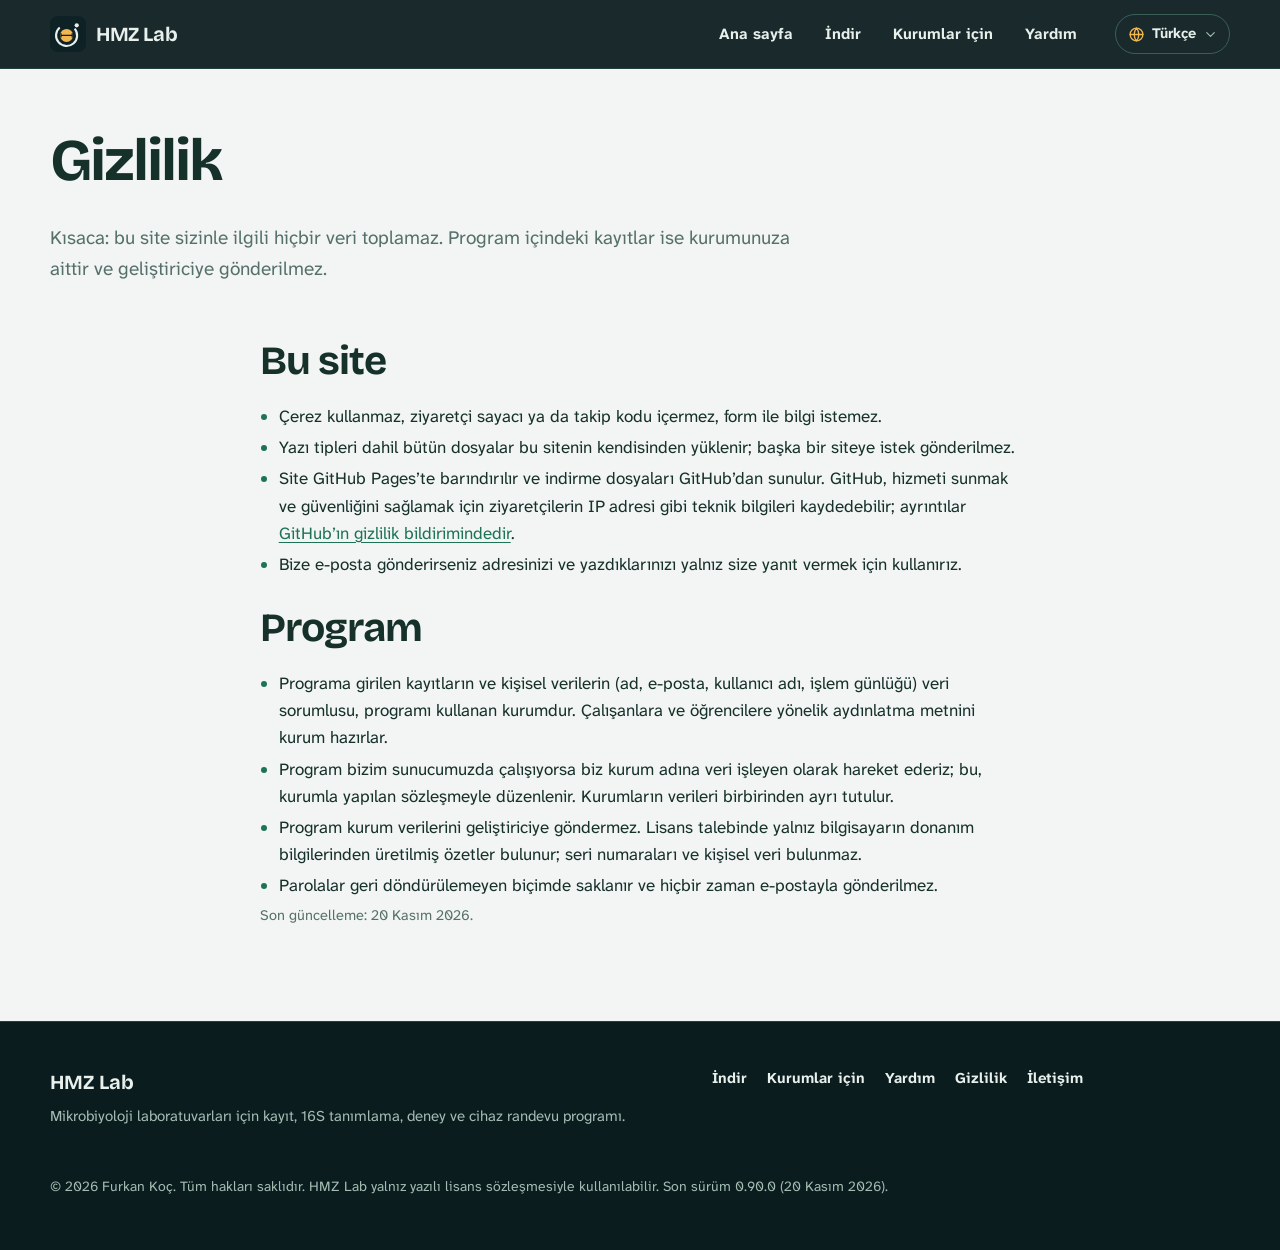
<file: gizlilik.html>
<!doctype html>
<!-- © 2026 Furkan Koç. Tüm hakları saklıdır. HMZ Lab tanıtım ve indirme sitesi. -->
<html lang="tr">
<head>
<meta charset="utf-8">
<meta name="viewport" content="width=device-width,initial-scale=1">
<meta http-equiv="Content-Security-Policy" content="default-src 'self'; img-src 'self' data:; style-src 'self'; font-src 'self'; script-src 'self'; object-src 'none'; base-uri 'none'; form-action 'none'">
<meta name="referrer" content="no-referrer">
<meta name="color-scheme" content="light dark">
<title>Gizlilik: HMZ Lab</title>
<meta name="description" content="HMZ Lab sitesi ve programı hangi verileri işler, hangilerini işlemez.">
<link rel="alternate" hreflang="tr" href="gizlilik.html">
<link rel="alternate" hreflang="en" href="en-privacy.html">
<link rel="icon" href="simge.svg" type="image/svg+xml">
<link rel="icon" href="simge-192.png" sizes="192x192">
<link rel="apple-touch-icon" href="apple-touch-icon.png">
<link rel="stylesheet" href="stil.css">
<script src="site.js" defer></script>
</head>
<body>
<a class="atla" href="#icerik">İçeriğe geç</a>
<header class="ust"><div class="kap ust-ic">
<a class="marka" href="index.html"><img class="logo" src="simge-kucuk.svg" alt=""><span>HMZ Lab</span></a>
<nav class="nav" aria-label="Site"><a href="index.html">Ana sayfa</a><a href="indir.html">İndir</a><a href="kurumlar.html">Kurumlar için</a><a href="yardim.html">Yardım</a></nav>
<details class="dil-secici"><summary aria-label="Dil: Türkçe"><svg class="dil-dunya" viewBox="0 0 24 24" aria-hidden="true"><circle cx="12" cy="12" r="9"/><path d="M3 12h18M12 3a14 14 0 0 1 0 18M12 3a14 14 0 0 0 0 18"/></svg><span class="dil-ad">Türkçe</span><span class="dil-kod">TR</span><svg class="dil-ok" viewBox="0 0 24 24" aria-hidden="true"><path d="m6 9 6 6 6-6"/></svg></summary><ul class="dil-liste"><li><a href="gizlilik.html" hreflang="tr" lang="tr" aria-current="true">Türkçe</a></li><li><a href="en-privacy.html" hreflang="en" lang="en">English</a></li></ul></details>
<details class="nav-tel"><summary>Menü</summary><nav aria-label="Site menüsü"><a href="index.html">Ana sayfa</a><a href="indir.html">İndir</a><a href="kurumlar.html">Kurumlar için</a><a href="yardim.html">Yardım</a></nav></details>
</div></header>
<main id="icerik">
<section class="sayfa-bas"><div class="kap">
<h1>Gizlilik</h1>
<p class="giris">Kısaca: bu site sizinle ilgili hiçbir veri toplamaz. Program içindeki kayıtlar ise kurumunuza aittir ve geliştiriciye gönderilmez.</p>
</div></section>

<section class="bolum ilk"><div class="kap dar metin">
<h2>Bu site</h2>
<ul>
<li>Çerez kullanmaz, ziyaretçi sayacı ya da takip kodu içermez, form ile bilgi istemez.</li>
<li>Yazı tipleri dahil bütün dosyalar bu sitenin kendisinden yüklenir; başka bir siteye istek gönderilmez.</li>
<li>Site GitHub Pages’te barındırılır ve indirme dosyaları GitHub’dan sunulur. GitHub, hizmeti sunmak ve güvenliğini sağlamak için ziyaretçilerin IP adresi gibi teknik bilgileri kaydedebilir; ayrıntılar <a href="https://docs.github.com/en/site-policy/privacy-policies/github-general-privacy-statement" rel="noopener noreferrer">GitHub’ın gizlilik bildirimindedir</a>.</li>
<li>Bize e-posta gönderirseniz adresinizi ve yazdıklarınızı yalnız size yanıt vermek için kullanırız.</li>
</ul>

<h2>Program</h2>
<ul>
<li>Programa girilen kayıtların ve kişisel verilerin (ad, e-posta, kullanıcı adı, işlem günlüğü) veri sorumlusu, programı kullanan kurumdur. Çalışanlara ve öğrencilere yönelik aydınlatma metnini kurum hazırlar.</li>
<li>Program bizim sunucumuzda çalışıyorsa biz kurum adına veri işleyen olarak hareket ederiz; bu, kurumla yapılan sözleşmeyle düzenlenir. Kurumların verileri birbirinden ayrı tutulur.</li>
<li>Program kurum verilerini geliştiriciye göndermez. Lisans talebinde yalnız bilgisayarın donanım bilgilerinden üretilmiş özetler bulunur; seri numaraları ve kişisel veri bulunmaz.</li>
<li>Parolalar geri döndürülemeyen biçimde saklanır ve hiçbir zaman e-postayla gönderilmez.</li>
</ul>

<p class="kucuk">Son güncelleme: 20 Kasım 2026.</p>
</div></section>

</main>
<footer class="alt"><div class="kap alt-ic">
<div><p class="alt-marka">HMZ Lab</p><p>Mikrobiyoloji laboratuvarları için kayıt, 16S tanımlama, deney ve cihaz randevu programı.</p></div>
<nav aria-label="Alt bağlantılar"><a href="indir.html">İndir</a><a href="kurumlar.html">Kurumlar için</a><a href="yardim.html">Yardım</a><a href="gizlilik.html">Gizlilik</a><a href="mailto:iletisim@ornek.com">İletişim</a></nav>
<p class="telif">© 2026 Furkan Koç. Tüm hakları saklıdır. HMZ Lab yalnız yazılı lisans sözleşmesiyle kullanılabilir. Son sürüm 0.90.0 (20 Kasım 2026).</p>
</div></footer>
</body>
</html>
</file>
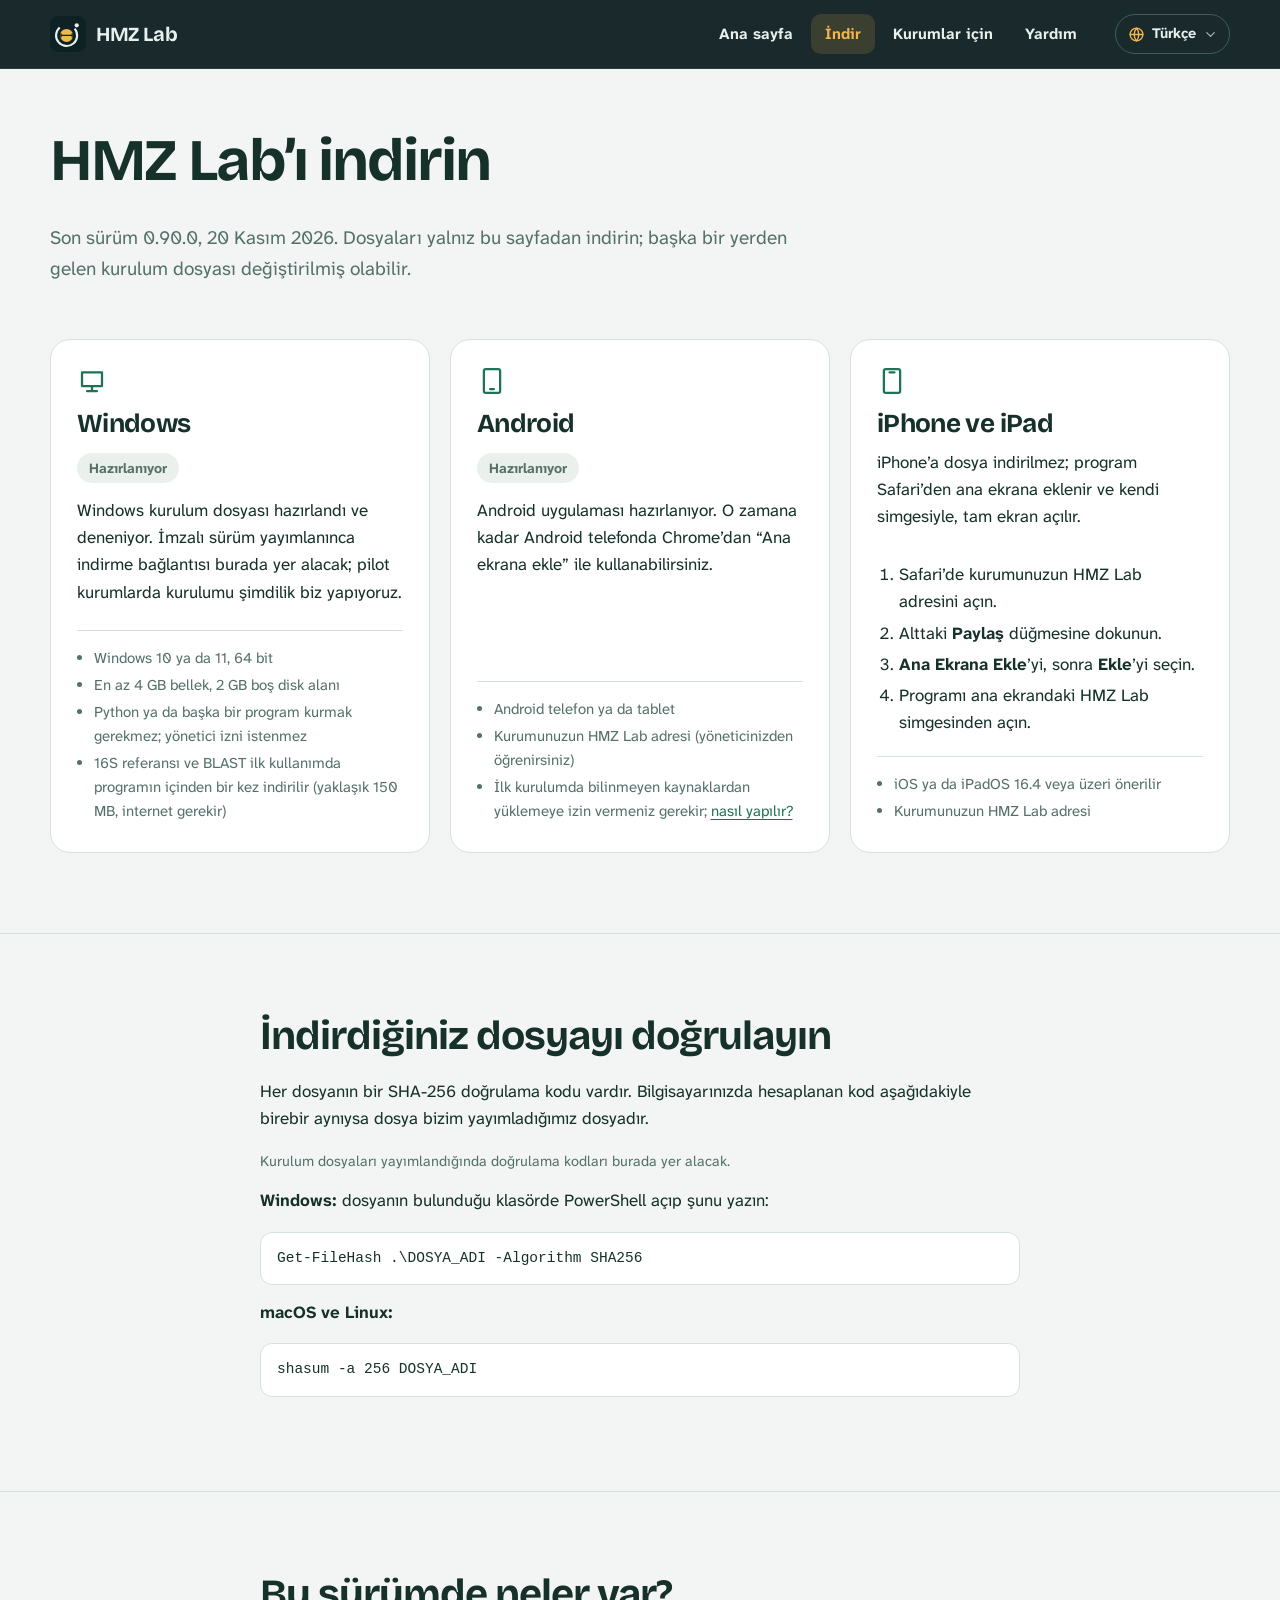
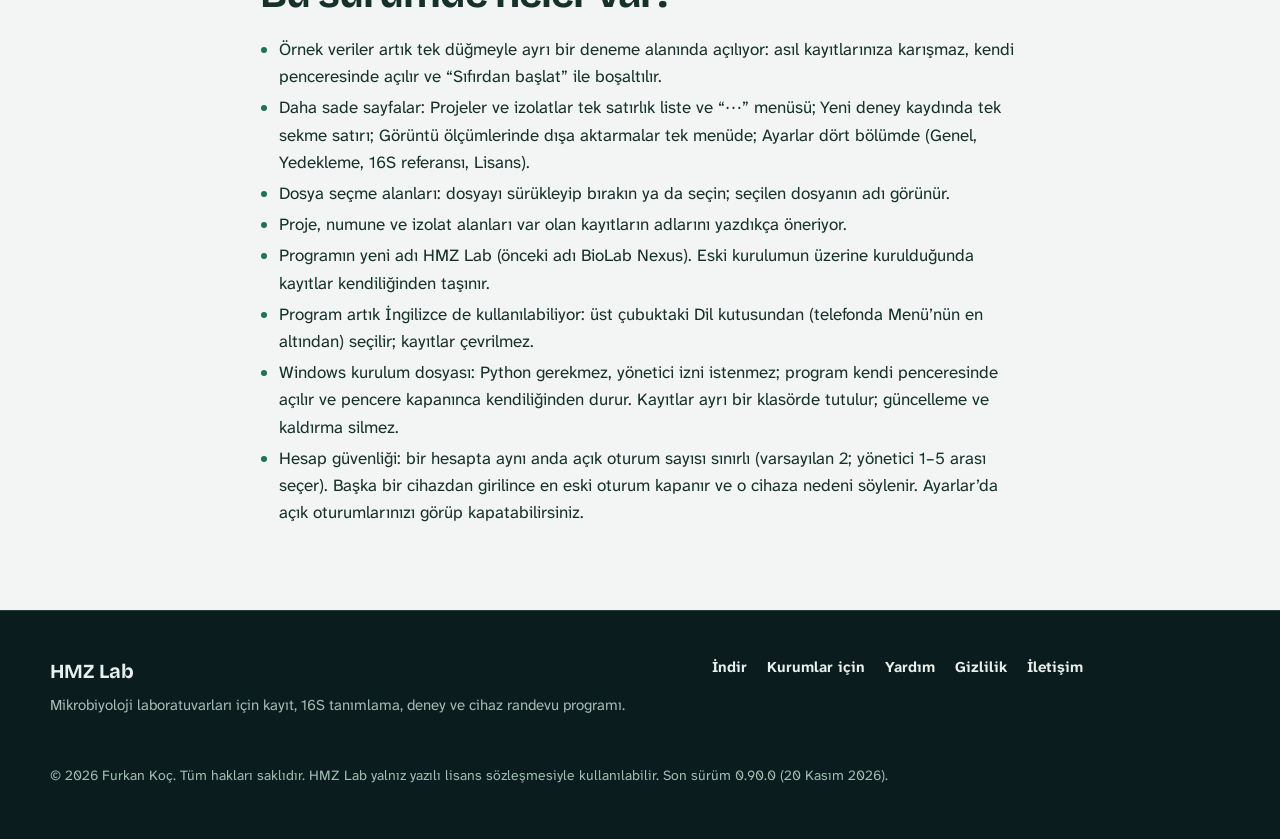
<file: indir.html>
<!doctype html>
<!-- © 2026 Furkan Koç. Tüm hakları saklıdır. HMZ Lab tanıtım ve indirme sitesi. -->
<html lang="tr">
<head>
<meta charset="utf-8">
<meta name="viewport" content="width=device-width,initial-scale=1">
<meta http-equiv="Content-Security-Policy" content="default-src 'self'; img-src 'self' data:; style-src 'self'; font-src 'self'; script-src 'self'; object-src 'none'; base-uri 'none'; form-action 'none'">
<meta name="referrer" content="no-referrer">
<meta name="color-scheme" content="light dark">
<title>İndir: HMZ Lab</title>
<meta name="description" content="HMZ Lab&#x27;ı Windows bilgisayara ve Android telefona indirin; iPhone&#x27;da ana ekrana ekleyin. Dosya doğrulama kodları.">
<link rel="alternate" hreflang="tr" href="indir.html">
<link rel="alternate" hreflang="en" href="en-download.html">
<link rel="icon" href="simge.svg" type="image/svg+xml">
<link rel="icon" href="simge-192.png" sizes="192x192">
<link rel="apple-touch-icon" href="apple-touch-icon.png">
<link rel="stylesheet" href="stil.css">
<script src="site.js" defer></script>
</head>
<body>
<a class="atla" href="#icerik">İçeriğe geç</a>
<header class="ust"><div class="kap ust-ic">
<a class="marka" href="index.html"><img class="logo" src="simge-kucuk.svg" alt=""><span>HMZ Lab</span></a>
<nav class="nav" aria-label="Site"><a href="index.html">Ana sayfa</a><a href="indir.html" aria-current="page">İndir</a><a href="kurumlar.html">Kurumlar için</a><a href="yardim.html">Yardım</a></nav>
<details class="dil-secici"><summary aria-label="Dil: Türkçe"><svg class="dil-dunya" viewBox="0 0 24 24" aria-hidden="true"><circle cx="12" cy="12" r="9"/><path d="M3 12h18M12 3a14 14 0 0 1 0 18M12 3a14 14 0 0 0 0 18"/></svg><span class="dil-ad">Türkçe</span><span class="dil-kod">TR</span><svg class="dil-ok" viewBox="0 0 24 24" aria-hidden="true"><path d="m6 9 6 6 6-6"/></svg></summary><ul class="dil-liste"><li><a href="indir.html" hreflang="tr" lang="tr" aria-current="true">Türkçe</a></li><li><a href="en-download.html" hreflang="en" lang="en">English</a></li></ul></details>
<details class="nav-tel"><summary>Menü</summary><nav aria-label="Site menüsü"><a href="index.html">Ana sayfa</a><a href="indir.html" aria-current="page">İndir</a><a href="kurumlar.html">Kurumlar için</a><a href="yardim.html">Yardım</a></nav></details>
</div></header>
<main id="icerik">
<section class="sayfa-bas"><div class="kap">
<h1>HMZ Lab’ı indirin</h1>
<p class="giris">Son sürüm 0.90.0, 20 Kasım 2026. Dosyaları yalnız bu sayfadan indirin; başka bir yerden gelen kurulum dosyası değiştirilmiş olabilir.</p>
</div></section>

<section class="bolum ilk"><div class="kap platformlar">
<article class="platform" id="windows">
<svg class="ikon" viewBox="0 0 24 24" aria-hidden="true"><path d="M4 5h16v11H4zM8 20h8M12 16v4"/></svg>
<h2>Windows</h2>
<span class="durum">Hazırlanıyor</span><p>Windows kurulum dosyası hazırlandı ve deneniyor. İmzalı sürüm yayımlanınca indirme bağlantısı burada yer alacak; pilot kurumlarda kurulumu şimdilik biz yapıyoruz.</p>
<ul class="gereksinim"><li>Windows 10 ya da 11, 64 bit</li><li>En az 4 GB bellek, 2 GB boş disk alanı</li><li>Python ya da başka bir program kurmak gerekmez; yönetici izni istenmez</li><li>16S referansı ve BLAST ilk kullanımda programın içinden bir kez indirilir (yaklaşık 150 MB, internet gerekir)</li></ul>
</article>
<article class="platform" id="android">
<svg class="ikon" viewBox="0 0 24 24" aria-hidden="true"><path d="M7 2.5h10a1.5 1.5 0 0 1 1.5 1.5v16a1.5 1.5 0 0 1-1.5 1.5H7A1.5 1.5 0 0 1 5.5 20V4A1.5 1.5 0 0 1 7 2.5zM10.5 18.5h3"/></svg>
<h2>Android</h2>
<span class="durum">Hazırlanıyor</span><p>Android uygulaması hazırlanıyor. O zamana kadar Android telefonda Chrome’dan “Ana ekrana ekle” ile kullanabilirsiniz.</p>
<ul class="gereksinim"><li>Android telefon ya da tablet</li><li>Kurumunuzun HMZ Lab adresi (yöneticinizden öğrenirsiniz)</li><li>İlk kurulumda bilinmeyen kaynaklardan yüklemeye izin vermeniz gerekir; <a href="yardim.html#android">nasıl yapılır?</a></li></ul>
</article>
<article class="platform" id="iphone">
<svg class="ikon" viewBox="0 0 24 24" aria-hidden="true"><path d="M7 2.5h10a1.5 1.5 0 0 1 1.5 1.5v16a1.5 1.5 0 0 1-1.5 1.5H7A1.5 1.5 0 0 1 5.5 20V4A1.5 1.5 0 0 1 7 2.5zM10 5h4"/></svg>
<h2>iPhone ve iPad</h2>
<p>iPhone’a dosya indirilmez; program Safari’den ana ekrana eklenir ve kendi simgesiyle, tam ekran açılır.</p>
<ol class="kisa-adim">
<li>Safari’de kurumunuzun HMZ Lab adresini açın.</li>
<li>Alttaki <b>Paylaş</b> düğmesine dokunun.</li>
<li><b>Ana Ekrana Ekle</b>’yi, sonra <b>Ekle</b>’yi seçin.</li>
<li>Programı ana ekrandaki HMZ Lab simgesinden açın.</li>
</ol>
<ul class="gereksinim"><li>iOS ya da iPadOS 16.4 veya üzeri önerilir</li><li>Kurumunuzun HMZ Lab adresi</li></ul>
</article>
</div></section>

<section class="bolum" aria-labelledby="dogrula"><div class="kap dar">
<h2 id="dogrula">İndirdiğiniz dosyayı doğrulayın</h2>
<p>Her dosyanın bir SHA-256 doğrulama kodu vardır. Bilgisayarınızda hesaplanan kod aşağıdakiyle birebir aynıysa dosya bizim yayımladığımız dosyadır.</p>
<p class="kucuk">Kurulum dosyaları yayımlandığında doğrulama kodları burada yer alacak.</p>
<p><b>Windows:</b> dosyanın bulunduğu klasörde PowerShell açıp şunu yazın:</p>
<pre><code>Get-FileHash .\DOSYA_ADI -Algorithm SHA256</code></pre>
<p><b>macOS ve Linux:</b></p>
<pre><code>shasum -a 256 DOSYA_ADI</code></pre>
</div></section>

<section class="bolum" aria-labelledby="yenilikler"><div class="kap dar">
<h2 id="yenilikler">Bu sürümde neler var?</h2>
<ul class="liste"><li>Örnek veriler artık tek düğmeyle ayrı bir deneme alanında açılıyor: asıl kayıtlarınıza karışmaz, kendi penceresinde açılır ve “Sıfırdan başlat” ile boşaltılır.</li><li>Daha sade sayfalar: Projeler ve izolatlar tek satırlık liste ve “⋯” menüsü; Yeni deney kaydında tek sekme satırı; Görüntü ölçümlerinde dışa aktarmalar tek menüde; Ayarlar dört bölümde (Genel, Yedekleme, 16S referansı, Lisans).</li><li>Dosya seçme alanları: dosyayı sürükleyip bırakın ya da seçin; seçilen dosyanın adı görünür.</li><li>Proje, numune ve izolat alanları var olan kayıtların adlarını yazdıkça öneriyor.</li><li>Programın yeni adı HMZ Lab (önceki adı BioLab Nexus). Eski kurulumun üzerine kurulduğunda kayıtlar kendiliğinden taşınır.</li><li>Program artık İngilizce de kullanılabiliyor: üst çubuktaki Dil kutusundan (telefonda Menü’nün en altından) seçilir; kayıtlar çevrilmez.</li><li>Windows kurulum dosyası: Python gerekmez, yönetici izni istenmez; program kendi penceresinde açılır ve pencere kapanınca kendiliğinden durur. Kayıtlar ayrı bir klasörde tutulur; güncelleme ve kaldırma silmez.</li><li>Hesap güvenliği: bir hesapta aynı anda açık oturum sayısı sınırlı (varsayılan 2; yönetici 1–5 arası seçer). Başka bir cihazdan girilince en eski oturum kapanır ve o cihaza nedeni söylenir. Ayarlar’da açık oturumlarınızı görüp kapatabilirsiniz.</li></ul>
</div></section>

</main>
<footer class="alt"><div class="kap alt-ic">
<div><p class="alt-marka">HMZ Lab</p><p>Mikrobiyoloji laboratuvarları için kayıt, 16S tanımlama, deney ve cihaz randevu programı.</p></div>
<nav aria-label="Alt bağlantılar"><a href="indir.html">İndir</a><a href="kurumlar.html">Kurumlar için</a><a href="yardim.html">Yardım</a><a href="gizlilik.html">Gizlilik</a><a href="mailto:iletisim@ornek.com">İletişim</a></nav>
<p class="telif">© 2026 Furkan Koç. Tüm hakları saklıdır. HMZ Lab yalnız yazılı lisans sözleşmesiyle kullanılabilir. Son sürüm 0.90.0 (20 Kasım 2026).</p>
</div></footer>
</body>
</html>
</file>
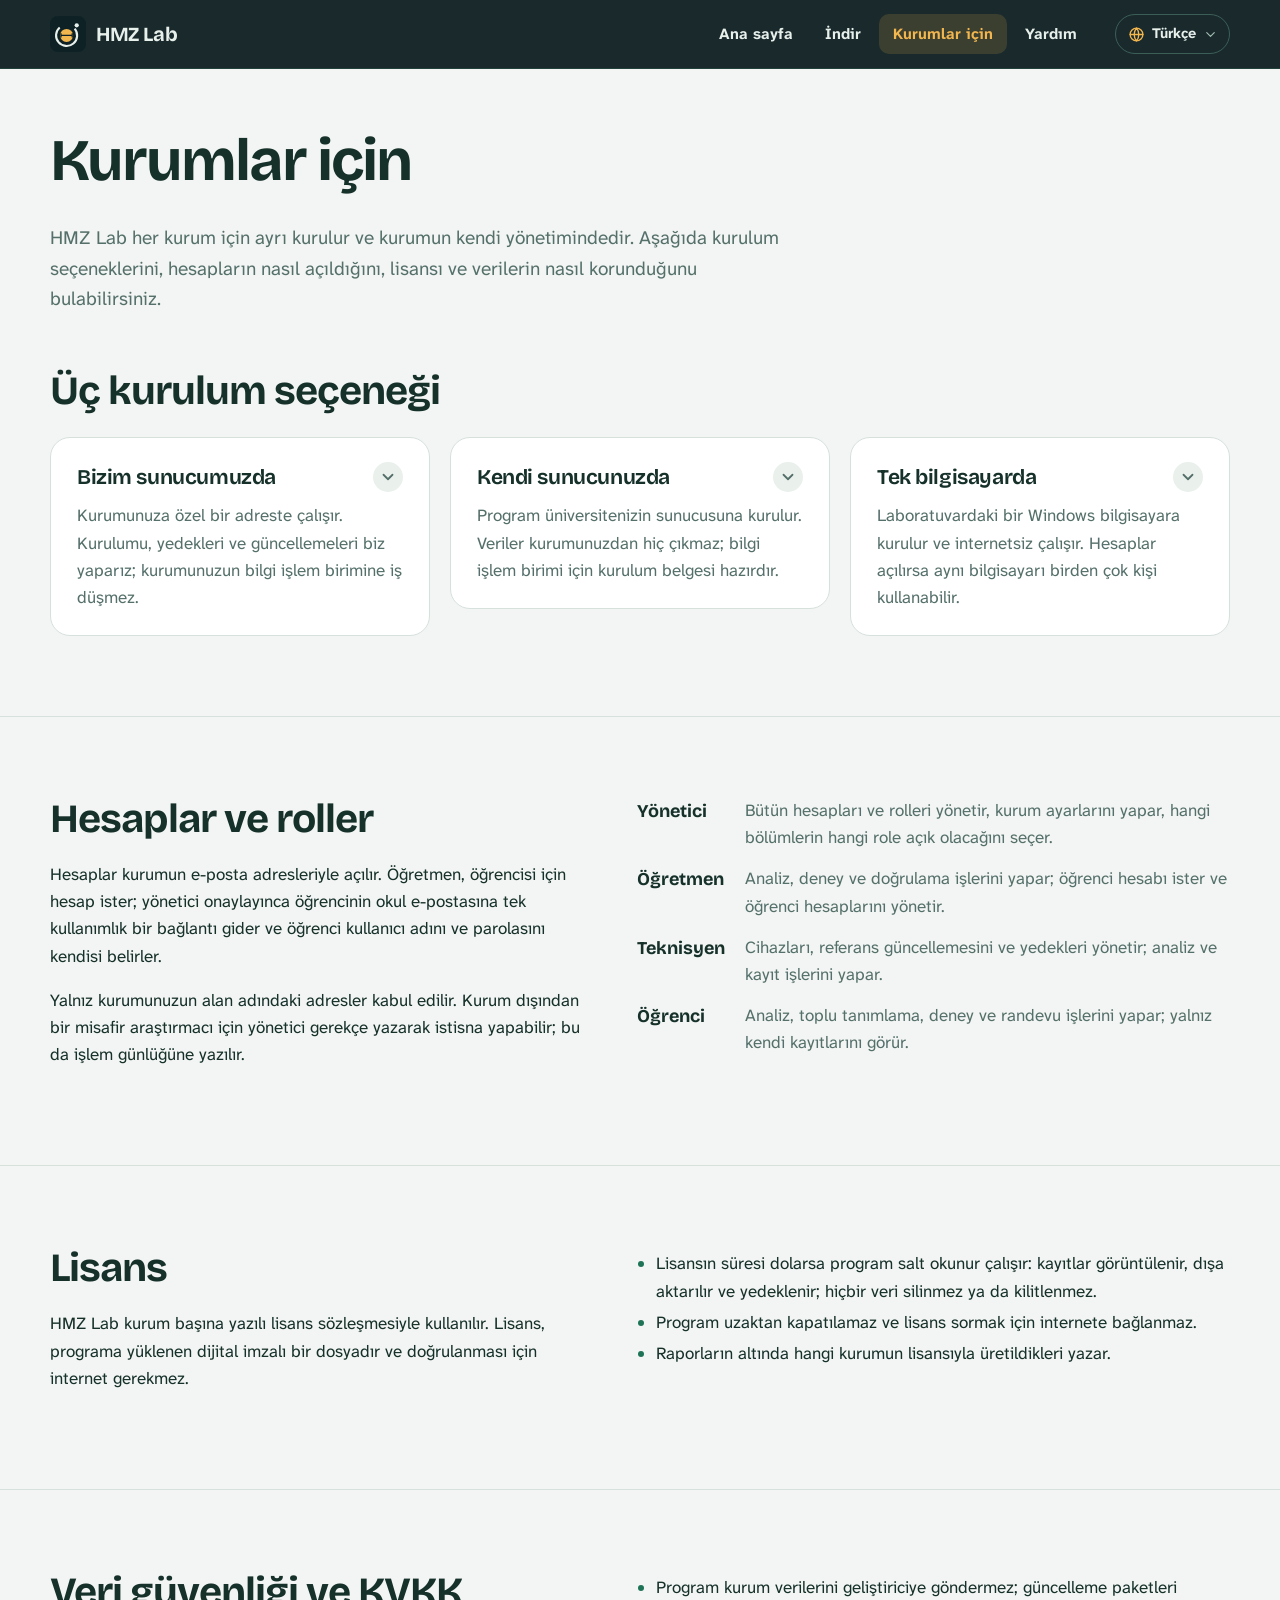
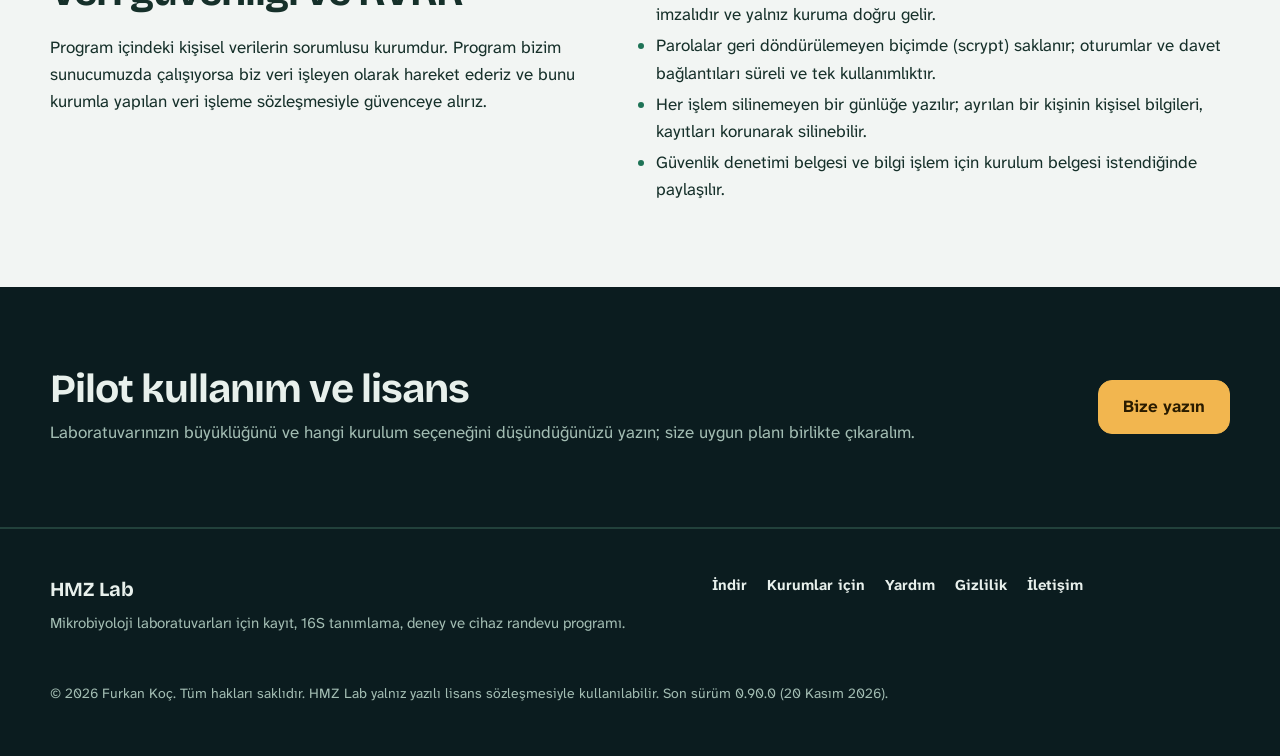
<file: kurumlar.html>
<!doctype html>
<!-- © 2026 Furkan Koç. Tüm hakları saklıdır. HMZ Lab tanıtım ve indirme sitesi. -->
<html lang="tr">
<head>
<meta charset="utf-8">
<meta name="viewport" content="width=device-width,initial-scale=1">
<meta http-equiv="Content-Security-Policy" content="default-src 'self'; img-src 'self' data:; style-src 'self'; font-src 'self'; script-src 'self'; object-src 'none'; base-uri 'none'; form-action 'none'">
<meta name="referrer" content="no-referrer">
<meta name="color-scheme" content="light dark">
<title>Kurumlar için: HMZ Lab</title>
<meta name="description" content="HMZ Lab&#x27;ı üniversitenizde kurmanın yolları, hesaplar ve roller, lisans, veri güvenliği ve KVKK.">
<link rel="alternate" hreflang="tr" href="kurumlar.html">
<link rel="alternate" hreflang="en" href="en-institutions.html">
<link rel="icon" href="simge.svg" type="image/svg+xml">
<link rel="icon" href="simge-192.png" sizes="192x192">
<link rel="apple-touch-icon" href="apple-touch-icon.png">
<link rel="stylesheet" href="stil.css">
<script src="site.js" defer></script>
</head>
<body>
<a class="atla" href="#icerik">İçeriğe geç</a>
<header class="ust"><div class="kap ust-ic">
<a class="marka" href="index.html"><img class="logo" src="simge-kucuk.svg" alt=""><span>HMZ Lab</span></a>
<nav class="nav" aria-label="Site"><a href="index.html">Ana sayfa</a><a href="indir.html">İndir</a><a href="kurumlar.html" aria-current="page">Kurumlar için</a><a href="yardim.html">Yardım</a></nav>
<details class="dil-secici"><summary aria-label="Dil: Türkçe"><svg class="dil-dunya" viewBox="0 0 24 24" aria-hidden="true"><circle cx="12" cy="12" r="9"/><path d="M3 12h18M12 3a14 14 0 0 1 0 18M12 3a14 14 0 0 0 0 18"/></svg><span class="dil-ad">Türkçe</span><span class="dil-kod">TR</span><svg class="dil-ok" viewBox="0 0 24 24" aria-hidden="true"><path d="m6 9 6 6 6-6"/></svg></summary><ul class="dil-liste"><li><a href="kurumlar.html" hreflang="tr" lang="tr" aria-current="true">Türkçe</a></li><li><a href="en-institutions.html" hreflang="en" lang="en">English</a></li></ul></details>
<details class="nav-tel"><summary>Menü</summary><nav aria-label="Site menüsü"><a href="index.html">Ana sayfa</a><a href="indir.html">İndir</a><a href="kurumlar.html" aria-current="page">Kurumlar için</a><a href="yardim.html">Yardım</a></nav></details>
</div></header>
<main id="icerik">
<section class="sayfa-bas"><div class="kap">
<h1>Kurumlar için</h1>
<p class="giris">HMZ Lab her kurum için ayrı kurulur ve kurumun kendi yönetimindedir. Aşağıda kurulum seçeneklerini, hesapların nasıl açıldığını, lisansı ve verilerin nasıl korunduğunu bulabilirsiniz.</p>
</div></section>

<section class="bolum ilk" aria-labelledby="secenekler"><div class="kap">
<h2 id="secenekler">Üç kurulum seçeneği</h2>
<div class="secenekler">
<details class="secenek" name="kurulum">
<summary><span class="secenek-bas"><span class="secenek-ad">Bizim sunucumuzda</span><svg class="secenek-ok" viewBox="0 0 24 24" aria-hidden="true"><path d="m6 9 6 6 6-6"/></svg></span><span class="secenek-ozet">Kurumunuza özel bir adreste çalışır. Kurulumu, yedekleri ve güncellemeleri biz yaparız; kurumunuzun bilgi işlem birimine iş düşmez.</span></summary>
<dl><dt>Veriler</dt><dd>Kurumunuza ayrılmış, başka kurumlarla paylaşılmayan bölümde</dd><dt>Erişim</dt><dd>Bilgisayar, Android ve iPhone; kampüs dışından da</dd><dt>Uygun olduğu durum</dt><dd>Sunucusu olmayan ya da hızlı başlamak isteyen laboratuvarlar</dd></dl>
</details>
<details class="secenek" name="kurulum">
<summary><span class="secenek-bas"><span class="secenek-ad">Kendi sunucunuzda</span><svg class="secenek-ok" viewBox="0 0 24 24" aria-hidden="true"><path d="m6 9 6 6 6-6"/></svg></span><span class="secenek-ozet">Program üniversitenizin sunucusuna kurulur. Veriler kurumunuzdan hiç çıkmaz; bilgi işlem birimi için kurulum belgesi hazırdır.</span></summary>
<dl><dt>Veriler</dt><dd>Kurumunuzun sunucusunda</dd><dt>Erişim</dt><dd>Bilgisayar, Android ve iPhone; kampüs ağından ya da VPN ile</dd><dt>Uygun olduğu durum</dt><dd>Verilerin kurum dışına çıkmaması gereken birimler</dd></dl>
</details>
<details class="secenek" name="kurulum">
<summary><span class="secenek-bas"><span class="secenek-ad">Tek bilgisayarda</span><svg class="secenek-ok" viewBox="0 0 24 24" aria-hidden="true"><path d="m6 9 6 6 6-6"/></svg></span><span class="secenek-ozet">Laboratuvardaki bir Windows bilgisayara kurulur ve internetsiz çalışır. Hesaplar açılırsa aynı bilgisayarı birden çok kişi kullanabilir.</span></summary>
<dl><dt>Veriler</dt><dd>O bilgisayarda</dd><dt>Erişim</dt><dd>Yalnız o bilgisayardan</dd><dt>Uygun olduğu durum</dt><dd>Tek bir araştırma grubu ya da tez çalışması</dd></dl>
</details>
</div>
</div></section>

<section class="bolum" aria-labelledby="hesaplar"><div class="kap iki-kolon">
<div><h2 id="hesaplar">Hesaplar ve roller</h2>
<p>Hesaplar kurumun e-posta adresleriyle açılır. Öğretmen, öğrencisi için hesap ister; yönetici onaylayınca öğrencinin okul e-postasına tek kullanımlık bir bağlantı gider ve öğrenci kullanıcı adını ve parolasını kendisi belirler.</p>
<p>Yalnız kurumunuzun alan adındaki adresler kabul edilir. Kurum dışından bir misafir araştırmacı için yönetici gerekçe yazarak istisna yapabilir; bu da işlem günlüğüne yazılır.</p></div>
<dl class="roller">
<dt>Yönetici</dt><dd>Bütün hesapları ve rolleri yönetir, kurum ayarlarını yapar, hangi bölümlerin hangi role açık olacağını seçer.</dd>
<dt>Öğretmen</dt><dd>Analiz, deney ve doğrulama işlerini yapar; öğrenci hesabı ister ve öğrenci hesaplarını yönetir.</dd>
<dt>Teknisyen</dt><dd>Cihazları, referans güncellemesini ve yedekleri yönetir; analiz ve kayıt işlerini yapar.</dd>
<dt>Öğrenci</dt><dd>Analiz, toplu tanımlama, deney ve randevu işlerini yapar; yalnız kendi kayıtlarını görür.</dd>
</dl>
</div></section>

<section class="bolum" aria-labelledby="lisans"><div class="kap iki-kolon">
<div><h2 id="lisans">Lisans</h2>
<p>HMZ Lab kurum başına yazılı lisans sözleşmesiyle kullanılır. Lisans, programa yüklenen dijital imzalı bir dosyadır ve doğrulanması için internet gerekmez.</p></div>
<ul class="liste">
<li>Lisansın süresi dolarsa program salt okunur çalışır: kayıtlar görüntülenir, dışa aktarılır ve yedeklenir; hiçbir veri silinmez ya da kilitlenmez.</li>
<li>Program uzaktan kapatılamaz ve lisans sormak için internete bağlanmaz.</li>
<li>Raporların altında hangi kurumun lisansıyla üretildikleri yazar.</li>
</ul>
</div></section>

<section class="bolum" aria-labelledby="kvkk"><div class="kap iki-kolon">
<div><h2 id="kvkk">Veri güvenliği ve KVKK</h2>
<p>Program içindeki kişisel verilerin sorumlusu kurumdur. Program bizim sunucumuzda çalışıyorsa biz veri işleyen olarak hareket ederiz ve bunu kurumla yapılan veri işleme sözleşmesiyle güvenceye alırız.</p></div>
<ul class="liste">
<li>Program kurum verilerini geliştiriciye göndermez; güncelleme paketleri imzalıdır ve yalnız kuruma doğru gelir.</li>
<li>Parolalar geri döndürülemeyen biçimde (scrypt) saklanır; oturumlar ve davet bağlantıları süreli ve tek kullanımlıktır.</li>
<li>Her işlem silinemeyen bir günlüğe yazılır; ayrılan bir kişinin kişisel bilgileri, kayıtları korunarak silinebilir.</li>
<li>Güvenlik denetimi belgesi ve bilgi işlem için kurulum belgesi istendiğinde paylaşılır.</li>
</ul>
</div></section>

<section class="bolum son-cagri"><div class="kap cagri-ic">
<div><h2>Pilot kullanım ve lisans</h2><p>Laboratuvarınızın büyüklüğünü ve hangi kurulum seçeneğini düşündüğünüzü yazın; size uygun planı birlikte çıkaralım.</p></div>
<div class="dugmeler"><a class="dugme" href="mailto:iletisim@ornek.com?subject=HMZ%20Lab%20kurum%20lisans%C4%B1">Bize yazın</a></div>
</div></section>

</main>
<footer class="alt"><div class="kap alt-ic">
<div><p class="alt-marka">HMZ Lab</p><p>Mikrobiyoloji laboratuvarları için kayıt, 16S tanımlama, deney ve cihaz randevu programı.</p></div>
<nav aria-label="Alt bağlantılar"><a href="indir.html">İndir</a><a href="kurumlar.html">Kurumlar için</a><a href="yardim.html">Yardım</a><a href="gizlilik.html">Gizlilik</a><a href="mailto:iletisim@ornek.com">İletişim</a></nav>
<p class="telif">© 2026 Furkan Koç. Tüm hakları saklıdır. HMZ Lab yalnız yazılı lisans sözleşmesiyle kullanılabilir. Son sürüm 0.90.0 (20 Kasım 2026).</p>
</div></footer>
</body>
</html>
</file>
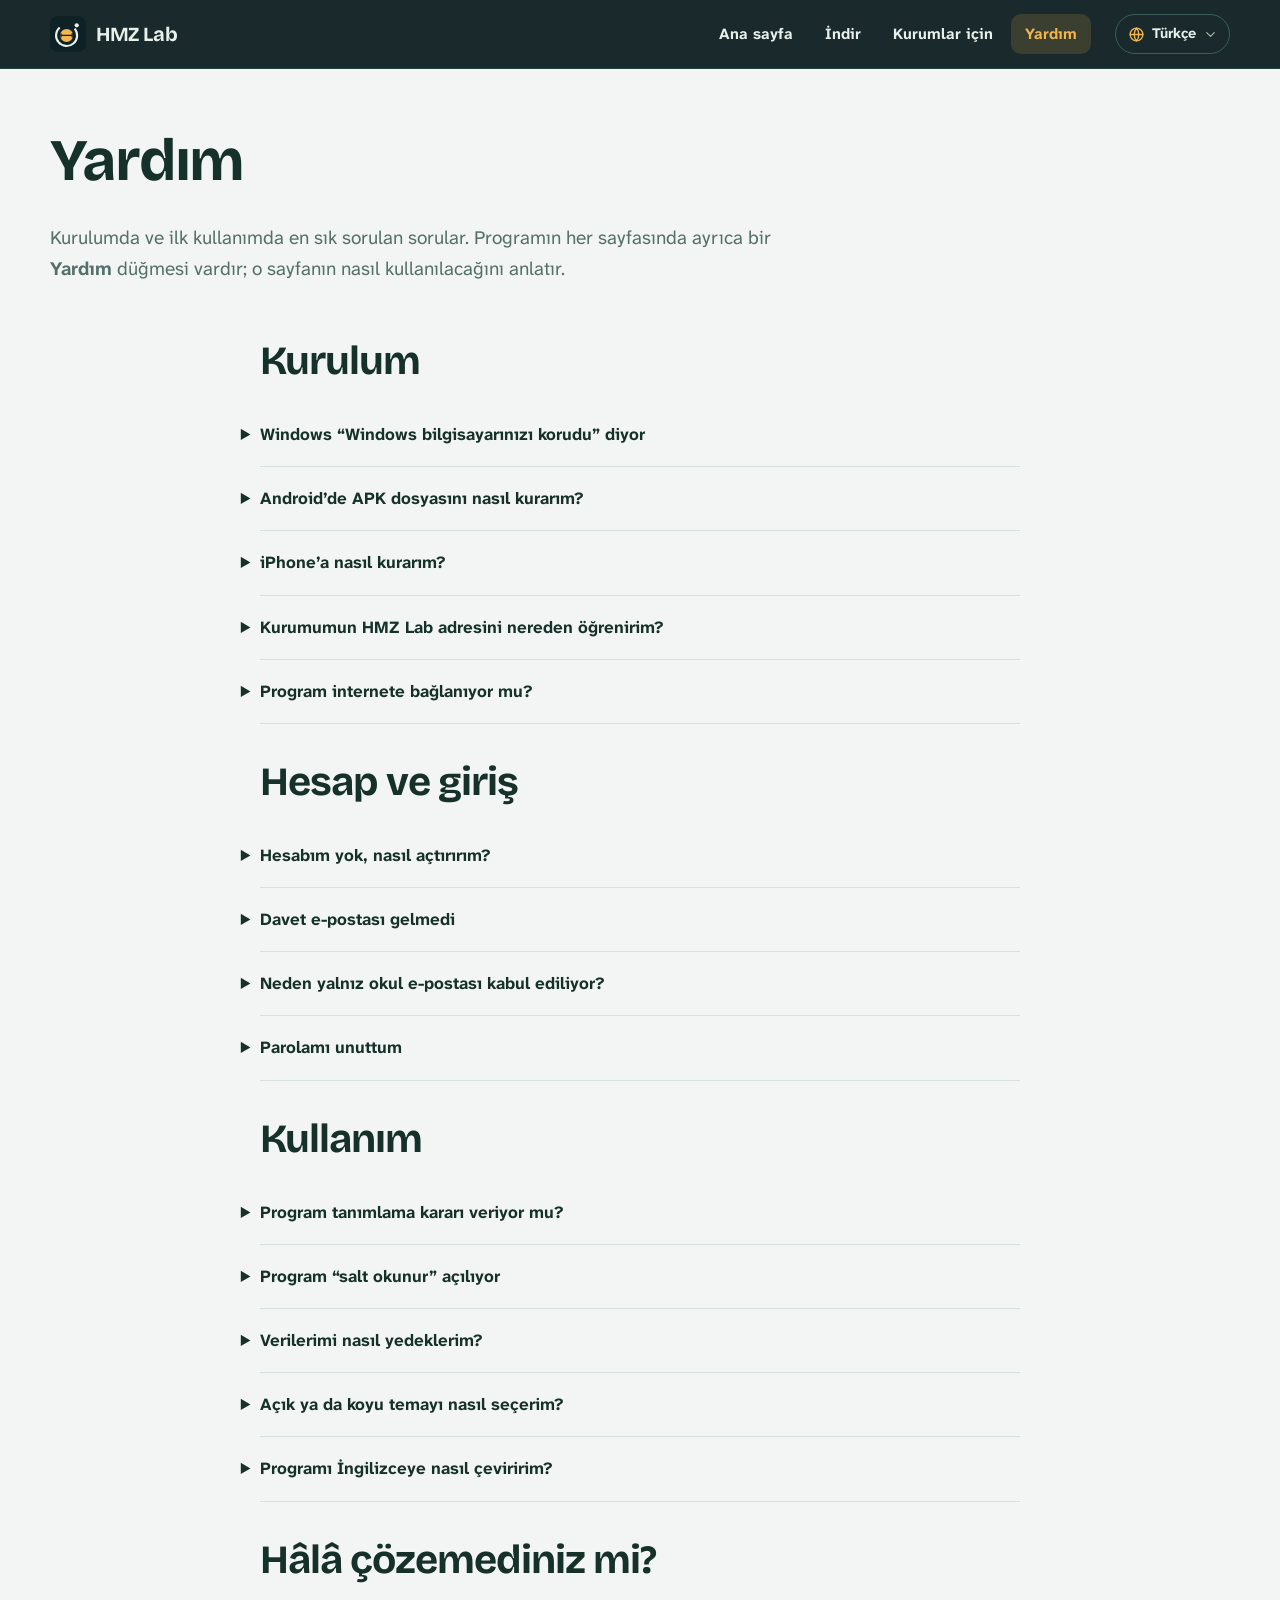
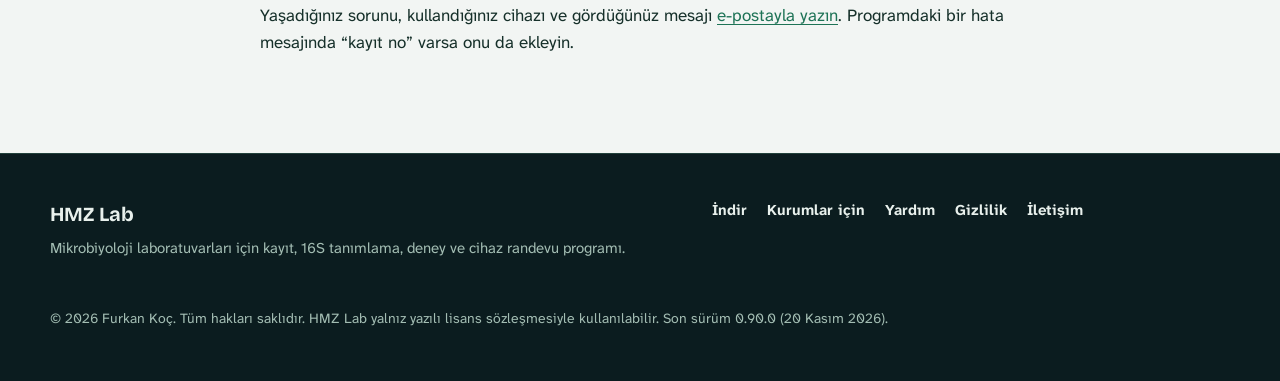
<file: yardim.html>
<!doctype html>
<!-- © 2026 Furkan Koç. Tüm hakları saklıdır. HMZ Lab tanıtım ve indirme sitesi. -->
<html lang="tr">
<head>
<meta charset="utf-8">
<meta name="viewport" content="width=device-width,initial-scale=1">
<meta http-equiv="Content-Security-Policy" content="default-src 'self'; img-src 'self' data:; style-src 'self'; font-src 'self'; script-src 'self'; object-src 'none'; base-uri 'none'; form-action 'none'">
<meta name="referrer" content="no-referrer">
<meta name="color-scheme" content="light dark">
<title>Yardım: HMZ Lab</title>
<meta name="description" content="HMZ Lab kurulumu, hesap açma, Windows ve Android uyarıları, iPhone&#x27;a ekleme ve sık sorulan sorular.">
<link rel="alternate" hreflang="tr" href="yardim.html">
<link rel="alternate" hreflang="en" href="en-help.html">
<link rel="icon" href="simge.svg" type="image/svg+xml">
<link rel="icon" href="simge-192.png" sizes="192x192">
<link rel="apple-touch-icon" href="apple-touch-icon.png">
<link rel="stylesheet" href="stil.css">
<script src="site.js" defer></script>
</head>
<body>
<a class="atla" href="#icerik">İçeriğe geç</a>
<header class="ust"><div class="kap ust-ic">
<a class="marka" href="index.html"><img class="logo" src="simge-kucuk.svg" alt=""><span>HMZ Lab</span></a>
<nav class="nav" aria-label="Site"><a href="index.html">Ana sayfa</a><a href="indir.html">İndir</a><a href="kurumlar.html">Kurumlar için</a><a href="yardim.html" aria-current="page">Yardım</a></nav>
<details class="dil-secici"><summary aria-label="Dil: Türkçe"><svg class="dil-dunya" viewBox="0 0 24 24" aria-hidden="true"><circle cx="12" cy="12" r="9"/><path d="M3 12h18M12 3a14 14 0 0 1 0 18M12 3a14 14 0 0 0 0 18"/></svg><span class="dil-ad">Türkçe</span><span class="dil-kod">TR</span><svg class="dil-ok" viewBox="0 0 24 24" aria-hidden="true"><path d="m6 9 6 6 6-6"/></svg></summary><ul class="dil-liste"><li><a href="yardim.html" hreflang="tr" lang="tr" aria-current="true">Türkçe</a></li><li><a href="en-help.html" hreflang="en" lang="en">English</a></li></ul></details>
<details class="nav-tel"><summary>Menü</summary><nav aria-label="Site menüsü"><a href="index.html">Ana sayfa</a><a href="indir.html">İndir</a><a href="kurumlar.html">Kurumlar için</a><a href="yardim.html" aria-current="page">Yardım</a></nav></details>
</div></header>
<main id="icerik">
<section class="sayfa-bas"><div class="kap">
<h1>Yardım</h1>
<p class="giris">Kurulumda ve ilk kullanımda en sık sorulan sorular. Programın her sayfasında ayrıca bir <b>Yardım</b> düğmesi vardır; o sayfanın nasıl kullanılacağını anlatır.</p>
</div></section>

<section class="bolum ilk"><div class="kap dar sss">
<h2>Kurulum</h2>
<details id="windows-uyari"><summary>Windows “Windows bilgisayarınızı korudu” diyor</summary>
<p>Windows, yaygın olmayan yeni programlar için bu uyarıyı gösterir. Dosyayı bu siteden indirdiyseniz ve <a href="indir.html#dogrula">doğrulama kodu</a> tutuyorsa <b>Ek bilgi</b>’ye, sonra <b>Yine de çalıştır</b>’a tıklayın. Kurumunuzun bilgisayarlarında bu düğme yoksa kurulumu bilgi işlem biriminiz yapabilir.</p></details>
<details id="android"><summary>Android’de APK dosyasını nasıl kurarım?</summary>
<ol><li>Telefonda bu siteden APK dosyasını indirin.</li><li>İndirilenler bildirimine ya da dosyaya dokunun.</li><li>Telefon “Bu kaynaktan yüklemeye izin verilmiyor” derse <b>Ayarlar</b>’a dokunup <b>Bu kaynaktan izin ver</b>’i açın, sonra geri dönün.</li><li><b>Yükle</b>’ye dokunun. Kurulum bitince izni yeniden kapatabilirsiniz.</li></ol>
<p>Menü adları telefonun markasına göre biraz değişebilir.</p></details>
<details id="iphone"><summary>iPhone’a nasıl kurarım?</summary>
<p>iPhone’a dosya indirilmez. Safari’de kurumunuzun HMZ Lab adresini açın, <b>Paylaş</b> düğmesine ve ardından <b>Ana Ekrana Ekle</b>’ye dokunun. Program ana ekrandaki simgesinden, tam ekran açılır.</p></details>
<details><summary>Kurumumun HMZ Lab adresini nereden öğrenirim?</summary>
<p>Laboratuvarınızın yöneticisinden ya da öğretmeninizden. Adres, size gelen davet e-postasındaki bağlantıda da yazar.</p></details>
<details><summary>Program internete bağlanıyor mu?</summary>
<p>Tek bilgisayara kurulan program internetsiz çalışır; lisansı da internetsiz doğrular. Sunucuya kurulan programda telefonlar ve bilgisayarlar o sunucuya bağlanır. Program hiçbir durumda kurum verilerini geliştiriciye göndermez.</p></details>

<h2>Hesap ve giriş</h2>
<details><summary>Hesabım yok, nasıl açtırırım?</summary>
<p>Öğretmeninizden isteyin. Öğretmen adınızı ve okul e-postanızı yazar; yönetici onaylayınca e-postanıza bir bağlantı gelir. Bağlantıyı açıp kullanıcı adınızı ve parolanızı kendiniz belirlersiniz.</p></details>
<details><summary>Davet e-postası gelmedi</summary>
<p>Önce istenmeyen (spam) klasörüne bakın. Bağlantı 7 gün geçerlidir; süresi geçtiyse ya da e-posta hiç gelmediyse öğretmeninizden ya da yöneticinizden yeni bağlantı isteyin.</p></details>
<details><summary>Neden yalnız okul e-postası kabul ediliyor?</summary>
<p>Hesapların gerçekten kurumdaki kişilere ait olduğundan emin olmak için. Kurum dışından bir misafir araştırmacının hesabını yönetici, gerekçe yazarak açabilir.</p></details>
<details><summary>Parolamı unuttum</summary>
<p>Giriş ekranında kullanıcı adınızı ya da e-postanızı yazabilirsiniz. Parolanızı hatırlamıyorsanız öğretmeninizden ya da yöneticinizden parola yenileme bağlantısı isteyin; bağlantı e-postanıza gelir. Parolalar hiçbir zaman e-postayla gönderilmez.</p></details>

<h2>Kullanım</h2>
<details><summary>Program tanımlama kararı veriyor mu?</summary>
<p>Hayır. HMZ Lab 16S sonucunu ve güven düzeyini açıklar, dikkat edilecek noktaları gösterir; kararı uzman verir. Sonuçlar kullanılan referans sürümüne ve laboratuvarınızda yaptığınız doğrulama çalışmalarına bağlıdır.</p></details>
<details><summary>Program “salt okunur” açılıyor</summary>
<p>Lisans yüklenmemiş, süresi dolmuş ya da program dosyaları değiştirilmiş olabilir. Bu durumda kayıtlarınızı görebilir, dışa aktarabilir ve yedekleyebilirsiniz; hiçbir veri silinmez. Laboratuvar yöneticinize başvurun.</p></details>
<details><summary>Verilerimi nasıl yedeklerim?</summary>
<p>Program her gün kendiliğinden yedek alır. Ayrıca <b>Ayarlar → Çalışma alanını yedekle</b> bölümünden bütün kayıtları tek bir dosya olarak indirebilirsiniz.</p></details>
<details><summary>Açık ya da koyu temayı nasıl seçerim?</summary>
<p>Bilgisayarda üst çubuktaki <b>Tema</b> kutusundan, telefonda <b>Menü</b>’nün en altından. “Sistem” seçerseniz cihazınızın ayarını izler.</p></details>
<details><summary>Programı İngilizceye nasıl çeviririm?</summary>
<p>Bilgisayarda üst çubuktaki <b>Dil</b> kutusundan, telefonda <b>Menü</b>’nün en altından <b>English</b>’i seçin. Seçim o cihazda hatırlanır; herkes kendi tercih ettiği dili kullanabilir. Kayıtlarınız çevrilmez: girdiğiniz adlar, notlar ve diğer metinler yazdığınız gibi kalır.</p></details>

<h2>Hâlâ çözemediniz mi?</h2>
<p>Yaşadığınız sorunu, kullandığınız cihazı ve gördüğünüz mesajı <a href="mailto:iletisim@ornek.com?subject=HMZ%20Lab%20yard%C4%B1m">e-postayla yazın</a>. Programdaki bir hata mesajında “kayıt no” varsa onu da ekleyin.</p>
</div></section>

</main>
<footer class="alt"><div class="kap alt-ic">
<div><p class="alt-marka">HMZ Lab</p><p>Mikrobiyoloji laboratuvarları için kayıt, 16S tanımlama, deney ve cihaz randevu programı.</p></div>
<nav aria-label="Alt bağlantılar"><a href="indir.html">İndir</a><a href="kurumlar.html">Kurumlar için</a><a href="yardim.html">Yardım</a><a href="gizlilik.html">Gizlilik</a><a href="mailto:iletisim@ornek.com">İletişim</a></nav>
<p class="telif">© 2026 Furkan Koç. Tüm hakları saklıdır. HMZ Lab yalnız yazılı lisans sözleşmesiyle kullanılabilir. Son sürüm 0.90.0 (20 Kasım 2026).</p>
</div></footer>
</body>
</html>
</file>
<file: stil.css>
/* © 2026 Furkan Koç. Tüm hakları saklıdır. HMZ Lab sitesi. Programla aynı kimlik: “Plaka” (açık), “Gece vardiyası” (koyu). */
@font-face{font-family:"Atkinson Hyperlegible Next";font-style:normal;font-weight:400;font-display:swap;src:url(atkinson-hyperlegible-next-latin-ext-400-normal.woff2) format("woff2");unicode-range:U+0100-02BA,U+02BD-02C5,U+02C7-02CC,U+02CE-02D7,U+02DD-02FF,U+0304,U+0308,U+0329,U+1D00-1DBF,U+1E00-1E9F,U+1EF2-1EFF,U+2020,U+20A0-20AB,U+20AD-20C0,U+2113,U+2C60-2C7F,U+A720-A7FF}
@font-face{font-family:"Atkinson Hyperlegible Next";font-style:normal;font-weight:400;font-display:swap;src:url(atkinson-hyperlegible-next-latin-400-normal.woff2) format("woff2");unicode-range:U+0000-00FF,U+0131,U+0152-0153,U+02BB-02BC,U+02C6,U+02DA,U+02DC,U+0304,U+0308,U+0329,U+2000-206F,U+20AC,U+2122,U+2191,U+2193,U+2212,U+2215,U+FEFF,U+FFFD}
@font-face{font-family:"Atkinson Hyperlegible Next";font-style:normal;font-weight:700;font-display:swap;src:url(atkinson-hyperlegible-next-latin-ext-700-normal.woff2) format("woff2");unicode-range:U+0100-02BA,U+02BD-02C5,U+02C7-02CC,U+02CE-02D7,U+02DD-02FF,U+0304,U+0308,U+0329,U+1D00-1DBF,U+1E00-1E9F,U+1EF2-1EFF,U+2020,U+20A0-20AB,U+20AD-20C0,U+2113,U+2C60-2C7F,U+A720-A7FF}
@font-face{font-family:"Atkinson Hyperlegible Next";font-style:normal;font-weight:700;font-display:swap;src:url(atkinson-hyperlegible-next-latin-700-normal.woff2) format("woff2");unicode-range:U+0000-00FF,U+0131,U+0152-0153,U+02BB-02BC,U+02C6,U+02DA,U+02DC,U+0304,U+0308,U+0329,U+2000-206F,U+20AC,U+2122,U+2191,U+2193,U+2212,U+2215,U+FEFF,U+FFFD}
@font-face{font-family:"Bricolage Grotesque";font-style:normal;font-weight:200 800;font-display:swap;src:url(bricolage-grotesque-latin-ext-wght-normal.woff2) format("woff2-variations");unicode-range:U+0100-02BA,U+02BD-02C5,U+02C7-02CC,U+02CE-02D7,U+02DD-02FF,U+0304,U+0308,U+0329,U+1D00-1DBF,U+1E00-1E9F,U+1EF2-1EFF,U+2020,U+20A0-20AB,U+20AD-20C0,U+2113,U+2C60-2C7F,U+A720-A7FF}
@font-face{font-family:"Bricolage Grotesque";font-style:normal;font-weight:200 800;font-display:swap;src:url(bricolage-grotesque-latin-wght-normal.woff2) format("woff2-variations");unicode-range:U+0000-00FF,U+0131,U+0152-0153,U+02BB-02BC,U+02C6,U+02DA,U+02DC,U+0304,U+0308,U+0329,U+2000-206F,U+20AC,U+2122,U+2191,U+2193,U+2212,U+2215,U+FEFF,U+FFFD}

:root{--bg:#F2F5F3;--surface:#FFFFFF;--muted:#EAF0EC;--ink:#16302A;--sub:#55706A;--line:#D7E1DC;--line-strong:#BFCEC7;
 --accent:#1E7356;--accent-ink:#FFFFFF;--accent-soft:#E3F1EA;--accent-hover:#185F47;--focus:#D8912F;
 --gece:#0B1C1F;--gece2:#0E2226;--gece-ink:#E8F0EC;--gece-sub:#A3BDB3;--gece-line:#22413B;--amber:#F2B64F;--amber-hover:#F6C86F;--mint:#7FD3B3;
 --frame:#1B2421;
 --ui:"Atkinson Hyperlegible Next","Segoe UI",system-ui,sans-serif;--display:"Bricolage Grotesque","Atkinson Hyperlegible Next","Segoe UI",system-ui,sans-serif;color-scheme:light}
@media (prefers-color-scheme:dark){:root{--bg:#0E2226;--surface:#14302F;--muted:#183936;--ink:#E8F0EC;--sub:#A3BDB3;--line:#25463F;--line-strong:#356158;
 --accent:#F2B64F;--accent-ink:#2A1C00;--accent-soft:rgba(242,182,79,.14);--accent-hover:#F6C86F;--focus:#F2B64F;--frame:#050D0E;color-scheme:dark}}

*{box-sizing:border-box}
html{-webkit-text-size-adjust:100%;scroll-padding-top:80px}
body{margin:0;background:var(--bg);color:var(--ink);font:17px/1.6 var(--ui);-webkit-font-smoothing:antialiased}
img{max-width:100%;height:auto;display:block}
a{color:var(--accent);text-underline-offset:3px}
h1,h2,h3{font-family:var(--display);line-height:1.1;letter-spacing:-.02em;margin:0 0 .5em}
h1{font-size:clamp(36px,4.6vw,60px);font-weight:700;letter-spacing:-.035em}
h2{font-size:clamp(28px,3.2vw,40px);font-weight:700;letter-spacing:-.025em}
h3{font-size:21px;font-weight:650}
p{margin:0 0 1em}
:focus-visible{outline:3px solid var(--focus);outline-offset:3px}
.kap{width:min(1180px,100% - 40px);margin:0 auto}
.kap.dar{width:min(760px,100% - 40px)}
.atla{position:absolute;left:-999px;top:8px;background:var(--surface);padding:8px 14px;border-radius:8px;z-index:20}
.atla:focus{left:12px}
.gizli{position:absolute;width:1px;height:1px;overflow:hidden;clip:rect(0 0 0 0);white-space:nowrap}

/* sayfalar arası yumuşak geçiş (destekleyen tarayıcılarda) */
@view-transition{navigation:auto}
::view-transition-old(root),::view-transition-new(root){animation-duration:.28s}

/* üst çubuk: her sayfada koyu (laboratuvarın “gece” rengi) */
.ust{position:sticky;top:0;z-index:10;background:color-mix(in srgb,var(--gece) 94%,transparent);backdrop-filter:blur(10px);-webkit-backdrop-filter:blur(10px);border-bottom:1px solid var(--gece-line);color:var(--gece-ink)}
.ust-ic{display:flex;align-items:center;gap:24px;min-height:68px}
.marka{display:flex;align-items:center;gap:10px;font-family:var(--display);font-weight:700;font-size:20px;letter-spacing:-.02em;color:var(--gece-ink);text-decoration:none;margin-right:auto}
.logo{width:36px;height:36px;flex:none}
.nav{display:flex;gap:4px}
.nav a{color:var(--gece-ink);text-decoration:none;font-weight:700;font-size:15.5px;padding:8px 14px;border-radius:10px}
.nav a:hover{background:rgba(255,255,255,.07)}
.nav a[aria-current="page"]{background:rgba(242,182,79,.16);color:var(--amber)}
.nav-tel{display:none;position:relative}
.nav-tel summary{list-style:none;cursor:pointer;font-weight:700;padding:9px 14px;border:1px solid var(--gece-line);border-radius:10px;color:var(--gece-ink)}
.nav-tel summary::-webkit-details-marker{display:none}
.nav-tel nav{position:absolute;right:0;top:calc(100% + 8px);background:var(--gece2);border:1px solid var(--gece-line);border-radius:14px;padding:6px;display:flex;flex-direction:column;min-width:220px;box-shadow:0 16px 40px rgba(0,0,0,.4)}
.nav-tel nav a{padding:12px 14px;color:var(--gece-ink);text-decoration:none;font-weight:700;border-radius:10px}
.nav-tel nav a[aria-current="page"]{background:rgba(242,182,79,.16);color:var(--amber)}
/* dil seçici: açılır kutu; seçilen dil aynı sayfanın o dildeki hâlini açar. Betik olmadan da çalışır (<details>). */
.dil-secici{position:relative}
.dil-secici summary{list-style:none;cursor:pointer;display:flex;align-items:center;gap:7px;color:var(--gece-ink);font-weight:700;font-size:14.5px;padding:7px 11px 7px 12px;border:1px solid #3B5F57;border-radius:999px}
.dil-secici summary::-webkit-details-marker{display:none}
.dil-secici summary:hover{border-color:var(--gece-sub)}
.dil-secici[open] summary{border-color:var(--amber)}
.dil-secici svg{fill:none;stroke:currentColor;stroke-width:1.9;stroke-linecap:round;stroke-linejoin:round;flex:none}
.dil-dunya{width:17px;height:17px;color:var(--amber)}
.dil-ok{width:15px;height:15px;color:var(--gece-sub);transition:transform .2s}
.dil-secici[open] .dil-ok{transform:rotate(180deg)}
.dil-kod{display:none}
.dil-liste{position:absolute;right:0;top:calc(100% + 8px);margin:0;padding:6px;list-style:none;min-width:190px;background:var(--gece2);border:1px solid var(--gece-line);border-radius:14px;box-shadow:0 16px 40px rgba(0,0,0,.4);z-index:5}
.dil-liste a{display:flex;align-items:center;justify-content:space-between;gap:16px;padding:11px 12px;border-radius:10px;color:var(--gece-ink);text-decoration:none;font-weight:700}
.dil-liste a:hover{background:rgba(255,255,255,.07)}
.dil-liste a[aria-current="true"]{color:var(--amber)}
.dil-liste a[aria-current="true"]::after{content:"";width:9px;height:15px;border:solid var(--amber);border-width:0 2.5px 2.5px 0;transform:rotate(45deg) translate(-3px,-2px)}

/* düğmeler */
.dugmeler{display:flex;flex-wrap:wrap;gap:12px}
.dugme{display:inline-flex;align-items:center;justify-content:center;min-height:50px;padding:12px 24px;border-radius:14px;background:var(--accent);color:var(--accent-ink);font-weight:700;text-decoration:none;border:1px solid var(--accent);transition:background .15s,border-color .15s,transform .15s}
.dugme:hover{background:var(--accent-hover);border-color:var(--accent-hover)}
.dugme:active{transform:scale(.98)}
.dugme.ikincil{background:var(--surface);color:var(--ink);border-color:var(--line-strong)}
.dugme.ikincil:hover{background:var(--muted)}
.dugme[aria-disabled="true"]{background:var(--muted);color:var(--sub);border-color:var(--line);pointer-events:none}
.kucuk{color:var(--sub);font-size:14.5px}

/* giriş: koyu zemin, ortada hareketli plaka sahnesi */
.hero{background:radial-gradient(ellipse 60% 70% at 72% 48%,#143236 0%,var(--gece) 70%);color:var(--gece-ink);padding:56px 0 64px;overflow:hidden}
.hero-ic{display:grid;grid-template-columns:minmax(0,.92fr) minmax(0,1.08fr);gap:40px;align-items:center}
.hero h1{color:var(--gece-ink)}
.hero .giris{color:var(--gece-sub)}
.hero .kucuk{color:var(--gece-sub)}
.hero .dugme{background:var(--amber);border-color:var(--amber);color:#2A1C00}
.hero .dugme:hover{background:var(--amber-hover);border-color:var(--amber-hover)}
.hero .dugme.ikincil{background:transparent;color:var(--gece-ink);border-color:#3B5F57}
.hero .dugme.ikincil:hover{background:rgba(255,255,255,.06)}
.giris{font-size:19px;color:var(--sub);max-width:58ch}
.hero .dugmeler{margin:28px 0 14px}

.sahne{position:relative;margin:0;max-width:640px;justify-self:end;width:100%}
.sahne-svg{width:100%;height:auto;display:block;overflow:visible}
.s-kenar{fill:none;stroke:#3F6A60;stroke-width:5}
.s-agar1{stop-color:#B88B3F}.s-agar2{stop-color:#8E6A2C}
.s-cim-zemin{fill:#E7D3A0;opacity:.88}
.s-zon{fill:#A57A35;stroke:#C9A15A;stroke-width:1;stroke-opacity:.5;transform-box:fill-box;transform-origin:center}
.s-disk circle{fill:#F6F2E6;stroke:#CFC6AC;stroke-width:1}
.s-disk text{font:700 10.5px var(--ui);fill:#2B332F}
.s-disk{transform-box:fill-box;transform-origin:center}
.s-cizgi{stroke:#FFFFFF;stroke-width:2.5;stroke-dasharray:1;stroke-dashoffset:0}
.s-uc{stroke:#FFFFFF;stroke-width:2.5}
.s-etiket rect{fill:var(--amber)}
.s-etiket text{font:700 14px var(--ui);fill:#2A1C00}
.s-iz{fill:none;stroke-width:1.9;stroke-linejoin:round;stroke-dasharray:1;stroke-dashoffset:0}
.s-iz.s-A{stroke:#4CC38A}.s-iz.s-C{stroke:#6AA6F2}.s-iz.s-G{stroke:#E8E2D0}.s-iz.s-T{stroke:#F07A72}
.s-harfler .s-A{fill:#4CC38A}.s-harfler .s-C{fill:#6AA6F2}.s-harfler .s-G{fill:#E8E2D0}.s-harfler .s-T{fill:#F07A72}
.s-harfler text{font:700 12px ui-monospace,Consolas,monospace;stroke:none}
.sahne-not{position:absolute;left:0;top:-6px;margin:0;font-size:14px;color:var(--gece-sub)}
.sahne-sonuc{position:absolute;right:-8px;top:45%;width:min(270px,46%);background:rgba(20,48,47,.92);border:1px solid #2F5A51;border-radius:18px;padding:16px 18px;box-shadow:0 20px 50px rgba(0,0,0,.45);backdrop-filter:blur(6px);-webkit-backdrop-filter:blur(6px)}
.sonuc-ust{margin:0 0 4px;font-size:13.5px;color:var(--gece-sub)}
.sonuc-tur{margin:0 0 8px;font-family:var(--display);font-size:25px;font-weight:650;line-height:1.1;letter-spacing:-.02em;color:#fff}
.sonuc-alt{margin:0;font-size:14.5px;color:var(--gece-sub);display:flex;flex-wrap:wrap;gap:6px 10px;align-items:baseline}
.sonuc-alt b{font-family:var(--display);font-size:22px;color:var(--mint)}
.sonuc-alt span{background:rgba(127,211,179,.14);color:var(--mint);border-radius:999px;padding:2px 10px;font-weight:700;font-size:13px}

/* sahnenin zamanlaması: yaklaşık 7 saniye sürer; betik birkaç saniye bekleyip sahneyi söndürür ve baştan oynatır */
.sahne.bekle{visibility:hidden}
.sahne{transition:opacity .6s ease}
.sahne.sondur{opacity:0}
.i0{--i:0}.i1{--i:1}.i2{--i:2}.i3{--i:3}.i4{--i:4}.i5{--i:5}
.oyna .s-plaka{animation:sGir .8s cubic-bezier(.2,.8,.2,1) both;transform-origin:250px 236px}
.oyna .s-not1{animation:sBelir .6s .3s both}
.oyna .s-cim{animation:sBelir 1.2s .6s both}
.oyna .s-disk{animation:sDisk .5s cubic-bezier(.2,.9,.3,1.3) both;animation-delay:calc(1.3s + var(--i) * .14s)}
.oyna .s-zon{animation:sZon 1.5s cubic-bezier(.15,.7,.25,1) both;animation-delay:calc(2.3s + var(--i) * .12s)}
.oyna .s-cizgi{animation:sCiz .6s 4.1s ease-out both}
.oyna .s-uc{animation:sBelir .3s 4.1s both}
.oyna .s-etiket{animation:sYuksel .45s 4.5s cubic-bezier(.2,.8,.2,1) both}
.oyna .s-iz{animation:sCiz 2.6s 4.9s linear both}
.oyna .s-harfler{animation:sBelir 1s 5.4s both}
.oyna .sahne-sonuc{animation:sYuksel .7s 6.4s cubic-bezier(.2,.8,.2,1) both}
@keyframes sGir{from{opacity:0;transform:scale(.9)}to{opacity:1;transform:none}}
@keyframes sBelir{from{opacity:0}to{opacity:1}}
@keyframes sDisk{from{opacity:0;transform:translateY(-22px) scale(1.35)}to{opacity:1;transform:none}}
@keyframes sZon{0%{opacity:0;transform:scale(.2)}20%{opacity:1}100%{opacity:1;transform:none}}
@keyframes sCiz{from{stroke-dashoffset:1}to{stroke-dashoffset:0}}
@keyframes sYuksel{from{opacity:0;transform:translateY(14px)}to{opacity:1;transform:none}}

/* bölümler */
.bolum{padding:80px 0;border-top:1px solid var(--line)}
.bolum.ilk{border-top:0;padding-top:28px}
.bolum-giris{color:var(--sub);font-size:18px;max-width:62ch}
.sayfa-bas{padding:60px 0 8px}
.sayfa-bas .giris{max-width:62ch}
.ikon{width:30px;height:30px;fill:none;stroke:var(--accent);stroke-width:1.8;stroke-linecap:round;stroke-linejoin:round}
.alan h3{margin:12px 0 8px}
.alan p{color:var(--sub)}
.alan ul,.liste,.metin ul{margin:0;padding-left:1.1em}
.alan li,.liste li,.metin li{margin:4px 0}
.alan li::marker,.liste li::marker,.metin li::marker{color:var(--accent)}
.ek{margin-top:32px;color:var(--sub)}

/* “Ne işe yarar?”: betik yoksa her bölümün altında kendi görüntüsü; betik varsa yandaki pencere kayarak değişir */
.hikaye{margin-top:28px}
.alan{padding:30px 0;border-top:1px solid var(--line)}
.alan-gorsel{margin-top:18px;border-radius:12px;border:1px solid var(--line);box-shadow:0 16px 40px -20px rgba(10,30,25,.35)}
.hikaye-cerceve{display:none}
.pencere{border-radius:14px;overflow:hidden;border:1px solid var(--line);background:var(--surface);box-shadow:0 40px 80px -30px rgba(10,30,25,.45)}
.pencere-ust{display:flex;align-items:center;gap:8px;height:36px;padding:0 14px;background:var(--gece);color:var(--gece-ink);font:700 13px var(--ui)}
.pencere-ust svg{width:18px;height:18px;fill:none;stroke:var(--amber);stroke-width:2}
.pencere-ekran{position:relative;aspect-ratio:1440/900;background:var(--bg)}
.pencere-ekran img{position:absolute;inset:0;width:100%;height:100%;opacity:0;transform:translateY(14px) scale(.985);transition:opacity .5s ease,transform .6s cubic-bezier(.2,.8,.2,1)}
.pencere-ekran img.aktif{opacity:1;transform:none}
@media (min-width:981px){
 .js .hikaye{display:grid;grid-template-columns:minmax(0,.8fr) minmax(0,1.2fr);gap:56px;align-items:start}
 .js .hikaye-cerceve{display:block;position:sticky;top:110px}
 .js .alan{min-height:62vh;display:flex;flex-direction:column;justify-content:center;border-top:0;padding:24px 0;opacity:.38;transition:opacity .4s}
 .js .alan.aktif{opacity:1}
 .js .alan-gorsel{display:none}
}

/* bilgisayar ve telefon vitrini */
.gorunum-ic{display:grid;grid-template-columns:minmax(0,.8fr) minmax(0,1.2fr);gap:48px;align-items:center}
.gorunum .dugmeler{margin-top:22px}
.vitrin{position:relative;margin:0;padding:0 0 40px}
.vitrin-pc{width:100%;border-radius:14px;border:1px solid var(--line);box-shadow:0 30px 60px -24px rgba(10,30,25,.4)}
.vitrin-tel,.vitrin-tel2{position:absolute;width:24%;border-radius:26px;border:6px solid var(--frame);background:var(--frame);box-shadow:0 24px 50px -16px rgba(10,30,25,.5)}
.vitrin-tel{left:-5%;bottom:0}
.vitrin-tel2{right:-3%;bottom:-24px}

.adimlar{list-style:none;counter-reset:adim;padding:0;margin:32px 0 0;display:grid;grid-template-columns:repeat(3,1fr);gap:28px}
.adimlar li{counter-increment:adim;border-top:3px solid var(--accent);padding-top:16px}
.adimlar li::before{content:counter(adim);display:block;font-family:var(--display);font-size:44px;font-weight:700;color:var(--accent);line-height:1;margin-bottom:10px}
.adimlar p{color:var(--sub)}
.guven-ic,.iki-kolon{display:grid;grid-template-columns:minmax(0,1fr) minmax(0,1.1fr);gap:48px;align-items:start}
.son-cagri{background:var(--gece);color:var(--gece-ink);border-top:0}
.son-cagri h2{color:var(--gece-ink)}
.son-cagri .dugme{background:var(--amber);border-color:var(--amber);color:#2A1C00}
.son-cagri .dugme:hover{background:var(--amber-hover)}
.son-cagri .dugme.ikincil{background:transparent;color:var(--gece-ink);border-color:#3B5F57}
.cagri-ic{display:flex;justify-content:space-between;align-items:center;gap:30px;flex-wrap:wrap}
.cagri-ic p{color:var(--gece-sub);margin:0}
.cagri-ic h2{margin-bottom:8px}
/* indir */
.platformlar{display:grid;grid-template-columns:repeat(3,minmax(0,1fr));gap:20px}
.platform{background:var(--surface);border:1px solid var(--line);border-radius:20px;padding:26px;display:flex;flex-direction:column;gap:6px}
.platform h2{font-size:26px;margin:8px 0 4px}
.platform .dugme{margin:8px 0 6px;align-self:flex-start}
.durum{display:inline-block;align-self:flex-start;background:var(--muted);color:var(--sub);font-weight:700;font-size:14px;border-radius:999px;padding:4px 12px;margin:4px 0 8px}
.gereksinim{color:var(--sub);font-size:15px;padding-left:1.1em;margin:auto 0 0;padding-top:12px;border-top:1px solid var(--line)}
.gereksinim li{margin:3px 0}
.kisa-adim{padding-left:1.3em;margin:4px 0 10px}
.kisa-adim li{margin:4px 0}
.dosya-bilgi{color:var(--sub);font-size:14.5px;margin:0}
.ozet{font-family:ui-monospace,"Cascadia Mono",Consolas,monospace;font-size:13px;overflow-wrap:anywhere}
table{width:100%;border-collapse:collapse;margin:8px 0 22px;font-size:15px}
th,td{text-align:left;padding:10px 8px;border-bottom:1px solid var(--line);vertical-align:top}
th{color:var(--sub);font-size:14px}
pre{background:var(--surface);border:1px solid var(--line);border-radius:12px;padding:14px 16px;overflow-x:auto;font-size:14.5px}
code{font-family:ui-monospace,"Cascadia Mono",Consolas,monospace}

/* kurumlar */
/* kurulum seçenekleri: kapalıyken başlık ve kısa açıklama; tıklanan açılır, ayrıntısı görünür ve çerçevesi vurgulanır.
   Aynı anda tek kart açık kalır (name="kurulum"; eski tarayıcılarda site.js). */
.secenekler{display:grid;grid-template-columns:repeat(3,minmax(0,1fr));gap:20px;margin-top:24px;align-items:start}
.secenek{background:var(--surface);border:1px solid var(--line);border-radius:20px;transition:border-color .2s,box-shadow .2s}
.secenek:hover{border-color:var(--line-strong)}
.secenek[open]{border-color:var(--accent);box-shadow:inset 0 0 0 1px var(--accent)}
.secenek summary{list-style:none;cursor:pointer;padding:24px 26px;display:flex;flex-direction:column;gap:10px;border-radius:19px}
.secenek summary::-webkit-details-marker{display:none}
.secenek summary:focus-visible{outline:3px solid var(--focus);outline-offset:3px}
.secenek-bas{display:flex;align-items:center;justify-content:space-between;gap:14px}
.secenek-ad{font-family:var(--display);font-size:21px;font-weight:650;line-height:1.15;letter-spacing:-.02em;color:var(--ink)}
.secenek-ozet{color:var(--sub)}
.secenek-ok{width:30px;height:30px;flex:none;padding:6px;border-radius:999px;background:var(--muted);fill:none;stroke:var(--sub);stroke-width:2.4;stroke-linecap:round;stroke-linejoin:round;transition:transform .25s ease,background .2s}
.secenek:hover .secenek-ok{stroke:var(--ink)}
.secenek[open] .secenek-ok{transform:rotate(180deg);background:var(--accent);stroke:var(--accent-ink)}
.secenek dl{margin:0 26px 24px;border-top:1px solid var(--line);padding-top:12px}
.secenek[open] dl{animation:secenekAc .32s cubic-bezier(.2,.8,.2,1) both}
@keyframes secenekAc{from{opacity:0;transform:translateY(-8px)}to{opacity:1;transform:none}}
.secenek dt{font-weight:700;font-size:14px;color:var(--sub);margin-top:10px}
.secenek dd{margin:2px 0 0}
.roller{margin:0;display:grid;grid-template-columns:auto 1fr;gap:14px 20px}
.roller dt{font-family:var(--display);font-weight:700;font-size:18px}
.roller dd{margin:0;color:var(--sub)}

/* yardım */
.sss h2{margin-top:36px}
.sss h2:first-child{margin-top:0}
.sss details{border-bottom:1px solid var(--line);padding:4px 0}
.sss summary{cursor:pointer;font-weight:700;padding:14px 0;list-style-position:outside}
.sss details p,.sss details ol{color:var(--sub)}
.metin h2{margin-top:28px}
.metin h2:first-child{margin-top:0}

/* alt bilgi */
.alt{background:var(--gece);border-top:1px solid var(--gece-line);padding:44px 0 52px;color:var(--gece-sub);font-size:15px}
.son-cagri+.alt,.bolum.son-cagri{border-bottom:1px solid var(--gece-line)}
.alt-ic{display:grid;grid-template-columns:1.2fr 1fr;gap:20px 40px}
.alt-marka{font-family:var(--display);font-weight:700;font-size:20px;color:var(--gece-ink);margin-bottom:6px}
.alt nav{display:flex;flex-wrap:wrap;gap:6px 20px;align-content:start}
.alt nav a{color:var(--gece-ink);font-weight:700;text-decoration:none}
.alt nav a:hover{text-decoration:underline}
.telif{grid-column:1/-1;font-size:14px;margin:12px 0 0}

/* tablet */
@media (max-width:980px){
 .hero-ic{grid-template-columns:1fr;gap:28px}
 .sahne{justify-self:center;max-width:600px}
 .gorunum-ic{grid-template-columns:1fr;gap:28px}
 .platformlar,.secenekler{grid-template-columns:1fr}
 .guven-ic,.iki-kolon{grid-template-columns:1fr;gap:16px}
}
/* telefon */
@media (max-width:720px){
 body{font-size:16.5px}
 .nav{display:none}.nav-tel{display:block}
 .dil-ad{display:none}.dil-kod{display:inline}
 .dil-secici summary{padding:8px 10px}
 .ust-ic{min-height:60px;gap:12px}
 .marka{font-size:18px}.logo{width:32px;height:32px}
 .hero{padding:30px 0 44px}
 .giris{font-size:17.5px}
 .hero .dugmeler .dugme{flex:1 1 100%}
 h1{font-size:clamp(32px,8.6vw,40px)}
 .sahne-sonuc{right:0;top:auto;bottom:13%;width:54%;padding:11px 13px}
 .sonuc-tur{font-size:20px}.sonuc-alt b{font-size:18px}
 .sahne-not{font-size:13px}
 .bolum{padding:52px 0}
 .vitrin-tel{width:30%}.vitrin-tel2{width:30%}
 .adimlar{grid-template-columns:1fr;gap:22px}
 .cagri-ic .dugmeler{width:100%}.cagri-ic .dugme{flex:1}
 .roller{grid-template-columns:1fr;gap:2px}.roller dd{margin-bottom:12px}
 .alt-ic{grid-template-columns:1fr}
 th:nth-child(3),td:nth-child(3){display:none}
}
/* hareketi azalt: sahne doğrudan son haliyle görünür, geçişler kapanır */
@media (prefers-reduced-motion:reduce){
 .sahne *,.sahne{animation:none!important}
 .sahne,.pencere-ekran img,.js .alan,.dugme{transition:none!important}
 @view-transition{navigation:none}
}
</file>
